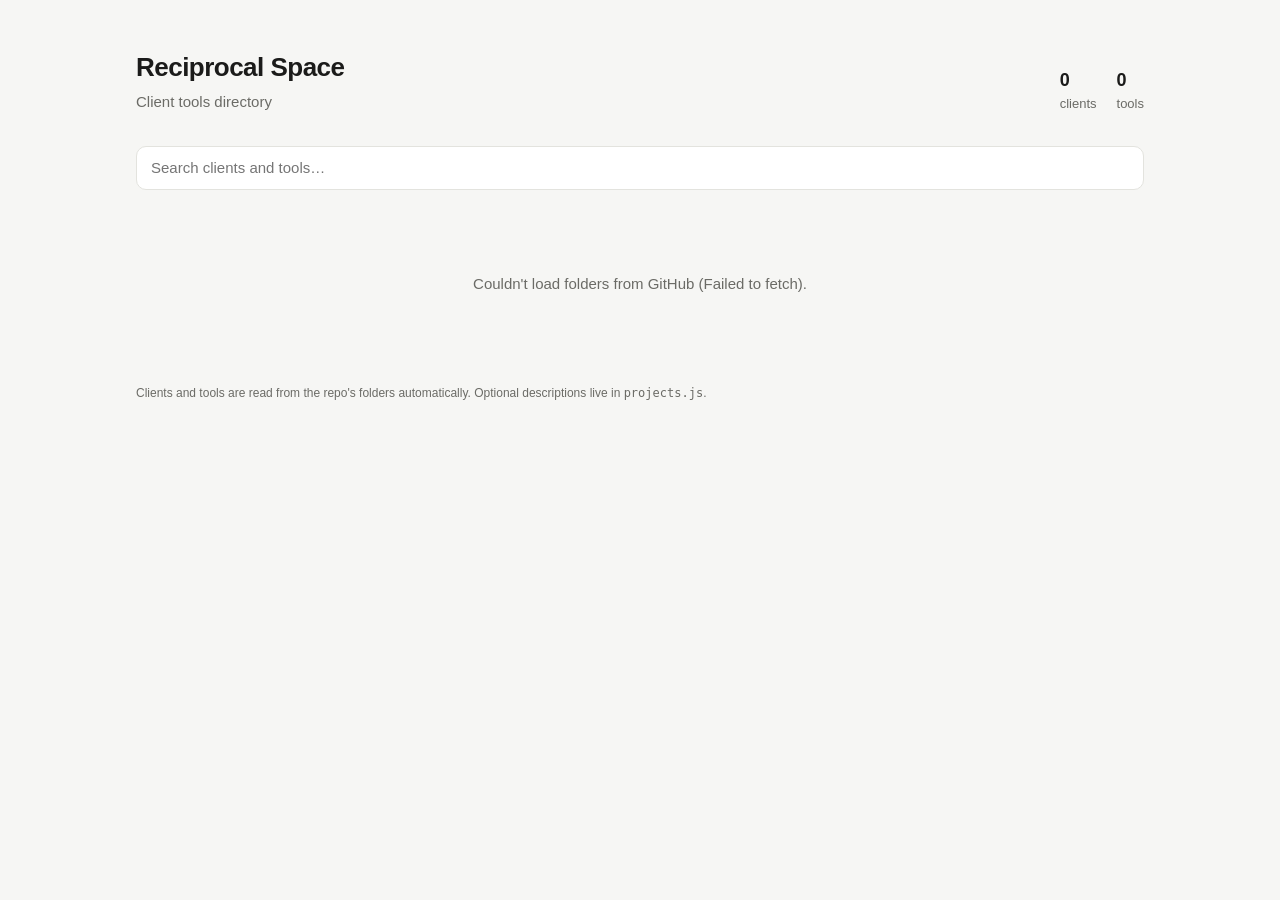
<file: index.html>
<!doctype html>
<html lang="en">
<head>
  <meta charset="utf-8">
  <meta name="viewport" content="width=device-width, initial-scale=1">
  <title>Reciprocal Space Tools</title>
  <style>
    :root {
      --bg: #f6f6f4;
      --surface: #ffffff;
      --text: #1b1b1a;
      --muted: #6b6b66;
      --border: #e3e3de;
      --accent: #2f5bd3;
      --accent-soft: #e8eefc;
      --live: #1f8a4c;
      --wip: #b7791f;
    }
    @media (prefers-color-scheme: dark) {
      :root:not([data-theme="light"]) {
        --bg: #121212;
        --surface: #1c1c1b;
        --text: #ececea;
        --muted: #9a9a94;
        --border: #2e2e2c;
        --accent: #7fa1ff;
        --accent-soft: #1f2940;
        --live: #4cc47f;
        --wip: #e0a84a;
      }
    }
    :root[data-theme="dark"] {
      --bg: #121212;
      --surface: #1c1c1b;
      --text: #ececea;
      --muted: #9a9a94;
      --border: #2e2e2c;
      --accent: #7fa1ff;
      --accent-soft: #1f2940;
      --live: #4cc47f;
      --wip: #e0a84a;
    }
    * { box-sizing: border-box; }
    body {
      margin: 0;
      background: var(--bg);
      color: var(--text);
      font: 15px/1.5 -apple-system, BlinkMacSystemFont, "Segoe UI", Inter, sans-serif;
    }
    .wrap { max-width: 1040px; margin: 0 auto; padding: 48px 16px 64px; }
    header { display: flex; flex-wrap: wrap; gap: 16px; align-items: end; justify-content: space-between; margin-bottom: 32px; }
    h1 { margin: 0; font-size: 26px; letter-spacing: -0.02em; }
    .sub { margin: 4px 0 0; color: var(--muted); }
    .stats { display: flex; gap: 20px; color: var(--muted); font-size: 13px; }
    .stats b { color: var(--text); font-size: 18px; display: block; }
    input[type="search"] {
      width: 100%; padding: 10px 14px; margin-bottom: 28px;
      border: 1px solid var(--border); border-radius: 10px;
      background: var(--surface); color: var(--text); font: inherit;
    }
    input[type="search"]:focus { outline: 2px solid var(--accent); outline-offset: 1px; }
    .grid { display: grid; grid-template-columns: repeat(auto-fill, minmax(300px, 1fr)); gap: 16px; }
    .client {
      background: var(--surface); border: 1px solid var(--border);
      border-radius: 14px; padding: 20px; display: flex; flex-direction: column;
    }
    .client-head { display: flex; justify-content: space-between; align-items: baseline; gap: 8px; }
    .client h2 { margin: 0; font-size: 18px; }
    .client h2 a { color: inherit; text-decoration: none; }
    .client h2 a:hover { color: var(--accent); }
    .count { font-size: 12px; color: var(--muted); white-space: nowrap; }
    .client p.desc { margin: 4px 0 0; color: var(--muted); font-size: 14px; }
    ul.tools { list-style: none; margin: 16px 0 0; padding: 0; display: grid; gap: 6px; }
    ul.tools a {
      display: block; padding: 10px 12px; border-radius: 8px;
      text-decoration: none; color: var(--text); border: 1px solid var(--border);
    }
    ul.tools a:hover { border-color: var(--accent); background: var(--accent-soft); }
    .tool-name { font-weight: 600; display: flex; align-items: center; gap: 8px; }
    .tool-desc { display: block; color: var(--muted); font-size: 13px; margin-top: 2px; }
    .badge { font-size: 11px; font-weight: 600; padding: 1px 7px; border-radius: 999px; border: 1px solid currentColor; }
    .badge.live { color: var(--live); }
    .badge.wip { color: var(--wip); }
    .empty { margin-top: 16px; color: var(--muted); font-size: 13px; font-style: italic; }
    .none { color: var(--muted); text-align: center; padding: 40px 0; }
    footer { margin-top: 48px; color: var(--muted); font-size: 12px; }
    code { font-size: 12px; }
  </style>
</head>
<body>
  <div class="wrap">
    <header>
      <div>
        <h1>Reciprocal Space</h1>
        <p class="sub">Client tools directory</p>
      </div>
      <div class="stats">
        <div><b id="stat-clients">0</b>clients</div>
        <div><b id="stat-tools">0</b>tools</div>
      </div>
    </header>

    <input type="search" id="q" placeholder="Search clients and tools…" aria-label="Search clients and tools">
    <div class="grid" id="grid"></div>
    <p class="none" id="none" hidden>No matches.</p>

    <footer>Clients and tools are read from the repo's folders automatically. Optional descriptions live in <code>projects.js</code>.</footer>
  </div>

  <script src="projects.js"></script>
  <script>
    // Top-level folders are clients; folders inside them are tools.
    // On GitHub Pages (owner.github.io/repo/) the repo is detected from the URL;
    // anywhere else (local preview) it falls back to FALLBACK_REPO.
    const FALLBACK_REPO = "ross-hall/RS-Repo-2";
    const meta = window.RS_META || {};
    const grid = document.getElementById("grid");
    const none = document.getElementById("none");
    let projects = [];

    const el = (tag, props = {}, ...children) => {
      const n = Object.assign(document.createElement(tag), props);
      children.flat().forEach(c => c != null && n.append(c));
      return n;
    };

    function detectRepo() {
      const m = location.hostname.match(/^([^.]+)\.github\.io$/);
      const first = location.pathname.split("/").filter(Boolean)[0];
      if (m && first) return `${m[1]}/${first}`;
      return FALLBACK_REPO;
    }

    const skip = name => name.startsWith(".") || name.startsWith("_") || name === "node_modules";
    const encodePath = path => path.split("/").map(encodeURIComponent).join("/");

    async function loadProjects() {
      const repo = detectRepo();
      const res = await fetch(`https://api.github.com/repos/${repo}/git/trees/HEAD?recursive=1`);
      if (!res.ok) throw new Error(`GitHub API returned ${res.status}`);
      const { tree } = await res.json();

      const dirs = new Set(tree.filter(e => e.type === "tree").map(e => e.path));
      const files = new Set(tree.filter(e => e.type === "blob").map(e => e.path));
      // Folders with an index.html open as pages; others open on GitHub.
      const link = path => files.has(`${path}/index.html`)
        ? `${encodePath(path)}/`
        : `https://github.com/${repo}/tree/HEAD/${encodePath(path)}`;

      const clients = [...dirs].filter(p => !p.includes("/") && !skip(p));
      return clients.map(c => ({
        name: c,
        path: link(c),
        ...meta[c],
        tools: [...dirs]
          .filter(p => p.startsWith(c + "/") && p.split("/").length === 2)
          .filter(p => !skip(p.split("/")[1]) && !meta[p]?.hidden)
          .map(p => ({ name: p.split("/")[1], path: link(p), ...meta[p] })),
      })).filter(c => !c.hidden);
    }

    function render(query) {
      const q = query.trim().toLowerCase();
      const hit = s => (s || "").toLowerCase().includes(q);
      grid.replaceChildren();

      const sorted = [...projects].sort((a, b) => a.name.localeCompare(b.name));
      for (const client of sorted) {
        const tools = [...client.tools].sort((a, b) => a.name.localeCompare(b.name));
        const clientMatch = !q || hit(client.name) || hit(client.description);
        const shown = clientMatch ? tools : tools.filter(t => hit(t.name) || hit(t.description));
        if (!clientMatch && !shown.length) continue;

        const card = el("section", { className: "client" },
          el("div", { className: "client-head" },
            el("h2", {}, el("a", { href: client.path, textContent: client.name })),
            el("span", { className: "count", textContent: `${tools.length} tool${tools.length === 1 ? "" : "s"}` })
          ),
          client.description ? el("p", { className: "desc", textContent: client.description }) : null,
          shown.length
            ? el("ul", { className: "tools" }, shown.map(t =>
                el("li", {}, el("a", { href: t.path },
                  el("span", { className: "tool-name" }, t.name,
                    t.status ? el("span", { className: `badge ${t.status}`, textContent: t.status }) : null),
                  t.description ? el("span", { className: "tool-desc", textContent: t.description }) : null
                ))))
            : el("p", { className: "empty", textContent: "No tools yet." })
        );
        grid.append(card);
      }
      none.hidden = grid.children.length > 0;
    }

    document.getElementById("q").addEventListener("input", e => render(e.target.value));

    loadProjects()
      .then(p => {
        projects = p;
        document.getElementById("stat-clients").textContent = projects.length;
        document.getElementById("stat-tools").textContent =
          projects.reduce((sum, c) => sum + c.tools.length, 0);
        render(document.getElementById("q").value);
      })
      .catch(err => {
        none.textContent = `Couldn't load folders from GitHub (${err.message}).`;
        none.hidden = false;
      });
  </script>
</body>
</html>
</file>
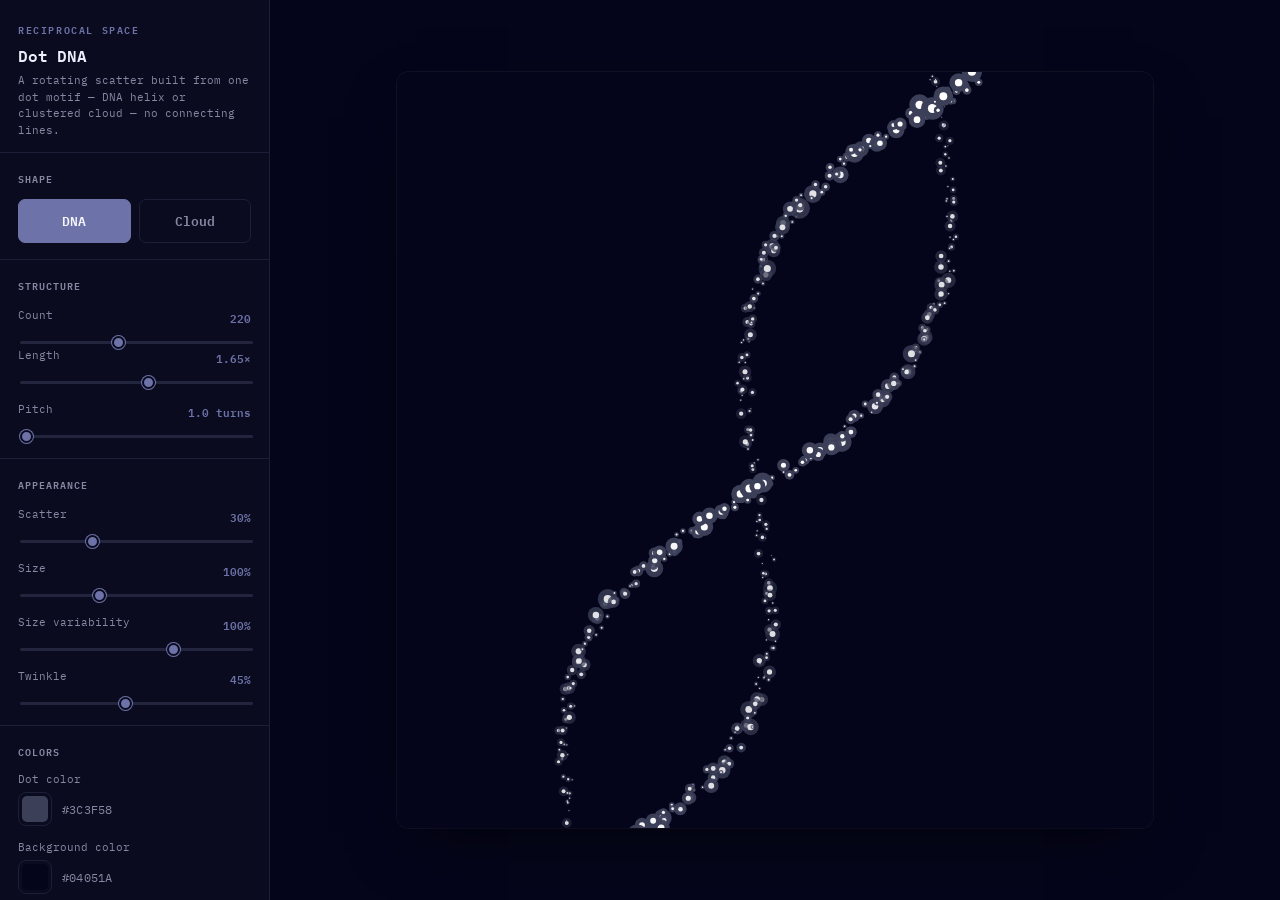
<file: DeepLife/Dot DNA/index.html>
<!DOCTYPE html>
<html lang="en">
<head>
<meta charset="UTF-8">
<title>Dot DNA</title>
<link rel="stylesheet" href="https://fonts.googleapis.com/css2?family=IBM+Plex+Mono:wght@400;500;600&display=swap">
<style>
  :root{
    --app-bg: #04051a;
    --panel-bg: #0a0b1e;
    --panel-border: #1d1f38;
    --ink: #eceefb;
    --ink-dim: #8688a3;
    --accent: #6d72a8;
    --accent-ink: #f4f5fb;
    --track: #23253e;
  }
  *{ box-sizing:border-box; }
  html,body{ margin:0; height:100%; background:var(--app-bg); color:var(--ink);
    font-family:'IBM Plex Mono', ui-monospace, 'SF Mono', Menlo, monospace; }
  .app{ display:flex; height:100vh; width:100vw; overflow:hidden; }

  .sidebar{
    width:270px; min-width:270px; background:var(--panel-bg);
    border-right:1px solid var(--panel-border);
    display:flex; flex-direction:column; overflow-y:auto;
  }
  .sidebar-head{ padding:20px 18px 14px; border-bottom:1px solid var(--panel-border); }
  .eyebrow{ font-size:10px; letter-spacing:.16em; text-transform:uppercase; color:var(--accent); font-weight:600; margin-bottom:4px; }
  .sidebar-head h1{ font-size:16px; margin:0 0 3px; font-weight:600; letter-spacing:-.01em; color:var(--ink); }
  .sidebar-head p{ font-size:11px; color:var(--ink-dim); margin:0; line-height:1.5; }

  .section{ padding:16px 18px; border-bottom:1px solid var(--panel-border); }
  .section h2{ font-size:10px; text-transform:uppercase; letter-spacing:.1em; color:var(--ink-dim); margin:0 0 12px; font-weight:600; }

  label.field{ display:block; font-size:11px; color:var(--ink-dim); margin:14px 0 6px; }
  label.field:first-child{ margin-top:0; }
  .range-val{ float:right; color:var(--accent); font-weight:600; }
  input[type=range]{
    width:100%; -webkit-appearance:none; appearance:none; height:3px; border-radius:2px;
    background:var(--track); outline:none;
  }
  input[type=range]::-webkit-slider-thumb{
    -webkit-appearance:none; width:13px; height:13px; border-radius:50%;
    background:var(--accent); cursor:pointer; border:2px solid var(--panel-bg); box-shadow:0 0 0 1px var(--accent);
  }
  input[type=range]::-moz-range-thumb{
    width:13px; height:13px; border-radius:50%; background:var(--accent); cursor:pointer; border:2px solid var(--panel-bg); box-shadow:0 0 0 1px var(--accent);
  }
  input[type=number]{
    width:100%; background:#12142a; border:1px solid var(--panel-border); color:var(--ink);
    border-radius:6px; padding:7px 9px; font-family:inherit; font-size:12.5px;
  }

  .toggle-row{ display:flex; gap:8px; }
  .toggle-row button{
    flex:1; background:transparent; color:var(--ink-dim); border:1px solid var(--panel-border);
  }
  .toggle-row button.active{ background:var(--accent); color:var(--accent-ink); border-color:var(--accent); }
  .toggle-row button:hover:not(.active){ border-color:var(--accent); color:var(--ink); }

  .color-row{ display:flex; align-items:center; gap:10px; }
  input[type=color]{
    -webkit-appearance:none; appearance:none; width:34px; height:34px; padding:0;
    border:1px solid var(--panel-border); border-radius:8px; background:none; cursor:pointer; flex-shrink:0;
  }
  input[type=color]::-webkit-color-swatch-wrapper{ padding:3px; }
  input[type=color]::-webkit-color-swatch{ border:none; border-radius:5px; }
  input[type=color]::-moz-color-swatch{ border:none; border-radius:5px; }
  .color-hex{ font-size:11.5px; color:var(--ink-dim); letter-spacing:.02em; }

  button{
    font-family:inherit; font-size:12.5px; font-weight:600; cursor:pointer;
    border-radius:7px; border:1px solid transparent; padding:10px 14px; width:100%;
    transition: transform .08s ease, background .15s, border-color .15s, opacity .15s;
  }
  button:active{ transform:scale(0.98); }
  button:disabled{ opacity:.5; cursor:default; transform:none; }
  .btn-primary{ background:var(--accent); color:var(--accent-ink); }
  .btn-primary:hover:not(:disabled){ background:#8388c4; }
  .btn-secondary{ background:transparent; color:var(--ink); border-color:var(--panel-border); }
  .btn-secondary:hover:not(:disabled){ border-color:var(--accent); color:var(--accent); }

  .checkbox-row{ display:flex; align-items:center; gap:8px; font-size:12px; color:var(--ink-dim); cursor:pointer; margin-top:12px; }
  .checkbox-row:first-child{ margin-top:0; }
  .checkbox-row input{ accent-color:var(--accent); width:14px; height:14px; }

  .status-line{ font-size:10.5px; color:var(--accent); margin-top:10px; min-height:13px; line-height:1.5; }
  .footer-space{ flex:1; }
  .hint{ font-size:10.5px; color:var(--ink-dim); line-height:1.6; }

  .stage-wrap{ flex:1; position:relative; display:flex; align-items:center; justify-content:center; background:var(--app-bg); }
  .stage-card{
    border-radius:12px; overflow:hidden; box-shadow:0 24px 60px -20px rgba(0,0,0,.6), 0 0 0 1px rgba(255,255,255,.05);
    width:min(84vw,84vh); height:min(84vw,84vh);
  }
  canvas{ display:block; width:100%; height:100%; }
</style>
</head>
<body>
<div class="app">
  <div class="sidebar">
    <div class="sidebar-head">
      <div class="eyebrow">Reciprocal Space</div>
      <h1>Dot DNA</h1>
      <p>A rotating scatter built from one dot motif — DNA helix or clustered cloud — no connecting lines.</p>
    </div>

    <div class="section">
      <h2>Shape</h2>
      <div class="toggle-row">
        <button class="active" id="btn-shape-dna">DNA</button>
        <button id="btn-shape-cloud">Cloud</button>
      </div>
    </div>

    <div class="section">
      <h2>Structure</h2>
      <label class="field">Count <span class="range-val" id="val-count">220</span></label>
      <input type="range" id="rng-count" min="20" max="500" step="5" value="220">

      <div id="dna-fields">
        <label class="field">Length <span class="range-val" id="val-length">1.65×</span></label>
        <input type="range" id="rng-length" min="0.6" max="2.5" step="0.05" value="1.65">

        <label class="field">Pitch <span class="range-val" id="val-pitch">1.0 turns</span></label>
        <input type="range" id="rng-pitch" min="1" max="6" step="0.5" value="1">
      </div>

      <div id="cloud-fields" hidden>
        <label class="field">Zones <span class="range-val" id="val-zones">8</span></label>
        <input type="range" id="rng-zones" min="4" max="12" step="1" value="8">

        <label class="field">Spread <span class="range-val" id="val-spread">1.00×</span></label>
        <input type="range" id="rng-spread" min="0.6" max="1.8" step="0.05" value="1">

        <button class="btn-secondary" id="btn-shuffle" style="margin-top:14px;">Shuffle pattern ⟲</button>
      </div>
    </div>

    <div class="section">
      <h2>Appearance</h2>
      <label class="field">Scatter <span class="range-val" id="val-scatter">30%</span></label>
      <input type="range" id="rng-scatter" min="0" max="100" step="1" value="30">

      <label class="field">Size <span class="range-val" id="val-size">100%</span></label>
      <input type="range" id="rng-size" min="40" max="220" step="5" value="100">

      <label class="field">Size variability <span class="range-val" id="val-sizevar">100%</span></label>
      <input type="range" id="rng-sizevar" min="0" max="150" step="5" value="100">

      <label class="field">Twinkle <span class="range-val" id="val-twinkle">45%</span></label>
      <input type="range" id="rng-twinkle" min="0" max="100" step="1" value="45">
    </div>

    <div class="section">
      <h2>Colors</h2>
      <div id="dot-color-field">
        <label class="field">Dot color</label>
        <div class="color-row">
          <input type="color" id="clr-dot" value="#3c3f58">
          <span class="color-hex" id="val-dot-color">#3C3F58</span>
        </div>
      </div>
      <div class="hint" id="cloud-color-note" hidden style="margin:0 0 14px; padding:0; border-top:none;">
        Cloud zones use a fixed 10-color categorical palette, cycling if there are more than 10 zones.
      </div>

      <label class="field">Background color</label>
      <div class="color-row">
        <input type="color" id="clr-bg" value="#04051a">
        <span class="color-hex" id="val-bg-color">#04051A</span>
      </div>
    </div>

    <div class="section">
      <h2>Motion</h2>
      <div id="cloud-motion-fields" hidden>
        <label class="checkbox-row"><input type="checkbox" id="chk-rotate" checked> Rotate</label>
        <label class="checkbox-row"><input type="checkbox" id="chk-morph"> Morph through patterns</label>
      </div>

      <label class="field">Speed <span class="range-val" id="val-speed">1.0×</span></label>
      <input type="range" id="rng-speed" min="0.25" max="3" step="0.05" value="1">

      <label class="field">Angle <span class="range-val" id="val-angle">25°</span></label>
      <input type="range" id="rng-angle" min="-90" max="90" step="1" value="25">
    </div>

    <div class="section">
      <h2>Export</h2>
      <label class="field">Loops</label>
      <input type="number" id="num-loops" min="1" max="6" value="1">
      <button class="btn-primary" id="btn-export" style="margin-top:10px;">Export video (.mp4)</button>
      <div class="status-line" id="status"></div>
    </div>

    <div class="footer-space"></div>
    <div class="section" style="border-bottom:none;">
      <div class="hint">
        Rotation is continuous, so any speed loops seamlessly — Loops just
        records more turns in one file. MP4 export uses Chrome/Edge's own
        built-in recorder; other browsers can still view the live animation.
      </div>
    </div>
  </div>

  <div class="stage-wrap">
    <div class="stage-card"><canvas id="stage"></canvas></div>
  </div>
</div>

<script>
(function(){

  // ====================== TUNABLES ======================
  const VB = 760;              // world-space stage size (square) — the strand can run longer than this and simply crops at the edges
  const RADIUS = 90;           // helix radius (strand-to-axis distance), world units
  const LENGTH_BASE = 520;     // vertical extent of the helix at Length = 1×, world units
  const BASE_PERIOD_SEC = 8;   // seconds per revolution at speed 1.0×
  const DOT_OUTER_R = 5;       // base outer-ring radius, world units — the reference dot's muted disc
  const DOT_INNER_R = 2;       // base white-core radius, world units
  // Scatter (0–100%) maps onto both jitter axes together — how far a dot can
  // stray perpendicular to the strand's true centerline (world units), and
  // how far it can stray from its even along-strand slot (as a fraction of
  // slot spacing). 0% is a clean, evenly-spaced double helix; 100% pushes
  // both most of the way toward losing the shape entirely.
  const SCATTER_JITTER_MAX = 26;
  const SLOT_JITTER_MAX = 0.95;
  // Twinkle (0–100%) scales a per-dot size pulse. Each dot pulses at its own
  // random INTEGER multiple of the rotation angle and its own random phase —
  // integer frequencies are what keep this exactly loop-safe: sin(freq*rot)
  // is unchanged whenever rot advances by a full 2π (one full revolution,
  // the animation's own loop point), for any integer freq, regardless of
  // rotation speed. Different per-dot frequencies/phases desync the dots
  // from each other so they don't pulse in unison.
  const TWINKLE_AMPLITUDE_MAX = 0.55;
  const TWINKLE_FREQ_MIN = 2, TWINKLE_FREQ_MAX = 7; // integer cycles per revolution

  // Cloud shape: a t-SNE-style scatter of colored clusters ("zones"), built
  // from the exact same dot motif as DNA. Each zone gets a blob center, its
  // own radius and point-count weight, and (sometimes) a trailing "tendril"
  // direction so zones read as irregular, organic blobs rather than perfect
  // circles — closer to how a real embedding plot looks.
  const CLOUD_PALETTE = ['#4C78C8','#F28E2B','#54A24B','#E15759','#9D6FC4','#8C6D5C','#E377C2','#9AA0A6','#B5BD2E','#54C4C4'];
  const CLOUD_AREA = 620;          // side length of the square zone-center placement area, world units
  const CLOUD_BLOB_MIN = 45, CLOUD_BLOB_MAX = 105; // per-zone blob radius range, world units, before Spread/Scatter scaling
  const CLOUD_TENDRIL_CHANCE = 0.4;
  const CLOUD_TENDRIL_LEN_MIN = 1.6, CLOUD_TENDRIL_LEN_MAX = 3.2; // multiple of the zone's own blob radius
  const CLOUD_TENDRIL_POINT_FRAC = 0.28; // fraction of a tendril zone's points placed along the tendril
  const CLOUD_DEPTH_NORM = 380; // reference radius for depth normalization — Cloud's r values run much larger than DNA's fixed RADIUS
  // Morph: Cloud keeps 4 fixed, independently-shuffled keyframe patterns
  // (built once per Shuffle/regenerate — never re-randomized mid-loop, or
  // every cycle would look different and the loop would break). One full
  // rotation period (rot advancing by 2π — the scene's own established loop
  // point) maps to exactly one full lap through all 4 keyframes and back to
  // the first, so the morph and the rotation always complete together: the
  // cloud moves to a new pattern 3 times (keyframes 1, 2, 3), then the 4th
  // transition returns it to the exact pattern it started with.
  const CLOUD_MORPH_KEYFRAMES = 4;

  const VIDEO_FPS = 30;
  const VIDEO_DIM = 1080;
  const VIDEO_BITRATE = 12_000_000;

  // The dot's core always stays white — it's the fixed highlight that reads
  // against any dot/background color combination. Dot (disc) color and
  // background color are both user-adjustable — see STATE below. Cloud zone
  // colors come from CLOUD_PALETTE instead, baked into each point.
  const CORE = '#ffffff';

  // ====================== STATE ======================
  let shapeMode = 'dna'; // 'dna' | 'cloud'
  let count = 220, pitch = 1, speedMult = 1, angleDeg = 25, scatterPct = 30;
  let lengthMult = 1.65, sizePct = 100, sizeVarPct = 100, twinklePct = 45;
  let dotColor = '#3c3f58', bgColor = '#04051a';
  let cloudZones = 8, cloudSpread = 1;
  let cloudRotate = true, cloudMorph = false;
  let cloudKeyframes = null; // 4 fixed patterns for Morph, built alongside `points` whenever shape/structure changes
  let points = []; // flat array, built by regenerateLayout() — every point has {r, theta0, y, dx, dy, ...}
  let rotation = 0;
  let lastTs = null;
  let rafId = null;

  const canvas = document.getElementById('stage');
  let ctx = canvas.getContext('2d'); // drawScene always draws through this — export retargets it temporarily

  // ---- layout: every point (DNA or Cloud) is projected the same way at draw
  // time: theta = theta0 + rotation; x = cx + r*cos(theta); z = r*sin(theta);
  // y is fixed (the rotation axis is vertical). DNA gives every dot the SAME
  // r (=RADIUS) and varies theta0 (a true helix, constant radius); Cloud
  // gives every point theta0=0 and a per-point signed r (its horizontal
  // offset from center) — a flat 2D scatter that spins edge-on through its
  // own plane, like a rotating coin. One shared draw path, two layouts.
  function regenerateLayout(){
    if(shapeMode === 'dna'){
      points = buildDnaPoints();
      cloudKeyframes = null;
    } else {
      // 4 independently-shuffled patterns, fixed until the next Shuffle/regen
      cloudKeyframes = [];
      for(let k=0;k<CLOUD_MORPH_KEYFRAMES;k++) cloudKeyframes.push(buildCloudPoints());
      points = cloudKeyframes[0]; // the non-Morph static view
    }
  }

  // Blends between two of the fixed Cloud keyframes for the current instant
  // of a continuously-advancing `rot` — see CLOUD_MORPH_KEYFRAMES above for
  // why this is loop-safe. Position (r, y) is interpolated; color/size/
  // twinkle identity always comes from keyframe 0, so a dot's "personality"
  // stays stable across the morph and only its position moves.
  function computeMorphedPoints(rot){
    const cyclePos = ((rot % (Math.PI*2)) / (Math.PI*2)) * CLOUD_MORPH_KEYFRAMES;
    const segIndex = Math.floor(cyclePos) % CLOUD_MORPH_KEYFRAMES;
    const nextIndex = (segIndex+1) % CLOUD_MORPH_KEYFRAMES;
    const localT = cyclePos - Math.floor(cyclePos);
    const eased = localT*localT*(3-2*localT); // smoothstep — avoids a velocity snap at each keyframe boundary
    const a = cloudKeyframes[segIndex], b = cloudKeyframes[nextIndex], meta = cloudKeyframes[0];
    const out = new Array(a.length);
    for(let i=0;i<a.length;i++){
      const pa = a[i], pb = b[i], pm = meta[i];
      out[i] = {
        r: pa.r + (pb.r-pa.r)*eased,
        theta0: 0,
        y: pa.y + (pb.y-pa.y)*eased,
        dx: 0, dy: 0,
        zoneColor: pm.zoneColor,
        rawSizeFactor: pm.rawSizeFactor,
        twinkleFreq: pm.twinkleFreq, twinklePhase: pm.twinklePhase, twinkleAmpMul: pm.twinkleAmpMul
      };
    }
    return out;
  }

  // shared per-point randomization: raw size factor (blended toward uniform
  // by Size variability at draw time) and this dot's own twinkle pulse
  function makePointMeta(){
    return {
      rawSizeFactor: 0.4 + Math.pow(Math.random(), 1.8)*1.4,
      twinkleFreq: TWINKLE_FREQ_MIN + Math.floor(Math.random()*(TWINKLE_FREQ_MAX-TWINKLE_FREQ_MIN+1)),
      twinklePhase: Math.random()*Math.PI*2,
      twinkleAmpMul: 0.5 + Math.random()*0.7
    };
  }

  // Each dot sits near an even slot along its strand, but both its along-
  // strand position and its perpendicular offset get randomized within a
  // bounded range — a real scatter, not a rigid grid, while staying close
  // enough to the ideal helix curve to still read as two coherent strands.
  function buildDnaPoints(){
    const strandSpan = LENGTH_BASE*lengthMult;
    const cy = VB/2;
    const yTop = cy - strandSpan/2;
    const slotSpacing = count > 1 ? 1/(count-1) : 0;
    const scatterFrac = scatterPct/100;
    const scatterJitter = SCATTER_JITTER_MAX*scatterFrac;
    const slotJitter = SLOT_JITTER_MAX*scatterFrac;

    const pts = [];
    ['A','B'].forEach(strand => {
      const phase = strand === 'B' ? Math.PI : 0;
      for(let i=0;i<count;i++){
        const slot = count > 1 ? i/(count-1) : 0.5;
        const u = Math.max(0, Math.min(1, slot + (Math.random()-0.5)*slotSpacing*slotJitter*2));
        const a = Math.random()*Math.PI*2, rr = Math.sqrt(Math.random())*scatterJitter;
        pts.push({
          r: RADIUS,
          theta0: u*Math.PI*2*pitch + phase,
          y: yTop + u*strandSpan,
          dx: Math.cos(a)*rr, dy: Math.sin(a)*rr,
          ...makePointMeta()
        });
      }
    });
    return pts;
  }

  // A t-SNE-style scatter of colored clusters, built from the same dot
  // motif. Zone centers are placed with simple rejection sampling so they
  // don't pile on each other; each zone is an off-circle blob (a random
  // stretch axis keeps them from all being perfect circles) and sometimes
  // grows a thinning "tendril" — a small fraction of its points laid out
  // along a random direction instead of scattered radially — so the cloud
  // reads as organic cluster shapes rather than uniform dots.
  function buildCloudPoints(){
    const cy = VB/2;
    const scatterFrac = scatterPct/100;
    const tightness = 0.35 + scatterFrac*1.3; // Scatter reused here as blob looseness
    const areaHalf = CLOUD_AREA*cloudSpread/2;
    const minCenterDist = (CLOUD_BLOB_MIN+CLOUD_BLOB_MAX)/2 * 0.9;

    const centers = [];
    for(let i=0;i<cloudZones;i++){
      let zx, zy, tries = 0;
      do{
        zx = (Math.random()*2-1)*areaHalf;
        zy = (Math.random()*2-1)*areaHalf;
        tries++;
      } while(tries < 40 && centers.some(c => Math.hypot(c.x-zx, c.y-zy) < minCenterDist));
      centers.push({ x: zx, y: zy });
    }

    const pts = [];
    centers.forEach((center, zi) => {
      const color = CLOUD_PALETTE[zi % CLOUD_PALETTE.length];
      const blobR = (CLOUD_BLOB_MIN + Math.random()*(CLOUD_BLOB_MAX-CLOUD_BLOB_MIN)) * tightness;
      const stretchAngle = Math.random()*Math.PI*2;
      const stretchX = 0.7 + Math.random()*0.7, stretchY = 0.7 + Math.random()*0.7;
      const hasTendril = Math.random() < CLOUD_TENDRIL_CHANCE;
      const tendrilAngle = Math.random()*Math.PI*2;
      const tendrilLen = blobR * (CLOUD_TENDRIL_LEN_MIN + Math.random()*(CLOUD_TENDRIL_LEN_MAX-CLOUD_TENDRIL_LEN_MIN));

      for(let i=0;i<count;i++){
        let px, py;
        if(hasTendril && Math.random() < CLOUD_TENDRIL_POINT_FRAC){
          const t = Math.pow(Math.random(), 0.6); // biased toward the tip, so it thins out
          const along = t*tendrilLen;
          const perp = (Math.random()-0.5)*2 * blobR*0.3*(1-t*0.8); // taper the tendril's own thickness
          const ax = Math.cos(tendrilAngle), ay = Math.sin(tendrilAngle);
          px = ax*along - ay*perp;
          py = ay*along + ax*perp;
        } else {
          const angle = Math.random()*Math.PI*2;
          const radius = Math.sqrt(Math.random())*blobR;
          const lx = Math.cos(angle)*radius*stretchX, ly = Math.sin(angle)*radius*stretchY;
          px = lx*Math.cos(stretchAngle) - ly*Math.sin(stretchAngle);
          py = lx*Math.sin(stretchAngle) + ly*Math.cos(stretchAngle);
        }
        pts.push({
          r: center.x + px,
          theta0: 0,
          y: cy + center.y + py,
          dx: 0, dy: 0,
          zoneColor: color,
          ...makePointMeta()
        });
      }
    });
    return pts;
  }

  function rotate2D(x, y, cx, cy, rad){
    const dx = x-cx, dy = y-cy;
    const c = Math.cos(rad), s = Math.sin(rad);
    return { x: cx + dx*c - dy*s, y: cy + dx*s + dy*c };
  }

  // norm is the reference radius for this shape mode — DNA's fixed helix
  // RADIUS, or Cloud's much larger point-spread constant. Clamped: Cloud's
  // per-point r can exceed the norm out near a zone's outer edge, and an
  // unclamped t would blow depthScale/depthOpacity outside their real range.
  function depthT(z, norm){ return Math.max(0, Math.min(1, (z/norm + 1)/2)); } // 0 = far, 1 = near
  function depthScale(t){ return 0.6 + t*0.6; }    // 0.6 – 1.2
  function depthOpacity(t){ return 0.4 + t*0.6; }  // 0.4 – 1.0

  // ---- draws the full scene into ctx, in world coordinates (0..VB), at the given rotation/angle ----
  function drawScene(rot, angleRad){
    const cx = VB/2, cy = VB/2;

    ctx.fillStyle = bgColor;
    ctx.fillRect(0, 0, VB, VB);

    const sizeScale = sizePct/100;
    const sizeVarFrac = sizeVarPct/100;
    const twinkleFrac = twinklePct/100;
    const depthNorm = shapeMode === 'dna' ? RADIUS : CLOUD_DEPTH_NORM;

    // spinRot drives the 3D projection only; rot itself (the true,
    // always-advancing clock) still drives twinkle and the Morph cycle even
    // when Rotate is off — turning the visual spin off "freezes the camera",
    // it doesn't stop the animation's underlying clock.
    const spinRot = (shapeMode === 'cloud' && !cloudRotate) ? 0 : rot;
    const framePoints = (shapeMode === 'cloud' && cloudMorph && cloudKeyframes)
      ? computeMorphedPoints(rot)
      : points;

    const items = [];
    framePoints.forEach(d => {
      const theta = d.theta0 + spinRot;
      const x = cx + d.r*Math.cos(theta);
      const z = d.r*Math.sin(theta);
      const p = rotate2D(x+d.dx, d.y+d.dy, cx, cy, angleRad);
      const twinkle = 1 + TWINKLE_AMPLITUDE_MAX*twinkleFrac*d.twinkleAmpMul*Math.sin(d.twinkleFreq*rot + d.twinklePhase);
      const sizeMul = (1 + (d.rawSizeFactor-1)*sizeVarFrac) * sizeScale * Math.max(0.05, twinkle);
      items.push({ x:p.x, y:p.y, z, sizeMul, color: d.zoneColor });
    });

    items.sort((a,b) => a.z - b.z);
    items.forEach(it => {
      const t = depthT(it.z, depthNorm);
      const s = depthScale(t) * it.sizeMul;
      const op = depthOpacity(t);
      ctx.globalAlpha = op;
      ctx.fillStyle = it.color || dotColor;
      ctx.beginPath(); ctx.arc(it.x, it.y, DOT_OUTER_R*s, 0, Math.PI*2); ctx.fill();
      ctx.globalAlpha = Math.max(op, 0.85);
      ctx.fillStyle = CORE;
      ctx.beginPath(); ctx.arc(it.x, it.y, DOT_INNER_R*s, 0, Math.PI*2); ctx.fill();
    });
    ctx.globalAlpha = 1;
  }

  // ====================== LIVE PREVIEW ======================
  function fitCanvas(){
    const dpr = window.devicePixelRatio || 1;
    const size = canvas.clientWidth;
    canvas.width = Math.round(size*dpr);
    canvas.height = Math.round(size*dpr);
    canvas.__scale = (size*dpr)/VB;
  }
  window.addEventListener('resize', fitCanvas);

  function liveFrame(ts){
    if(lastTs == null) lastTs = ts;
    const dt = (ts - lastTs)/1000;
    lastTs = ts;
    const angularSpeed = (Math.PI*2/BASE_PERIOD_SEC) * speedMult;
    rotation += dt*angularSpeed;

    ctx.save();
    ctx.scale(canvas.__scale, canvas.__scale);
    drawScene(rotation, angleDeg*Math.PI/180);
    ctx.restore();

    rafId = requestAnimationFrame(liveFrame);
  }

  function startLive(){
    fitCanvas();
    if(rafId) cancelAnimationFrame(rafId);
    lastTs = null;
    rafId = requestAnimationFrame(liveFrame);
  }

  // ====================== CONTROLS ======================
  const el = id => document.getElementById(id);
  function syncVal(id, text){ el(id).textContent = text; }

  function setShapeMode(mode){
    shapeMode = mode;
    el('btn-shape-dna').classList.toggle('active', mode === 'dna');
    el('btn-shape-cloud').classList.toggle('active', mode === 'cloud');
    el('dna-fields').hidden = mode !== 'dna';
    el('cloud-fields').hidden = mode !== 'cloud';
    el('dot-color-field').hidden = mode !== 'dna';
    el('cloud-color-note').hidden = mode !== 'cloud';
    el('cloud-motion-fields').hidden = mode !== 'cloud';
    regenerateLayout();
  }
  el('btn-shape-dna').addEventListener('click', () => setShapeMode('dna'));
  el('btn-shape-cloud').addEventListener('click', () => setShapeMode('cloud'));

  el('rng-zones').addEventListener('input', e => {
    cloudZones = parseInt(e.target.value);
    syncVal('val-zones', cloudZones);
    regenerateLayout();
  });
  el('rng-spread').addEventListener('input', e => {
    cloudSpread = parseFloat(e.target.value);
    syncVal('val-spread', cloudSpread.toFixed(2) + '×');
    regenerateLayout();
  });
  el('btn-shuffle').addEventListener('click', () => regenerateLayout());
  el('chk-rotate').addEventListener('change', e => { cloudRotate = e.target.checked; });
  el('chk-morph').addEventListener('change', e => { cloudMorph = e.target.checked; });

  el('rng-count').addEventListener('input', e => {
    count = parseInt(e.target.value);
    syncVal('val-count', count);
    regenerateLayout();
  });
  el('rng-scatter').addEventListener('input', e => {
    scatterPct = parseFloat(e.target.value);
    syncVal('val-scatter', Math.round(scatterPct) + '%');
    regenerateLayout();
  });
  el('rng-length').addEventListener('input', e => {
    lengthMult = parseFloat(e.target.value);
    syncVal('val-length', lengthMult.toFixed(2) + '×');
    regenerateLayout();
  });
  el('rng-pitch').addEventListener('input', e => {
    pitch = parseFloat(e.target.value);
    syncVal('val-pitch', pitch.toFixed(1) + ' turns');
    regenerateLayout();
  });
  el('rng-size').addEventListener('input', e => {
    sizePct = parseFloat(e.target.value);
    syncVal('val-size', Math.round(sizePct) + '%');
  });
  el('rng-sizevar').addEventListener('input', e => {
    sizeVarPct = parseFloat(e.target.value);
    syncVal('val-sizevar', Math.round(sizeVarPct) + '%');
  });
  el('rng-twinkle').addEventListener('input', e => {
    twinklePct = parseFloat(e.target.value);
    syncVal('val-twinkle', Math.round(twinklePct) + '%');
  });
  el('clr-dot').addEventListener('input', e => {
    dotColor = e.target.value;
    syncVal('val-dot-color', dotColor.toUpperCase());
  });
  el('clr-bg').addEventListener('input', e => {
    bgColor = e.target.value;
    syncVal('val-bg-color', bgColor.toUpperCase());
  });
  el('rng-speed').addEventListener('input', e => {
    speedMult = parseFloat(e.target.value);
    syncVal('val-speed', speedMult.toFixed(2) + '×');
  });
  el('rng-angle').addEventListener('input', e => {
    angleDeg = parseFloat(e.target.value);
    syncVal('val-angle', Math.round(angleDeg) + '°');
  });

  // ====================== MP4 EXPORT ======================
  // Same proven approach as Flow Weave's video export: canvas.captureStream()
  // + MediaRecorder, real-time-paced so the recorder's own clock and the
  // drawn animation stay in lockstep, using Chrome/Edge's built-in MP4 muxer.
  let exportInProgress = false;

  function setControlsDisabled(disabled){
    ['btn-shape-dna','btn-shape-cloud','rng-count','rng-zones','rng-spread','btn-shuffle','chk-rotate','chk-morph','rng-scatter','rng-length','rng-pitch','rng-size','rng-sizevar','rng-twinkle','clr-dot','clr-bg','rng-speed','rng-angle','num-loops'].forEach(id => el(id).disabled = disabled);
  }

  el('btn-export').addEventListener('click', async () => {
    if(exportInProgress) return;
    const status = el('status');
    const btn = el('btn-export');

    if(typeof MediaRecorder === 'undefined' || !HTMLCanvasElement.prototype.captureStream){
      status.textContent = 'Video export needs a browser with MediaRecorder + canvas.captureStream support.';
      return;
    }
    const mimeCandidates = ['video/mp4;codecs=avc1,mp4a.40.2', 'video/mp4;codecs=avc1', 'video/mp4'];
    const mimeType = mimeCandidates.find(m => MediaRecorder.isTypeSupported(m));
    if(!mimeType){
      status.textContent = 'MP4 recording needs Chrome or Edge.';
      return;
    }

    exportInProgress = true;
    setControlsDisabled(true);
    btn.disabled = true;
    btn.textContent = 'Recording…';

    const exportCanvas = document.createElement('canvas');
    exportCanvas.width = VIDEO_DIM; exportCanvas.height = VIDEO_DIM;
    exportCanvas.style.cssText = 'position:fixed;left:-99999px;top:0;';
    document.body.appendChild(exportCanvas);
    const exportCtx = exportCanvas.getContext('2d');
    const scale = VIDEO_DIM / VB;

    try{
      const loopsN = Math.max(1, Math.min(6, parseInt(el('num-loops').value) || 1));
      const angularSpeed = (Math.PI*2/BASE_PERIOD_SEC) * speedMult;
      const cycleSec = (Math.PI*2)/angularSpeed;
      const totalSeconds = cycleSec*loopsN;
      const angleRad = angleDeg*Math.PI/180;
      const startRotation = rotation; // continue smoothly from whatever the live preview is showing

      const stream = exportCanvas.captureStream(VIDEO_FPS);
      const [videoTrack] = stream.getVideoTracks();
      const recorder = new MediaRecorder(stream, { mimeType, videoBitsPerSecond: VIDEO_BITRATE });
      const chunks = [];
      recorder.ondataavailable = e => { if(e.data && e.data.size) chunks.push(e.data); };
      const stopped = new Promise(resolve => { recorder.onstop = resolve; });

      recorder.start();
      const t0 = performance.now();
      const frameInterval = 1000/VIDEO_FPS;
      let nextDraw = t0;
      while(true){
        const now = performance.now();
        const elapsed = now - t0;
        if(elapsed >= totalSeconds*1000) break;
        if(now < nextDraw){ await new Promise(r => setTimeout(r, Math.min(nextDraw-now, 50))); continue; }
        const frameRotation = startRotation + (elapsed/1000)*angularSpeed;
        exportCtx.save();
        exportCtx.scale(scale, scale);
        drawSceneOn(exportCtx, frameRotation, angleRad);
        exportCtx.restore();
        videoTrack.requestFrame();
        nextDraw += frameInterval;
        status.textContent = `Recording video: ${(elapsed/1000).toFixed(1)}s / ${totalSeconds.toFixed(1)}s…`;
        await new Promise(r => setTimeout(r, 0));
      }
      recorder.stop();
      await stopped;

      const blob = new Blob(chunks, { type: mimeType });
      const url = URL.createObjectURL(blob);
      const a = document.createElement('a');
      a.href = url; a.download = `dot-dna-${shapeMode}.mp4`;
      document.body.appendChild(a); a.click(); document.body.removeChild(a);
      URL.revokeObjectURL(url);

      status.textContent = `Done — ${loopsN} loop${loopsN>1?'s':''} exported.`;
      setTimeout(() => { status.textContent = ''; }, 4000);
    } catch(err){
      status.textContent = 'Video export failed: ' + (err && err.message ? err.message : err);
    } finally {
      if(exportCanvas.parentNode) exportCanvas.parentNode.removeChild(exportCanvas);
      exportInProgress = false;
      setControlsDisabled(false);
      btn.disabled = false;
      btn.textContent = 'Export video (.mp4)';
    }
  });

  // drawScene always renders through the module-level `ctx` — this thin
  // wrapper lets export redirect the exact same draw logic onto the
  // off-screen export canvas without duplicating it.
  function drawSceneOn(targetCtx, rot, angleRad){
    const prev = ctx;
    ctx = targetCtx;
    drawScene(rot, angleRad);
    ctx = prev;
  }

  // ====================== INIT ======================
  regenerateLayout();
  startLive();
})();
</script>
</body>
</html>
</file>
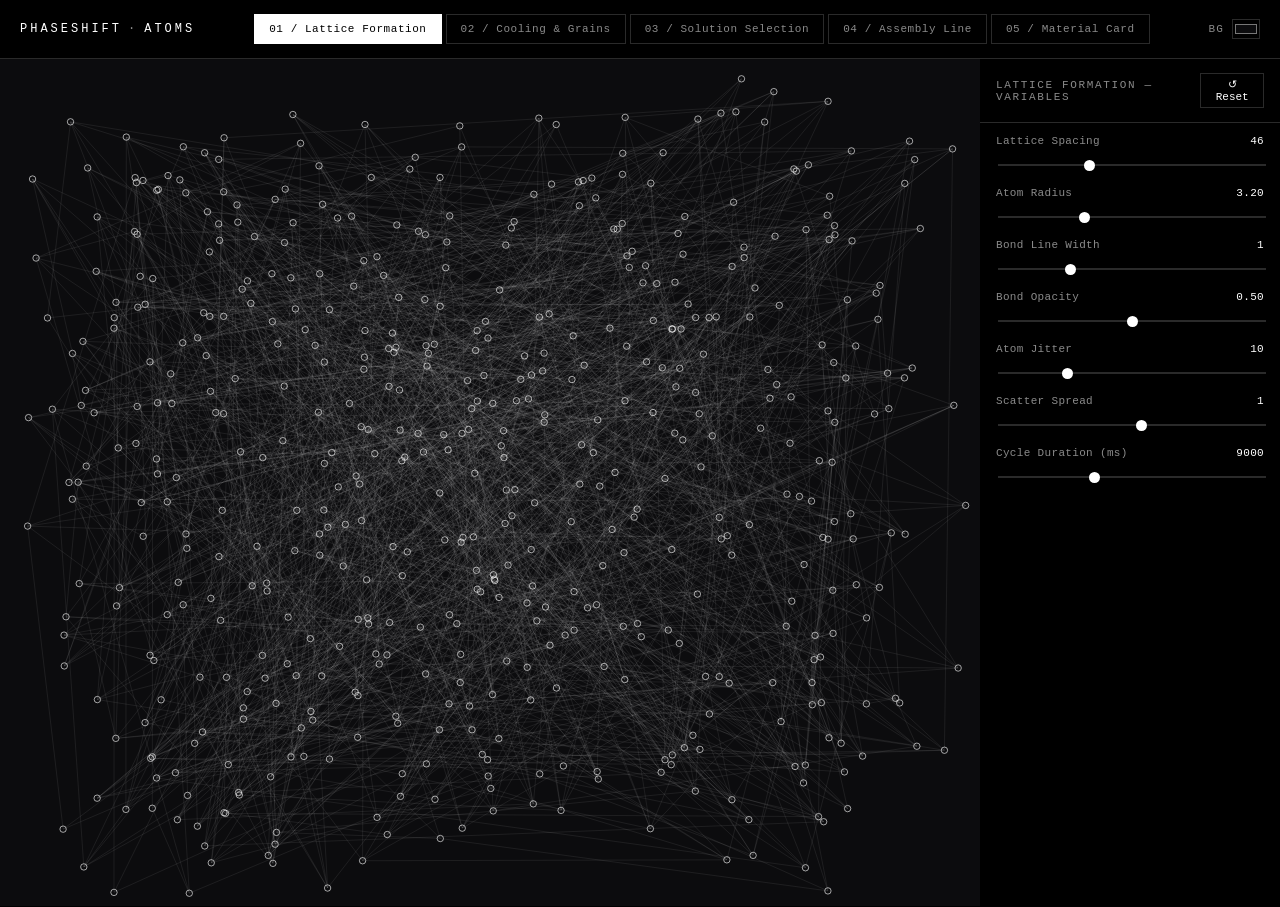
<file: Phaseshift/Atom Generator/index.html>
<!doctype html>
<html lang="en">
<head>
<meta charset="UTF-8" />
<meta name="viewport" content="width=device-width, initial-scale=1.0" />
<title>Phaseshift — Loopable Animations</title>
<link rel="stylesheet" href="style.css" />
</head>
<body>
  <header class="topbar">
    <div class="brand">PHASESHIFT<span>·</span>ATOMS</div>
    <nav class="tabs" id="tabs">
      <button class="tab active" data-anim="lattice">01 / Lattice Formation</button>
      <button class="tab" data-anim="cooling">02 / Cooling &amp; Grains</button>
      <button class="tab" data-anim="cloud">03 / Solution Selection</button>
      <button class="tab" data-anim="assembly">04 / Assembly Line</button>
      <button class="tab" data-anim="material">05 / Material Card</button>
    </nav>
    <label class="bg-picker" title="Canvas background color">
      BG
      <input type="color" id="bg-color-input" value="#0C0C0E" />
    </label>
  </header>

  <main class="layout">
    <div class="stage" id="stage">
      <canvas id="canvas"></canvas>
      <div class="material-overlay" id="material-overlay"></div>
    </div>
    <aside class="panel">
      <div class="panel-header">
        <span id="panel-title">Variables</span>
        <button id="reset-btn" title="Re-randomize this animation">↺ Reset</button>
      </div>
      <div class="panel-body" id="controls"></div>
    </aside>
  </main>

  <script src="js/utils.js"></script>
  <script src="js/lattice.js"></script>
  <script src="js/cooling.js"></script>
  <script src="js/cloud.js"></script>
  <script src="js/assembly.js"></script>
  <script src="js/material.js"></script>
  <script src="js/app.js"></script>
</body>
</html>
</file>
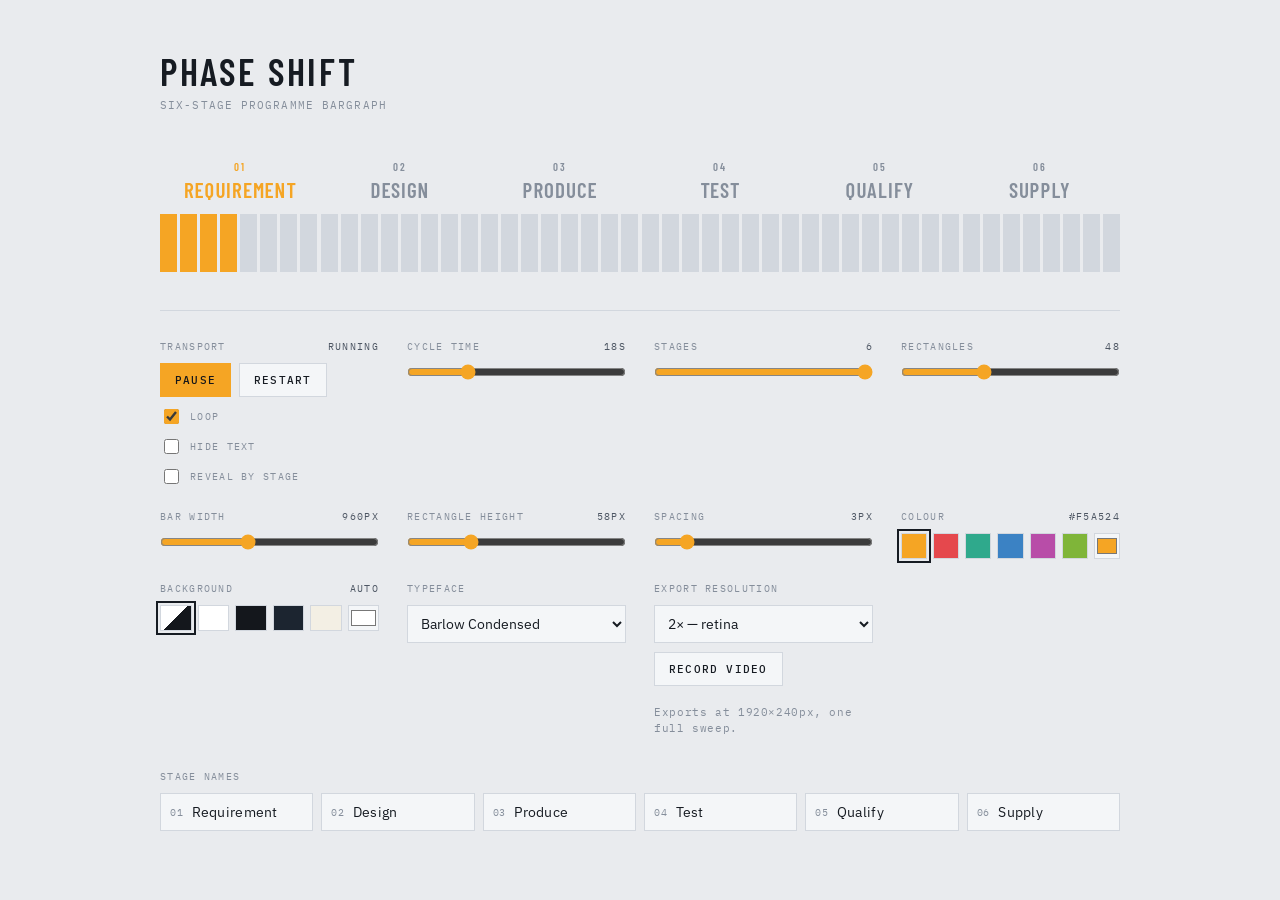
<file: Phaseshift/Progress Bar/index.html>
<!doctype html>
<html lang="en">
<head>
<meta charset="utf-8">
<meta name="viewport" content="width=device-width, initial-scale=1">
<meta name="description" content="An animated progress bar of rectangles with adjustable stage count, speed, reveal style, colour, background, typeface and video export.">
<style>html{color-scheme:light dark}body{margin:0}img{max-width:100%}[hidden]{display:none!important}</style>
<title>Phase Shift Bargraph</title>
<link rel="preconnect" href="https://fonts.googleapis.com">
<link rel="preconnect" href="https://fonts.gstatic.com" crossorigin>
<link rel="stylesheet" href="https://fonts.googleapis.com/css2?family=Barlow+Condensed:wght@500;600&family=Bebas+Neue&family=IBM+Plex+Mono:wght@400;500&family=IBM+Plex+Sans:wght@400;500;600&family=Oswald:wght@500;600&family=Playfair+Display:wght@600;700&display=swap">
</head>
<body>
<style>
  :root{
    --ground:#e9ebee;
    --ink:#161b22;
    --ink-2:#4d5663;
    --ink-3:#858e9b;
    --rail:#d2d7de;
    --hair:#d2d7de;
    --field:#f4f6f8;
    --bar:#f5a524;
    --font-display:"Barlow Condensed", "Arial Narrow", system-ui, sans-serif;
    --font-body:"IBM Plex Sans", system-ui, -apple-system, sans-serif;
    --font-mono:"IBM Plex Mono", ui-monospace, Menlo, monospace;
  }
  @media (prefers-color-scheme: dark){
    :root:not([data-theme="light"]){
      --ground:#11141a;
      --ink:#e9edf2;
      --ink-2:#9aa5b4;
      --ink-3:#707b8a;
      --rail:#272e38;
      --hair:#272e38;
      --field:#1a1f27;
    }
  }
  :root[data-theme="dark"]{
    --ground:#11141a;
    --ink:#e9edf2;
    --ink-2:#9aa5b4;
    --ink-3:#707b8a;
    --rail:#272e38;
    --hair:#272e38;
    --field:#1a1f27;
  }

  *{box-sizing:border-box}
  body{
    background:var(--ground);
    color:var(--ink);
    font-family:var(--font-body);
    font-size:15px;
    line-height:1.5;
    -webkit-font-smoothing:antialiased;
  }
  .wrap{
    max-width:1000px;
    margin:0 auto;
    padding-inline:20px;
    padding-block:clamp(24px,5vw,52px);
    display:flex;
    flex-direction:column;
    gap:clamp(22px,4vw,38px);
  }

  header h1{
    font-family:var(--font-display);
    font-weight:600;
    font-size:clamp(26px,4.4vw,38px);
    letter-spacing:.07em;
    text-transform:uppercase;
    margin:0;
    line-height:1;
  }
  header p{
    margin:7px 0 0;
    font-family:var(--font-mono);
    font-size:11px;
    letter-spacing:.1em;
    text-transform:uppercase;
    color:var(--ink-3);
  }

  .stage{display:block;width:100%}
  canvas{display:block;margin:0 auto;max-width:100%}

  .console{
    border-top:1px solid var(--hair);
    padding-top:clamp(20px,3vw,28px);
    display:grid;
    grid-template-columns:repeat(auto-fit,minmax(210px,1fr));
    gap:22px 28px;
  }
  .field{display:flex;flex-direction:column;gap:9px;min-width:0}
  .cap{
    font-family:var(--font-mono);
    font-size:10px;
    letter-spacing:.13em;
    text-transform:uppercase;
    color:var(--ink-3);
    display:flex;
    justify-content:space-between;
    gap:10px;
  }
  .cap .val{color:var(--ink-2);font-variant-numeric:tabular-nums}
  input[type="range"]{width:100%;accent-color:var(--bar);height:18px;margin:0}
  .row{display:flex;gap:8px;flex-wrap:wrap;align-items:center}
  button{
    font-family:var(--font-mono);
    font-weight:500;
    font-size:11px;
    letter-spacing:.11em;
    text-transform:uppercase;
    color:var(--ink);
    background:var(--field);
    border:1px solid var(--hair);
    border-radius:0;
    padding:9px 14px;
    cursor:pointer;
    transition:border-color .15s ease,color .15s ease;
  }
  button:hover:not(:disabled){border-color:var(--ink-3)}
  button:disabled{opacity:.45;cursor:default}
  button.primary{background:var(--bar);border-color:var(--bar);color:#14161a}
  .swatches{display:grid;grid-template-columns:repeat(7,1fr);gap:6px}
  .swatches.bg{grid-template-columns:repeat(6,1fr)}
  .sw{width:100%;height:26px;padding:0;border:1px solid var(--hair);cursor:pointer}
  .sw[aria-pressed="true"]{outline:2px solid var(--ink);outline-offset:2px}
  .sw.auto{background:linear-gradient(135deg, #fff 0 50%, #14171c 50% 100%)}
  input[type="color"]{
    width:100%;height:26px;padding:0;
    background:var(--field);border:1px solid var(--hair);
    cursor:pointer;
  }
  select{
    font-family:var(--font-body);
    font-size:14px;
    color:var(--ink);
    background:var(--field);
    border:1px solid var(--hair);
    border-radius:0;
    padding:8px 9px;
    width:100%;
    cursor:pointer;
  }
  .toggle{
    display:flex;align-items:center;gap:8px;
    font-family:var(--font-mono);font-size:10px;
    letter-spacing:.13em;text-transform:uppercase;color:var(--ink-3);
  }
  .toggle input{accent-color:var(--bar);width:15px;height:15px}
  .stages{grid-column:1/-1;border:0;margin:0;padding:0;display:flex;flex-direction:column;gap:9px}
  .stage-grid{display:grid;grid-template-columns:repeat(auto-fit,minmax(148px,1fr));gap:8px}
  .stage-grid label{
    display:flex;align-items:center;gap:8px;
    background:var(--field);
    border:1px solid var(--hair);
    padding-left:9px;
  }
  .stage-grid .n{
    font-family:var(--font-mono);
    font-size:10px;letter-spacing:.08em;color:var(--ink-3);
    font-variant-numeric:tabular-nums;
  }
  .stage-grid input{
    flex:1;min-width:0;
    font-family:var(--font-body);
    font-size:14px;
    letter-spacing:.02em;
    color:var(--ink);
    background:transparent;border:0;padding:9px 9px 9px 0;
  }
  .stage-grid input:focus{outline:none}
  .stage-grid label:focus-within{border-color:var(--bar)}
  .status{
    font-family:var(--font-mono);
    font-size:10.5px;
    letter-spacing:.06em;
    color:var(--ink-3);
    min-height:1.3em;
  }
  :focus-visible{outline:2px solid var(--bar);outline-offset:2px}
  @media (max-width:560px){
    .console{gap:20px}
  }
</style>

<div class="wrap">
  <header>
    <h1>Phase Shift</h1>
    <p id="subtitle">Six-stage programme bargraph</p>
  </header>

  <div class="stage">
    <canvas id="bar" role="img" aria-label="Programme bargraph, stage 1 of 6"></canvas>
  </div>

  <section class="console" aria-label="Controls">
    <div class="field">
      <div class="cap" id="capTransport">Transport <span class="val" id="stateVal">Running</span></div>
      <div class="row" role="group" aria-labelledby="capTransport">
        <button type="button" id="btnPlay" class="primary">Pause</button>
        <button type="button" id="btnReset">Restart</button>
      </div>
      <div class="toggle">
        <input type="checkbox" id="loopChk" checked>
        <label for="loopChk">Loop</label>
      </div>
      <div class="toggle">
        <input type="checkbox" id="hideTextChk">
        <label for="hideTextChk">Hide text</label>
      </div>
      <div class="toggle">
        <input type="checkbox" id="stepChk">
        <label for="stepChk">Reveal by stage</label>
      </div>
    </div>

    <div class="field">
      <label class="cap" for="speed">Cycle time <span class="val"><span id="speedVal">18</span>s</span></label>
      <input type="range" id="speed" min="3" max="60" step="1" value="18">
    </div>

    <div class="field">
      <label class="cap" for="stages">Stages <span class="val" id="stagesVal">6</span></label>
      <input type="range" id="stages" min="2" max="6" step="1" value="6">
    </div>

    <div class="field">
      <label class="cap" for="count">Rectangles <span class="val" id="countVal">48</span></label>
      <input type="range" id="count" min="6" max="120" step="6" value="48">
    </div>

    <div class="field">
      <label class="cap" for="width">Bar width <span class="val"><span id="widthVal">960</span>px</span></label>
      <input type="range" id="width" min="280" max="2000" step="20" value="960">
    </div>

    <div class="field">
      <label class="cap" for="height">Rectangle height <span class="val"><span id="heightVal">58</span>px</span></label>
      <input type="range" id="height" min="12" max="180" step="2" value="58">
    </div>

    <div class="field">
      <label class="cap" for="gap">Spacing <span class="val"><span id="gapVal">3</span>px</span></label>
      <input type="range" id="gap" min="0" max="24" step="1" value="3">
    </div>

    <div class="field">
      <label class="cap" for="colorPicker">Colour <span class="val" id="colorVal">#F5A524</span></label>
      <div class="swatches" id="swatches">
        <input type="color" id="colorPicker" value="#f5a524" aria-label="Custom bar colour">
      </div>
    </div>

    <div class="field">
      <label class="cap" for="bgPicker">Background <span class="val" id="bgVal">Auto</span></label>
      <div class="swatches bg" id="bgSwatches">
        <input type="color" id="bgPicker" value="#ffffff" aria-label="Custom background colour">
      </div>
    </div>

    <div class="field">
      <label class="cap" for="font">Typeface</label>
      <select id="font">
        <option value="Barlow Condensed">Barlow Condensed</option>
        <option value="Bebas Neue">Bebas Neue</option>
        <option value="Oswald">Oswald</option>
        <option value="IBM Plex Sans">IBM Plex Sans</option>
        <option value="IBM Plex Mono">IBM Plex Mono</option>
        <option value="Playfair Display">Playfair Display</option>
      </select>
    </div>

    <div class="field">
      <label class="cap" for="exportScale">Export resolution</label>
      <select id="exportScale">
        <option value="1">1&times; &mdash; standard</option>
        <option value="2" selected>2&times; &mdash; retina</option>
        <option value="3">3&times; &mdash; high&#8209;res</option>
        <option value="4">4&times; &mdash; ultra high&#8209;res</option>
      </select>
      <div class="row">
        <button type="button" id="btnExport">Record video</button>
      </div>
      <p class="status" id="exportStatus">One full sweep, recorded live.</p>
    </div>

    <fieldset class="stages">
      <div class="cap">Stage names</div>
      <div class="stage-grid" id="stageGrid"></div>
    </fieldset>
  </section>
</div>

<script>
(function(){
  "use strict";

  var MAX_STAGES = 6;   /* fixed number of name slots; state.stages picks how many are active */
  var DEFAULT_NAMES = ["Requirement","Design","Produce","Test","Qualify","Supply"];
  var PRESETS = ["#f5a524","#e5484d","#2fa98c","#3b82c4","#b84da8","#7fb539"];
  var BG_PRESETS = ["#ffffff","#14171c","#1c2530","#f3efe4"];
  var STORE = "phase-shift.v2";
  var WEIGHT = {
    "Barlow Condensed": 600,
    "Bebas Neue": 400,
    "Oswald": 600,
    "IBM Plex Sans": 600,
    "IBM Plex Mono": 500,
    "Playfair Display": 700
  };

  var state = {
    names: DEFAULT_NAMES.slice(),
    count: 48,
    cycle: 18,
    width: 960,
    height: 58,
    gap: 3,
    color: "#f5a524",
    bgColor: "#ffffff",
    bgCustom: false,
    hideText: false,
    stages: 6,
    stepReveal: false,
    exportScale: 2,
    font: "Barlow Condensed",
    loop: true,
    playing: true
  };

  try{
    var saved = JSON.parse(localStorage.getItem(STORE) || "null");
    if(saved && typeof saved === "object"){
      if(Array.isArray(saved.names) && saved.names.length === MAX_STAGES) state.names = saved.names.map(String);
      if(saved.count >= 6 && saved.count <= 120) state.count = saved.count;
      if(saved.cycle >= 3 && saved.cycle <= 60) state.cycle = saved.cycle;
      if(saved.width >= 280 && saved.width <= 1400) state.width = saved.width;
      if(saved.height >= 12 && saved.height <= 180) state.height = saved.height;
      if(saved.gap >= 0 && saved.gap <= 24) state.gap = saved.gap;
      if(typeof saved.color === "string" && /^#[0-9a-f]{6}$/i.test(saved.color)) state.color = saved.color;
      if(typeof saved.bgColor === "string" && /^#[0-9a-f]{6}$/i.test(saved.bgColor)) state.bgColor = saved.bgColor;
      if(typeof saved.bgCustom === "boolean") state.bgCustom = saved.bgCustom;
      if(typeof saved.hideText === "boolean") state.hideText = saved.hideText;
      if(saved.stages >= 2 && saved.stages <= MAX_STAGES) state.stages = saved.stages;
      if(typeof saved.stepReveal === "boolean") state.stepReveal = saved.stepReveal;
      if([1,2,3,4].indexOf(saved.exportScale) > -1) state.exportScale = saved.exportScale;
      if(WEIGHT[saved.font]) state.font = saved.font;
      if(typeof saved.loop === "boolean") state.loop = saved.loop;
    }
  }catch(e){ /* storage unavailable: defaults stand */ }

  function save(){
    try{ localStorage.setItem(STORE, JSON.stringify(state)); }catch(e){}
  }

  var reduced = window.matchMedia && window.matchMedia("(prefers-reduced-motion: reduce)").matches;

  var canvas = document.getElementById("bar");
  var ctx = canvas.getContext("2d");
  var stageBox = canvas.parentNode;
  var swatches = document.getElementById("swatches");
  var colorPicker = document.getElementById("colorPicker");
  var speed = document.getElementById("speed");
  var count = document.getElementById("count");
  var widthIn = document.getElementById("width");
  var heightIn = document.getElementById("height");
  var gapIn = document.getElementById("gap");
  var fontSel = document.getElementById("font");
  var loopChk = document.getElementById("loopChk");
  var btnPlay = document.getElementById("btnPlay");
  var btnReset = document.getElementById("btnReset");
  var btnExport = document.getElementById("btnExport");
  var exportStatus = document.getElementById("exportStatus");
  var stateVal = document.getElementById("stateVal");
  var speedVal = document.getElementById("speedVal");
  var countVal = document.getElementById("countVal");
  var widthVal = document.getElementById("widthVal");
  var heightVal = document.getElementById("heightVal");
  var gapVal = document.getElementById("gapVal");
  var colorVal = document.getElementById("colorVal");
  var bgSwatches = document.getElementById("bgSwatches");
  var bgPicker = document.getElementById("bgPicker");
  var bgVal = document.getElementById("bgVal");
  var hideTextChk = document.getElementById("hideTextChk");
  var stepChk = document.getElementById("stepChk");
  var stagesIn = document.getElementById("stages");
  var stagesVal = document.getElementById("stagesVal");
  var exportScaleSel = document.getElementById("exportScale");
  var stageGrid = document.getElementById("stageGrid");
  var subtitle = document.getElementById("subtitle");
  var STAGE_WORDS = ["", "One", "Two", "Three", "Four", "Five", "Six"];

  /* ---------- geometry ---------- */

  var geo = { vertical:false, numBase:19, nameBottom:46, nameArea:0, barTop:62, height:120 };

  var cssW = 960;
  var progress = 0;
  var activeIdx = -1;
  var hitAt = new Array(MAX_STAGES).fill(-1e9);   /* sized to the max; only the active stages' slots are ever touched */
  var holdUntil = 0;
  var theme = {};
  var recorder = null;   /* declared here so layout() can see it before video export loads below */

  function readTheme(){
    var cs = getComputedStyle(document.documentElement);
    theme = {
      bar: cs.getPropertyValue("--bar").trim(),
      ink: cs.getPropertyValue("--ink").trim(),
      muted: cs.getPropertyValue("--ink-3").trim(),
      rail: cs.getPropertyValue("--rail").trim(),
      ground: cs.getPropertyValue("--ground").trim()
    };
  }

  function layout(){
    if(recorder) return;   /* a recording owns the canvas's pixel size until it stops */
    var avail = stageBox.clientWidth || state.width;
    cssW = Math.max(240, Math.min(state.width, avail));

    if(state.hideText){
      geo = { vertical:false, numBase:0, nameArea:0, nameBottom:0, barTop:0 };
    }else if(cssW / state.stages < 84){
      /* too little room per stage for a horizontal name: stand the names up */
      geo = { vertical:true, numBase:14, nameArea:96, nameBottom:120, barTop:132 };
    }else{
      geo = { vertical:false, numBase:19, nameArea:0, nameBottom:46, barTop:62 };
    }
    geo.height = geo.barTop + state.height;

    var scale = Math.max(2, window.devicePixelRatio || 1);
    canvas.style.width = cssW + "px";
    canvas.style.height = geo.height + "px";
    canvas.width = Math.round(cssW * scale);
    canvas.height = Math.round(geo.height * scale);
    ctx.setTransform(scale, 0, 0, scale, 0, 0);
  }

  /* ---------- drawing ---------- */

  function fontStr(size){
    return WEIGHT[state.font] + " " + size + 'px "' + state.font + '", sans-serif';
  }

  function fitSize(text, base, maxW){
    var size = base;
    ctx.font = fontStr(size);
    while(size > 7 && ctx.measureText(text).width > maxW){
      size -= 0.5;
      ctx.font = fontStr(size);
    }
    return size;
  }

  function resolvedBg(){
    return state.bgCustom ? state.bgColor : theme.ground;
  }

  /* relative luminance, so custom backgrounds keep readable text
     regardless of which page theme picked them */
  function luminance(hex){
    var m = hex.replace("#", "");
    var r = parseInt(m.substr(0,2),16) / 255;
    var g = parseInt(m.substr(2,2),16) / 255;
    var b = parseInt(m.substr(4,2),16) / 255;
    return 0.2126*r + 0.7152*g + 0.0722*b;
  }

  function canvasPalette(){
    if(!state.bgCustom){
      return { ink: theme.ink, muted: theme.muted, rail: theme.rail };
    }
    var dark = luminance(state.bgColor) < 0.5;
    return dark
      ? { ink: "#eef1f5", muted: "#8b95a3", rail: "rgba(255,255,255,.18)" }
      : { ink: "#14171c", muted: "#767f8c", rail: "rgba(20,23,28,.14)" };
  }

  function draw(now){
    var pal = canvasPalette();
    var stagesN = state.stages;
    var band = cssW / stagesN;
    var spacing = ctx.letterSpacing !== undefined;

    ctx.fillStyle = resolvedBg();
    ctx.fillRect(0, 0, cssW, geo.height);

    if(state.hideText) return drawBar(now);

    for(var i = 0; i < stagesN; i++){
      var cx = band * i + band / 2;
      var name = (state.names[i] || "").toUpperCase();
      var num = ("0" + (i + 1)).slice(-2);

      var bump = 0;
      if(!reduced){
        var t = (now - hitAt[i]) / 620;
        if(t >= 0 && t <= 1) bump = Math.sin(t * Math.PI) * (1 - t * 0.35);
      }

      var passed = progress >= (i + 1) / stagesN;
      var isActive = i === activeIdx;
      var tint = isActive ? theme.bar : (passed ? pal.ink : pal.muted);
      var grow = 1 + 0.14 * bump;

      /* stage number */
      ctx.save();
      ctx.translate(cx, bump ? -4 * bump : 0);
      ctx.textAlign = "center";
      ctx.textBaseline = "alphabetic";
      if(spacing) ctx.letterSpacing = "0.16em";
      ctx.font = WEIGHT[state.font] + ' 11px "' + state.font + '", sans-serif';
      ctx.fillStyle = isActive ? theme.bar : pal.muted;
      ctx.fillText(num, 0, geo.numBase);
      ctx.restore();

      /* stage name */
      ctx.save();
      if(spacing) ctx.letterSpacing = "0.04em";
      ctx.fillStyle = tint;
      if(geo.vertical){
        ctx.translate(cx, geo.nameBottom - (bump ? 5 * bump : 0));
        ctx.rotate(-Math.PI / 2);
        ctx.textAlign = "left";
        ctx.textBaseline = "middle";
        ctx.font = fontStr(fitSize(name, 15, geo.nameArea - 6));
        if(bump) ctx.scale(grow, grow);
        ctx.fillText(name, 0, 0);
      }else{
        ctx.translate(cx, geo.nameBottom - (bump ? 5 * bump : 0));
        ctx.textAlign = "center";
        ctx.textBaseline = "alphabetic";
        ctx.font = fontStr(fitSize(name, Math.min(21, band * 0.26 + 8), band - 14));
        if(bump) ctx.scale(grow, grow);
        ctx.fillText(name, 0, 0);
      }
      ctx.restore();
    }

    drawBar(now);
  }

  /* stage-quantized reveal: each stage's whole block of rectangles pops in
     together the instant that stage becomes active, instead of the bar
     filling one rectangle at a time as progress creeps forward */
  function drawBar(now){
    var pal = canvasPalette();
    var n = state.count;
    var stagesN = state.stages;
    var gap = Math.min(state.gap, (cssW / n) * 0.7);   /* always leave a rectangle to see */
    var slot = (cssW + gap) / n;
    var w = slot - gap;
    var rectW = Math.max(1, Math.round(w));

    var frac = state.stepReveal
      ? (Math.min(stagesN - 1, Math.floor(progress * stagesN)) + 1) / stagesN
      : progress;
    var lit = Math.floor(frac * n + 1e-9);

    for(var k = 0; k < n; k++){
      var on = k < lit;
      var h = state.height;
      var y = geo.barTop;

      if(on && state.stepReveal && !reduced){
        var stageOfRect = Math.min(stagesN - 1, Math.floor((k + 0.5) / n * stagesN));
        var t = (now - hitAt[stageOfRect]) / 380;
        var e = t >= 1 ? 1 : (t <= 0 ? 0 : 1 - Math.pow(1 - t, 3));
        h = state.height * e;
        y = geo.barTop + (state.height - h);
      }

      ctx.fillStyle = on ? theme.bar : pal.rail;
      ctx.fillRect(Math.round(k * slot), y, rectW, Math.max(0, h));
    }
  }

  function tickState(now){
    var idx = Math.min(state.stages - 1, Math.floor(progress * state.stages));
    if(idx !== activeIdx){
      activeIdx = idx;
      hitAt[idx] = now;
      canvas.setAttribute("aria-label",
        "Programme bargraph, stage " + (idx + 1) + " of " + state.stages + ": " + (state.names[idx] || ""));
    }
  }

  function resetRun(){
    progress = 0;
    activeIdx = -1;
    hitAt = new Array(MAX_STAGES).fill(-1e9);
    holdUntil = 0;
  }

  /* ---------- controls ---------- */

  function setColor(hex){
    state.color = hex;
    document.documentElement.style.setProperty("--bar", hex);
    colorPicker.value = hex;
    colorVal.textContent = hex.toUpperCase();
    Array.prototype.forEach.call(swatches.querySelectorAll(".sw"), function(b){
      b.setAttribute("aria-pressed", String(b.dataset.hex === hex.toLowerCase()));
    });
    readTheme();
    save();
  }

  function setBg(hex){
    if(hex === null){
      state.bgCustom = false;
      bgVal.textContent = "Auto";
    }else{
      state.bgCustom = true;
      state.bgColor = hex;
      bgPicker.value = hex;
      bgVal.textContent = hex.toUpperCase();
    }
    Array.prototype.forEach.call(bgSwatches.querySelectorAll(".sw"), function(b){
      var isAuto = b.classList.contains("auto");
      b.setAttribute("aria-pressed", String(
        isAuto ? !state.bgCustom : (state.bgCustom && b.dataset.hex === state.bgColor.toLowerCase())
      ));
    });
    save();
  }

  function setFont(family){
    state.font = family;
    document.documentElement.style.setProperty("--font-display",
      '"' + family + '", system-ui, sans-serif');
    if(document.fonts && document.fonts.load){
      document.fonts.load(fontStr(21));
      document.fonts.load(WEIGHT[family] + ' 11px "' + family + '"');
    }
    save();
  }

  function setPlaying(on){
    state.playing = on;
    btnPlay.textContent = on ? "Pause" : "Play";
    stateVal.textContent = on ? "Running" : "Held";
  }

  PRESETS.forEach(function(hex){
    var b = document.createElement("button");
    b.type = "button";
    b.className = "sw";
    b.style.background = hex;
    b.dataset.hex = hex;
    b.setAttribute("aria-label", "Bar colour " + hex);
    b.addEventListener("click", function(){ setColor(hex); });
    swatches.insertBefore(b, colorPicker);
  });

  (function(){
    var auto = document.createElement("button");
    auto.type = "button";
    auto.className = "sw auto";
    auto.setAttribute("aria-label", "Automatic background, matches theme");
    auto.addEventListener("click", function(){ setBg(null); });
    bgSwatches.insertBefore(auto, bgPicker);
  })();
  BG_PRESETS.forEach(function(hex){
    var b = document.createElement("button");
    b.type = "button";
    b.className = "sw";
    b.style.background = hex;
    b.dataset.hex = hex;
    b.setAttribute("aria-label", "Background colour " + hex);
    b.addEventListener("click", function(){ setBg(hex); });
    bgSwatches.insertBefore(b, bgPicker);
  });

  var stageWraps = [];
  for(var s = 0; s < MAX_STAGES; s++){
    (function(idx){
      var wrap = document.createElement("label");
      wrap.setAttribute("for", "stage" + idx);
      var tag = document.createElement("span");
      tag.className = "n";
      tag.textContent = ("0" + (idx + 1)).slice(-2);
      var input = document.createElement("input");
      input.type = "text";
      input.id = "stage" + idx;
      input.value = state.names[idx];
      input.maxLength = 20;
      input.addEventListener("input", function(){
        state.names[idx] = input.value;
        save();
      });
      wrap.appendChild(tag);
      wrap.appendChild(input);
      stageGrid.appendChild(wrap);
      stageWraps.push(wrap);
    })(s);
  }

  /* only the first N name fields apply while fewer stages are active;
     the rest stay filled in but out of the way, ready if stages increase again */
  function updateStageVisibility(){
    for(var i = 0; i < MAX_STAGES; i++) stageWraps[i].hidden = i >= state.stages;
  }

  speed.addEventListener("input", function(){
    state.cycle = Number(speed.value);
    speedVal.textContent = speed.value;
    save();
  });
  function updateSubtitle(){
    subtitle.textContent = STAGE_WORDS[state.stages] + "-stage programme bargraph";
  }
  stagesIn.addEventListener("input", function(){
    state.stages = Number(stagesIn.value);
    stagesVal.textContent = stagesIn.value;
    updateStageVisibility();
    updateSubtitle();
    layout();
    updateExportPreview();
    save();
  });
  stepChk.addEventListener("change", function(){
    state.stepReveal = stepChk.checked;
    save();
  });
  count.addEventListener("input", function(){
    state.count = Number(count.value);
    countVal.textContent = count.value;
    save();
  });
  widthIn.addEventListener("input", function(){
    state.width = Number(widthIn.value);
    widthVal.textContent = widthIn.value;
    layout();
    updateExportPreview();
    save();
  });
  heightIn.addEventListener("input", function(){
    state.height = Number(heightIn.value);
    heightVal.textContent = heightIn.value;
    layout();
    updateExportPreview();
    save();
  });
  gapIn.addEventListener("input", function(){
    state.gap = Number(gapIn.value);
    gapVal.textContent = gapIn.value;
    save();
  });
  colorPicker.addEventListener("input", function(){ setColor(colorPicker.value); });
  bgPicker.addEventListener("input", function(){ setBg(bgPicker.value); });
  hideTextChk.addEventListener("change", function(){
    state.hideText = hideTextChk.checked;
    layout();
    updateExportPreview();
    save();
  });
  fontSel.addEventListener("change", function(){ setFont(fontSel.value); layout(); updateExportPreview(); });
  loopChk.addEventListener("change", function(){ state.loop = loopChk.checked; save(); });
  btnPlay.addEventListener("click", function(){
    if(!state.playing && progress >= 1) resetRun();
    setPlaying(!state.playing);
  });
  btnReset.addEventListener("click", function(){ resetRun(); setPlaying(true); });
  window.addEventListener("resize", layout);
  if(window.matchMedia){
    var dark = window.matchMedia("(prefers-color-scheme: dark)");
    if(dark.addEventListener) dark.addEventListener("change", readTheme);
  }

  /* ---------- video export ---------- */

  var MIMES = [
    "video/mp4;codecs=avc1.42E01E",
    "video/webm;codecs=vp9",
    "video/webm;codecs=vp8",
    "video/webm"
  ];
  var chunks = [], recEnd = 0, recMime = "", saver = null, recW = 0, recH = 0;

  if(window.claude && window.claude.use){
    window.claude.use("downloads").then(function(d){ saver = d; }, function(){});
  }

  var MAX_DIM = 3840;   /* a safe ceiling most encoders and GPUs accept */

  function exportSize(){
    var scale = Math.min(state.exportScale, MAX_DIM / cssW, MAX_DIM / geo.height);
    return {
      scale: scale,
      w: Math.max(1, Math.round(cssW * scale)),
      h: Math.max(1, Math.round(geo.height * scale))
    };
  }

  function updateExportPreview(){
    if(recorder) return;
    var sz = exportSize();
    exportStatus.textContent = "Exports at " + sz.w + "×" + sz.h + "px, one full sweep.";
  }

  function pickMime(w, h){
    if(!window.MediaRecorder || !canvas.captureStream) return [];
    /* the baseline H.264 profile chokes above roughly HD dimensions,
       so hand large recordings to VP9/WebM first */
    var order = Math.max(w, h) > 1280
      ? [MIMES[1], MIMES[2], MIMES[3], MIMES[0]]
      : MIMES;
    var supported = [];
    for(var i = 0; i < order.length; i++){
      if(MediaRecorder.isTypeSupported(order[i])) supported.push(order[i]);
    }
    return supported;
  }

  function setExportUI(recording){
    btnExport.disabled = recording;
    btnPlay.disabled = recording;
    btnReset.disabled = recording;
    widthIn.disabled = recording;
    heightIn.disabled = recording;
    gapIn.disabled = recording;
    count.disabled = recording;
    fontSel.disabled = recording;
    exportScaleSel.disabled = recording;
    btnExport.textContent = recording ? "Recording" : "Record video";
  }

  function startExport(){
    var sz = exportSize();
    var candidates = pickMime(sz.w, sz.h);
    if(!candidates.length){
      exportStatus.textContent = "This browser can't record canvas video.";
      return;
    }

    /* bump the canvas's actual pixel buffer for the recording; its on-page
       CSS size is untouched, so nothing about the layout visibly changes */
    canvas.width = sz.w;
    canvas.height = sz.h;
    ctx.setTransform(sz.scale, 0, 0, sz.scale, 0, 0);
    recW = sz.w;
    recH = sz.h;

    var stream = canvas.captureStream(60);
    var bitrate = Math.min(40000000, Math.max(3000000,
      Math.round(8000000 * (sz.w * sz.h) / (960 * 120))));

    recorder = null;
    for(var i = 0; i < candidates.length && !recorder; i++){
      try{
        recorder = new MediaRecorder(stream, { mimeType: candidates[i], videoBitsPerSecond: bitrate });
        recMime = candidates[i];
      }catch(e){ /* try the next candidate */ }
    }
    if(!recorder){
      layout();
      exportStatus.textContent = "Recorder wouldn't start in this browser.";
      return;
    }

    chunks = [];
    recorder.ondataavailable = function(e){ if(e.data && e.data.size) chunks.push(e.data); };
    recorder.onstop = finishExport;
    resetRun();
    setPlaying(true);
    setExportUI(true);
    recEnd = 0;
    recorder.start();
    exportStatus.textContent = "Recording " + sz.w + "×" + sz.h + "px, " + state.cycle + "s. Keep this tab in front.";
  }

  function finishExport(){
    var ext = recMime.indexOf("mp4") > -1 ? "mp4" : "webm";
    var blob = new Blob(chunks, { type: recMime.split(";")[0] });
    var filename = "phase-shift." + ext;
    var kb = Math.round(blob.size / 1024);
    var dims = recW + "×" + recH + "px";
    recorder = null;
    chunks = [];
    layout();          /* hand the canvas's pixel size back to the normal display scale */
    setExportUI(false);

    if(saver && saver.save){
      exportStatus.textContent = "Saving " + filename + " (" + dims + ", " + kb + " KB)";
      saver.save({ filename: filename, data: blob }).then(function(){
        exportStatus.textContent = "Saved " + filename + " (" + dims + ", " + kb + " KB)";
      }, function(err){
        exportStatus.textContent = (err && err.code === "declined")
          ? "Save cancelled."
          : "Couldn't save the file here.";
      });
      return;
    }

    var url = URL.createObjectURL(blob);
    var a = document.createElement("a");
    a.href = url;
    a.download = filename;
    document.body.appendChild(a);
    a.click();
    a.remove();
    setTimeout(function(){ URL.revokeObjectURL(url); }, 30000);
    exportStatus.textContent = "Downloaded " + filename + " (" + dims + ", " + kb + " KB)";
  }

  btnExport.addEventListener("click", startExport);
  exportScaleSel.addEventListener("change", function(){
    state.exportScale = Number(exportScaleSel.value);
    updateExportPreview();
    save();
  });
  if(!window.MediaRecorder || !canvas.captureStream){
    btnExport.disabled = true;
    exportStatus.textContent = "Video recording isn't available in this browser.";
  }

  /* ---------- loop ---------- */

  var last = 0;
  function frame(now){
    if(!last) last = now;
    var dt = Math.min(now - last, 120);
    last = now;

    if(state.playing){
      if(holdUntil){
        if(now >= holdUntil){
          holdUntil = 0;
          if(recorder){
            recorder.stop();
            resetRun();
          }else if(state.loop){
            resetRun();
          }else{
            setPlaying(false);
          }
        }
      }else{
        progress += dt / (state.cycle * 1000);
        if(progress >= 1){
          progress = 1;
          holdUntil = now + (recorder ? 700 : 1000);
        }
      }
    }

    tickState(now);
    draw(now);
    if(recorder && !holdUntil){
      var left = Math.max(0, Math.ceil((1 - progress) * state.cycle));
      exportStatus.textContent = "Recording, " + left + "s left.";
    }
    requestAnimationFrame(frame);
  }

  /* ---------- boot ---------- */

  function start(seed){
    if(seed && typeof seed.progress === "number") progress = seed.progress;
    speed.value = state.cycle;
    speedVal.textContent = String(state.cycle);
    count.value = state.count;
    countVal.textContent = String(state.count);
    widthIn.value = state.width;
    widthVal.textContent = String(state.width);
    heightIn.value = state.height;
    heightVal.textContent = String(state.height);
    gapIn.value = state.gap;
    gapVal.textContent = String(state.gap);
    fontSel.value = state.font;
    loopChk.checked = state.loop;
    hideTextChk.checked = state.hideText;
    stepChk.checked = state.stepReveal;
    stagesIn.value = state.stages;
    stagesVal.textContent = String(state.stages);
    updateStageVisibility();
    updateSubtitle();
    exportScaleSel.value = String(state.exportScale);
    setColor(state.color);
    setBg(state.bgCustom ? state.bgColor : null);
    setFont(state.font);
    setPlaying(true);
    readTheme();
    layout();
    updateExportPreview();
    if(document.fonts && document.fonts.ready) document.fonts.ready.then(function(){
      layout();
      updateExportPreview();
    });
    requestAnimationFrame(frame);
  }

  if(window.claude && window.claude.hot){
    window.claude.hot.snapshot(function(){ return { progress: progress }; });
    window.claude.hot.ready ? window.claude.hot.ready(start) : start(window.claude.hot.data || {});
  }else{
    start({});
  }
})();
</script>
</body>
</html>
</file>
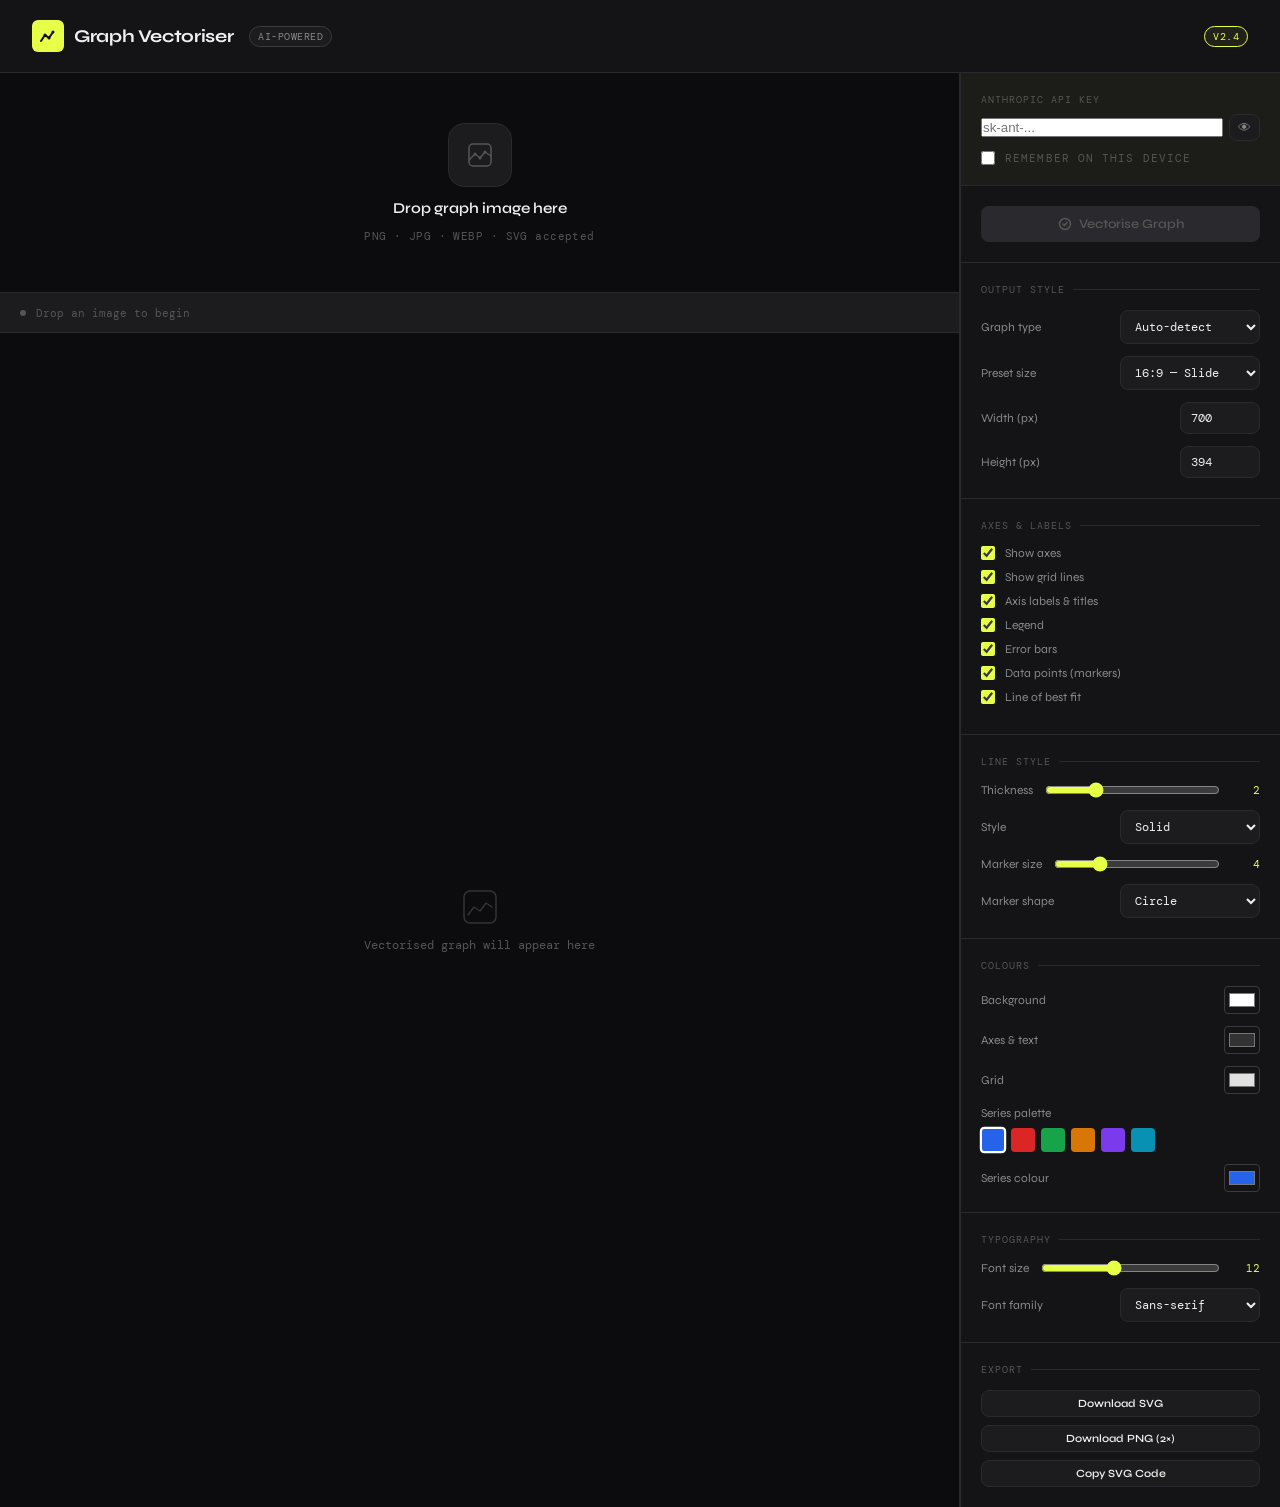
<file: RS/Graph Vectoriser/index.html>
<!DOCTYPE html>
<html lang="en">
<head>
<meta charset="UTF-8">
<meta name="viewport" content="width=device-width, initial-scale=1.0">
<title>Graph Vectoriser</title>
<link rel="preconnect" href="https://fonts.googleapis.com">
<link href="https://fonts.googleapis.com/css2?family=DM+Mono:ital,wght@0,300;0,400;0,500;1,300&family=Syne:wght@400;500;600;700;800&display=swap" rel="stylesheet">
<style>
  :root {
    --bg: #0c0c0e;
    --surface: #141416;
    --surface2: #1c1c1f;
    --border: #2a2a2e;
    --border2: #3a3a3f;
    --accent: #e8ff47;
    --accent2: #47ffe8;
    --text: #f0f0f0;
    --text2: #888;
    --text3: #555;
    --error: #ff4747;
    --success: #47ff8a;
    --radius: 8px;
  }

  * { box-sizing: border-box; margin: 0; padding: 0; }

  body {
    background: var(--bg);
    color: var(--text);
    font-family: 'Syne', sans-serif;
    min-height: 100vh;
    display: flex;
    flex-direction: column;
  }

  header {
    padding: 20px 32px;
    border-bottom: 1px solid var(--border);
    display: flex;
    align-items: center;
    gap: 16px;
    background: var(--surface);
  }

  .logo {
    display: flex;
    align-items: center;
    gap: 10px;
  }

  .logo-mark {
    width: 32px;
    height: 32px;
    background: var(--accent);
    border-radius: 6px;
    display: flex;
    align-items: center;
    justify-content: center;
  }

  .logo-mark svg { width: 18px; height: 18px; }

  h1 {
    font-size: 18px;
    font-weight: 700;
    letter-spacing: -0.02em;
    color: var(--text);
  }

  .badge {
    font-family: 'DM Mono', monospace;
    font-size: 10px;
    background: var(--surface2);
    border: 1px solid var(--border2);
    color: var(--text2);
    padding: 3px 8px;
    border-radius: 100px;
    letter-spacing: 0.05em;
    text-transform: uppercase;
  }

  .main {
    flex: 1;
    display: grid;
    grid-template-columns: 1fr 320px;
    gap: 0;
    height: calc(100vh - 65px);
    overflow: hidden;
  }

  /* Drop Zone */
  .drop-area {
    grid-column: 1;
    display: flex;
    flex-direction: column;
    border-right: 1px solid var(--border);
    overflow: hidden;
    min-height: 0;
  }

  .drop-zone {
    /* Fixed height when empty; shrinks to fit-content when image loaded */
    height: 220px;
    flex-shrink: 0;
    display: flex;
    flex-direction: column;
    align-items: center;
    justify-content: center;
    cursor: pointer;
    transition: all 0.2s;
    position: relative;
    background: var(--bg);
    gap: 12px;
    border-bottom: 1px solid var(--border);
  }

  .drop-zone.has-image {
    cursor: default;
    padding: 0;
    height: 220px;
  }

  .drop-zone.dragging {
    background: rgba(232, 255, 71, 0.04);
  }

  .drop-zone.dragging::after {
    content: '';
    position: absolute;
    inset: 12px;
    border: 2px dashed var(--accent);
    border-radius: var(--radius);
    pointer-events: none;
    animation: dash 0.5s linear infinite;
  }

  @keyframes dash {
    to { stroke-dashoffset: -20px; }
  }

  .drop-icon {
    width: 64px;
    height: 64px;
    background: var(--surface2);
    border: 1px solid var(--border);
    border-radius: 16px;
    display: flex;
    align-items: center;
    justify-content: center;
    transition: all 0.2s;
  }

  .drop-zone:not(.has-image):hover .drop-icon {
    border-color: var(--accent);
    background: rgba(232, 255, 71, 0.06);
  }

  .drop-title {
    font-size: 15px;
    font-weight: 600;
    color: var(--text);
  }

  .drop-sub {
    font-family: 'DM Mono', monospace;
    font-size: 11px;
    color: var(--text3);
    letter-spacing: 0.04em;
  }

  .image-container {
    position: relative;
    width: 100%;
    height: 220px;
    overflow: hidden;
    background: var(--bg);
  }

  .image-container img {
    width: 100%;
    height: 100%;
    object-fit: contain;
    display: block;
  }

  .image-overlay {
    position: absolute;
    top: 12px;
    right: 12px;
    display: flex;
    gap: 8px;
  }

  /* Tabs */
  .view-tabs {
    display: flex;
    border-bottom: 1px solid var(--border);
    background: var(--surface);
    padding: 0 24px;
    flex-shrink: 0;
  }

  .tab-btn {
    font-family: 'DM Mono', monospace;
    font-size: 11px;
    letter-spacing: 0.06em;
    text-transform: uppercase;
    padding: 14px 16px;
    background: none;
    border: none;
    color: var(--text3);
    cursor: pointer;
    border-bottom: 2px solid transparent;
    margin-bottom: -1px;
    transition: all 0.15s;
  }

  .tab-btn.active {
    color: var(--accent);
    border-bottom-color: var(--accent);
  }

  .tab-btn:hover:not(.active) { color: var(--text2); }

  /* Output panel */
  .output-panel {
    background: var(--bg);
    display: none;
    flex-direction: column;
    flex: 1;
    overflow: hidden;
  }

  .output-panel.active { display: flex; }

  .svg-view {
    flex: 1;
    overflow: auto;
    display: flex;
    align-items: center;
    justify-content: center;
    background: #fff;
    background-image: radial-gradient(circle, #ddd 1px, transparent 1px);
    background-size: 20px 20px;
    min-height: 0;
  }

  .svg-view svg { max-width: 100%; max-height: 100%; }

  .code-view {
    flex: 1;
    overflow: auto;
    padding: 20px;
    font-family: 'DM Mono', monospace;
    font-size: 11.5px;
    line-height: 1.7;
    color: #a8d8a8;
    background: var(--bg);
    white-space: pre;
    min-height: 0;
  }

  /* Sidebar */
  .sidebar {
    display: flex;
    flex-direction: column;
    background: var(--surface);
    overflow-y: auto;
    grid-column: 2;
    border-left: 1px solid var(--border);
  }

  .sidebar-section {
    padding: 20px;
    border-bottom: 1px solid var(--border);
  }

  .sidebar-section:last-child { border-bottom: none; }

  .section-label {
    font-family: 'DM Mono', monospace;
    font-size: 10px;
    letter-spacing: 0.1em;
    text-transform: uppercase;
    color: var(--text3);
    margin-bottom: 14px;
    display: flex;
    align-items: center;
    gap: 8px;
  }

  .section-label::after {
    content: '';
    flex: 1;
    height: 1px;
    background: var(--border);
  }

  .control-row {
    display: flex;
    align-items: center;
    justify-content: space-between;
    margin-bottom: 12px;
    gap: 12px;
  }

  .control-row:last-child { margin-bottom: 0; }

  .control-label {
    font-size: 12px;
    color: var(--text2);
    flex-shrink: 0;
  }

  /* Inputs */
  input[type="color"] {
    width: 36px;
    height: 28px;
    border: 1px solid var(--border2);
    border-radius: 4px;
    background: none;
    cursor: pointer;
    padding: 2px;
  }

  input[type="range"] {
    flex: 1;
    accent-color: var(--accent);
    cursor: pointer;
  }

  input[type="number"],
  input[type="text"],
  select {
    background: var(--surface2);
    border: 1px solid var(--border);
    border-radius: var(--radius);
    color: var(--text);
    font-family: 'DM Mono', monospace;
    font-size: 12px;
    padding: 7px 10px;
    width: 100%;
    outline: none;
    transition: border-color 0.15s;
  }

  input[type="number"]:focus,
  input[type="text"]:focus,
  select:focus { border-color: var(--border2); }

  select option { background: var(--surface2); }

  .range-val {
    font-family: 'DM Mono', monospace;
    font-size: 11px;
    color: var(--accent);
    min-width: 28px;
    text-align: right;
  }

  .checkbox-row {
    display: flex;
    align-items: center;
    gap: 10px;
    margin-bottom: 10px;
    cursor: pointer;
  }

  .checkbox-row input[type="checkbox"] {
    accent-color: var(--accent);
    width: 14px;
    height: 14px;
    cursor: pointer;
  }

  .checkbox-row label {
    font-size: 12px;
    color: var(--text2);
    cursor: pointer;
  }

  /* Colour swatches for series */
  .swatch-row {
    display: flex;
    gap: 6px;
    flex-wrap: wrap;
    margin-top: 8px;
  }

  .swatch {
    width: 24px;
    height: 24px;
    border-radius: 4px;
    cursor: pointer;
    border: 2px solid transparent;
    transition: all 0.15s;
    position: relative;
  }

  .swatch.active { border-color: #fff; transform: scale(1.1); }

  /* Buttons */
  .btn {
    font-family: 'Syne', sans-serif;
    font-size: 13px;
    font-weight: 600;
    padding: 10px 16px;
    border-radius: var(--radius);
    border: none;
    cursor: pointer;
    transition: all 0.15s;
    display: flex;
    align-items: center;
    justify-content: center;
    gap: 7px;
    width: 100%;
  }

  .btn-primary {
    background: var(--accent);
    color: #0c0c0e;
  }

  .btn-primary:hover { background: #d4eb3a; transform: translateY(-1px); }
  .btn-primary:active { transform: translateY(0); }
  .btn-primary:disabled { background: var(--border); color: var(--text3); cursor: not-allowed; transform: none; }

  .btn-secondary {
    background: var(--surface2);
    color: var(--text);
    border: 1px solid var(--border);
  }

  .btn-secondary:hover { border-color: var(--border2); }

  .btn-sm {
    font-size: 11px;
    padding: 6px 12px;
    width: auto;
  }

  /* Status */
  .status-bar {
    padding: 10px 20px;
    background: var(--surface2);
    border-bottom: 1px solid var(--border);
    font-family: 'DM Mono', monospace;
    font-size: 11px;
    color: var(--text3);
    display: flex;
    align-items: center;
    gap: 10px;
    min-height: 40px;
    flex-shrink: 0;
  }

  .status-dot {
    width: 6px;
    height: 6px;
    border-radius: 50%;
    background: var(--text3);
    flex-shrink: 0;
  }

  .status-dot.active {
    background: var(--accent);
    box-shadow: 0 0 6px var(--accent);
    animation: pulse 1.2s ease-in-out infinite;
  }

  .status-dot.success { background: var(--success); box-shadow: 0 0 6px var(--success); animation: none; }
  .status-dot.error { background: var(--error); box-shadow: 0 0 6px var(--error); animation: none; }

  @keyframes pulse {
    0%, 100% { opacity: 1; }
    50% { opacity: 0.4; }
  }

  /* Data table */
  .data-table {
    width: 100%;
    border-collapse: collapse;
    font-family: 'DM Mono', monospace;
    font-size: 11px;
  }

  .data-table th {
    text-align: left;
    padding: 6px 8px;
    color: var(--text3);
    border-bottom: 1px solid var(--border);
    font-weight: 400;
    letter-spacing: 0.05em;
  }

  .data-table td {
    padding: 5px 8px;
    color: var(--text2);
    border-bottom: 1px solid var(--border);
  }

  .data-table tr:last-child td { border-bottom: none; }
  .data-table tr:hover td { background: var(--surface2); }

  /* Output area tabs container */
  .output-area {
    display: flex;
    flex-direction: column;
    flex: 1;
    overflow: hidden;
    min-height: 0;
  }

  .empty-output {
    flex: 1;
    display: flex;
    align-items: center;
    justify-content: center;
    flex-direction: column;
    gap: 10px;
    color: var(--text3);
    font-family: 'DM Mono', monospace;
    font-size: 12px;
    min-height: 0;
  }

  input[type="file"] { display: none; }

  /* Editable data table */
  .data-table td input {
    background: transparent;
    border: none;
    border-bottom: 1px solid transparent;
    color: var(--text2);
    font-family: 'DM Mono', monospace;
    font-size: 11px;
    width: 68px;
    padding: 2px 2px;
    outline: none;
    transition: border-color 0.15s;
  }
  .data-table td input:focus {
    border-bottom-color: var(--accent);
    color: var(--text);
  }
  .data-table td input.changed {
    color: var(--accent);
  }
  .data-table td.row-actions {
    width: 24px;
    padding: 2px 4px;
  }
  .btn-row-del {
    background: none;
    border: none;
    color: var(--text3);
    cursor: pointer;
    font-size: 13px;
    line-height: 1;
    padding: 0 2px;
    transition: color 0.15s;
  }
  .btn-row-del:hover { color: var(--error); }
  .btn-add-row {
    background: var(--surface2);
    border: 1px dashed var(--border2);
    border-radius: var(--radius);
    color: var(--text3);
    cursor: pointer;
    font-family: 'DM Mono', monospace;
    font-size: 11px;
    padding: 5px 10px;
    margin-top: 6px;
    transition: all 0.15s;
    width: 100%;
    text-align: left;
  }
  .btn-add-row:hover { color: var(--text); border-color: var(--accent); }
  .series-name-input {
    background: transparent;
    border: none;
    border-bottom: 1px solid transparent;
    color: #ccc;
    font-family: 'Syne', sans-serif;
    font-size: 12px;
    font-weight: 600;
    outline: none;
    transition: border-color 0.15s;
    width: 160px;
  }
  .series-name-input:focus { border-bottom-color: var(--accent); color: var(--text); }

  .spinner {
    width: 20px;
    height: 20px;
    border: 2px solid var(--border);
    border-top-color: var(--accent);
    border-radius: 50%;
    animation: spin 0.8s linear infinite;
    display: inline-block;
  }

  @keyframes spin { to { transform: rotate(360deg); } }

  .api-key-wrap {
    padding: 20px;
    background: rgba(232, 255, 71, 0.04);
    border-bottom: 1px solid var(--border);
    display: flex;
    flex-direction: column;
    gap: 8px;
  }

  .api-key-wrap label {
    font-family: 'DM Mono', monospace;
    font-size: 10px;
    letter-spacing: 0.1em;
    text-transform: uppercase;
    color: var(--text3);
  }

  .api-key-wrap .note {
    font-family: 'DM Mono', monospace;
    font-size: 10px;
    color: var(--text3);
    line-height: 1.5;
  }

  .divider { height: 1px; background: var(--border); }

  /* Horizontal scroll for data panel */
  .data-scroll { overflow-x: auto; }

  .series-item {
    display: flex;
    align-items: center;
    gap: 10px;
    padding: 8px 0;
    border-bottom: 1px solid var(--border);
    font-size: 12px;
    color: var(--text2);
  }

  .series-item:last-child { border-bottom: none; }

  .series-dot {
    width: 10px;
    height: 10px;
    border-radius: 50%;
    flex-shrink: 0;
  }
</style>
</head>
<body>

<header>
  <div class="logo">
    <div class="logo-mark">
      <svg viewBox="0 0 18 18" fill="none">
        <path d="M2 14 L6 8 L10 11 L14 5" stroke="#0c0c0e" stroke-width="2" stroke-linecap="round" stroke-linejoin="round"/>
        <circle cx="6" cy="8" r="1.5" fill="#0c0c0e"/>
        <circle cx="10" cy="11" r="1.5" fill="#0c0c0e"/>
        <circle cx="14" cy="5" r="1.5" fill="#0c0c0e"/>
      </svg>
    </div>
    <h1>Graph Vectoriser</h1>
  </div>
  <span class="badge">AI-Powered</span>
  <span class="badge" style="margin-left:auto;color:var(--accent);border-color:var(--accent);background:rgba(232,255,71,0.06)">v2.4</span>
</header>

<div class="main">

  <!-- Left: drop + output -->
  <div class="drop-area">
    <!-- Drop zone / image preview -->
    <div class="drop-zone" id="dropZone">
      <div class="drop-icon">
        <svg width="28" height="28" fill="none" viewBox="0 0 28 28">
          <rect x="3" y="3" width="22" height="22" rx="4" stroke="#555" stroke-width="1.5"/>
          <path d="M3 19 L9 13 L14 17 L19 11 L25 15" stroke="#555" stroke-width="1.5" stroke-linecap="round" stroke-linejoin="round"/>
          <circle cx="9" cy="13" r="1.5" fill="#555"/>
          <circle cx="14" cy="17" r="1.5" fill="#555"/>
          <circle cx="19" cy="11" r="1.5" fill="#555"/>
        </svg>
      </div>
      <div class="drop-title">Drop graph image here</div>
      <div class="drop-sub">PNG · JPG · WEBP · SVG accepted</div>
      <input type="file" id="fileInput" accept="image/*">
    </div>

    <!-- Status -->
    <div class="status-bar" id="statusBar">
      <div class="status-dot" id="statusDot"></div>
      <span id="statusText">Drop an image to begin</span>
    </div>

    <!-- Output tabs + panels -->
    <div class="output-area" id="outputArea" style="display:none">
      <div class="view-tabs">
        <button class="tab-btn active" data-tab="preview">SVG Preview</button>
        <button class="tab-btn" data-tab="code">SVG Code</button>
        <button class="tab-btn" data-tab="data">Data Points</button>
      </div>

      <div class="output-panel active" id="tab-preview">
        <div class="svg-view" id="svgView"></div>
      </div>

      <div class="output-panel" id="tab-code">
        <div class="code-view" id="codeView"></div>
      </div>

      <div class="output-panel" id="tab-data">
        <div style="padding:20px; overflow:auto; flex:1;">
          <div id="dataTable"></div>
        </div>
      </div>
    </div>

    <div class="empty-output" id="emptyOutput">
      <svg width="40" height="40" fill="none" viewBox="0 0 40 40">
        <rect x="4" y="4" width="32" height="32" rx="6" stroke="#333" stroke-width="1.5"/>
        <path d="M8 28 L14 20 L20 24 L26 16 L32 20" stroke="#333" stroke-width="1.5" stroke-linecap="round" stroke-linejoin="round"/>
      </svg>
      <span>Vectorised graph will appear here</span>
    </div>
  </div>

  <!-- Right: sidebar -->
  <div class="sidebar">

    <!-- API Key -->
    <div class="api-key-wrap">
      <label>Anthropic API Key</label>
      <div style="display:flex;gap:6px;align-items:center;">
        <input type="password" id="apiKey" placeholder="sk-ant-..." autocomplete="off" spellcheck="false" style="flex:1">
        <button id="toggleKeyVis" title="Show/hide key" style="background:var(--surface2);border:1px solid var(--border);border-radius:var(--radius);color:var(--text2);cursor:pointer;padding:6px 8px;font-size:13px;flex-shrink:0;line-height:1">👁</button>
      </div>
      <div class="checkbox-row" style="margin-bottom:0;margin-top:2px">
        <input type="checkbox" id="rememberKey">
        <label for="rememberKey" style="font-size:11px;color:var(--text3)">Remember on this device</label>
        <button id="clearKeyBtn" style="margin-left:auto;background:none;border:none;color:var(--text3);cursor:pointer;font-size:10px;font-family:'DM Mono',monospace;padding:0;display:none;text-decoration:underline">forget</button>
      </div>
    </div>

    <!-- Analyse button -->
    <div class="sidebar-section">
      <button class="btn btn-primary" id="analyseBtn" disabled>
        <svg width="14" height="14" fill="none" viewBox="0 0 14 14">
          <circle cx="7" cy="7" r="5.5" stroke="currentColor" stroke-width="1.5"/>
          <path d="M5 7 L6.5 8.5 L9 5.5" stroke="currentColor" stroke-width="1.5" stroke-linecap="round" stroke-linejoin="round"/>
        </svg>
        Vectorise Graph
      </button>
    </div>

    <!-- Graph type -->
    <div class="sidebar-section">
      <div class="section-label">Output Style</div>
      <div class="control-row">
        <label class="control-label">Graph type</label>
        <select id="graphType" style="max-width:140px">
          <option value="auto">Auto-detect</option>
          <option value="line">Line chart</option>
          <option value="scatter">Scatter plot</option>
          <option value="bar">Bar chart (grouped)</option>
          <option value="stacked-bar">Bar chart (stacked)</option>
          <option value="box">Box &amp; whisker</option>
          <option value="area">Area chart</option>
        </select>
      </div>
      <div class="control-row" style="margin-top:4px">
        <label class="control-label">Preset size</label>
        <select id="sizePreset" style="max-width:140px">
          <option value="custom">Custom</option>
          <option value="16:9" selected>16:9 — Slide</option>
          <option value="4:3">4:3 — Classic</option>
          <option value="1:1">1:1 — Square</option>
          <option value="3:2">3:2 — Photo</option>
          <option value="2:1">2:1 — Wide</option>
          <option value="golden">Golden ratio</option>
        </select>
      </div>
      <div class="control-row">
        <label class="control-label">Width (px)</label>
        <input type="number" id="svgWidth" value="700" min="200" max="2000" step="10" style="max-width:80px">
      </div>
      <div class="control-row">
        <label class="control-label">Height (px)</label>
        <input type="number" id="svgHeight" value="394" min="150" max="2000" step="10" style="max-width:80px">
      </div>
    </div>

    <!-- Axes -->
    <div class="sidebar-section">
      <div class="section-label">Axes &amp; Labels</div>
      <div class="checkbox-row">
        <input type="checkbox" id="showAxes" checked>
        <label for="showAxes">Show axes</label>
      </div>
      <div class="checkbox-row">
        <input type="checkbox" id="showGrid" checked>
        <label for="showGrid">Show grid lines</label>
      </div>
      <div class="checkbox-row">
        <input type="checkbox" id="showLabels" checked>
        <label for="showLabels">Axis labels &amp; titles</label>
      </div>
      <div class="checkbox-row">
        <input type="checkbox" id="showLegend" checked>
        <label for="showLegend">Legend</label>
      </div>
      <div class="checkbox-row">
        <input type="checkbox" id="showErrorBars" checked>
        <label for="showErrorBars">Error bars</label>
      </div>
      <div class="checkbox-row">
        <input type="checkbox" id="showDataPoints" checked>
        <label for="showDataPoints">Data points (markers)</label>
      </div>
      <div class="checkbox-row">
        <input type="checkbox" id="showBestFit" checked>
        <label for="showBestFit">Line of best fit</label>
      </div>
    </div>

    <!-- Line style -->
    <div class="sidebar-section">
      <div class="section-label">Line Style</div>
      <div class="control-row">
        <span class="control-label">Thickness</span>
        <input type="range" id="lineThickness" min="0.5" max="6" step="0.5" value="2">
        <span class="range-val" id="lineThicknessVal">2</span>
      </div>
      <div class="control-row">
        <span class="control-label">Style</span>
        <select id="lineStyle" style="max-width:140px">
          <option value="solid">Solid</option>
          <option value="dashed">Dashed</option>
          <option value="dotted">Dotted</option>
        </select>
      </div>
      <div class="control-row">
        <span class="control-label">Marker size</span>
        <input type="range" id="markerSize" min="2" max="10" step="1" value="4">
        <span class="range-val" id="markerSizeVal">4</span>
      </div>
      <div class="control-row">
        <span class="control-label">Marker shape</span>
        <select id="markerShape" style="max-width:140px">
          <option value="circle">Circle</option>
          <option value="square">Square</option>
          <option value="triangle">Triangle</option>
          <option value="diamond">Diamond</option>
          <option value="cross">Cross</option>
        </select>
      </div>
    </div>

    <!-- Colours -->
    <div class="sidebar-section">
      <div class="section-label">Colours</div>
      <div class="control-row">
        <span class="control-label">Background</span>
        <input type="color" id="bgColor" value="#ffffff">
      </div>
      <div class="control-row">
        <span class="control-label">Axes &amp; text</span>
        <input type="color" id="axisColor" value="#333333">
      </div>
      <div class="control-row">
        <span class="control-label">Grid</span>
        <input type="color" id="gridColor" value="#e0e0e0">
      </div>
      <div style="margin-top:4px">
        <div class="control-label" style="margin-bottom:8px">Series palette</div>
        <div class="swatch-row" id="swatchRow">
          <!-- built by JS -->
        </div>
        <div class="control-row" style="margin-top:12px">
          <span class="control-label">Series colour</span>
          <input type="color" id="seriesColor" value="#2563eb">
        </div>
      </div>
    </div>

    <!-- Font -->
    <div class="sidebar-section">
      <div class="section-label">Typography</div>
      <div class="control-row">
        <span class="control-label">Font size</span>
        <input type="range" id="fontSize" min="8" max="18" step="1" value="12">
        <span class="range-val" id="fontSizeVal">12</span>
      </div>
      <div class="control-row">
        <span class="control-label">Font family</span>
        <select id="fontFamily" style="max-width:140px">
          <option value="sans-serif">Sans-serif</option>
          <option value="serif">Serif</option>
          <option value="monospace">Monospace</option>
          <option value="'Inter', sans-serif">Inter</option>
          <option value="'Georgia', serif">Georgia</option>
        </select>
      </div>
    </div>

    <!-- Export -->
    <div class="sidebar-section">
      <div class="section-label">Export</div>
      <div style="display:flex; flex-direction:column; gap:8px;">
        <button class="btn btn-secondary btn-sm" id="downloadSvgBtn" disabled>Download SVG</button>
        <button class="btn btn-secondary btn-sm" id="downloadPngBtn" disabled>Download PNG (2×)</button>
        <button class="btn btn-secondary btn-sm" id="copyCodeBtn" disabled>Copy SVG Code</button>
      </div>
    </div>

  </div>
</div>

<script>
// ── State ──────────────────────────────────────────────────────────────────
let uploadedImage = null;
let uploadedDataUrl = null;
let parsedGraph = null;
let generatedSvg = '';
let activeSwatch = 0;

const PALETTES = [
  ['#2563eb','#dc2626','#16a34a','#d97706','#7c3aed','#0891b2'],
  ['#0f172a','#374151','#6b7280','#9ca3af','#d1d5db','#f3f4f6'],
  ['#be185d','#9333ea','#2563eb','#059669','#d97706','#dc2626'],
];

let seriesPalette = [...PALETTES[0]];

// ── Elements ───────────────────────────────────────────────────────────────
const dropZone = document.getElementById('dropZone');
const fileInput = document.getElementById('fileInput');
const analyseBtn = document.getElementById('analyseBtn');
const statusDot = document.getElementById('statusDot');
const statusText = document.getElementById('statusText');
const outputArea = document.getElementById('outputArea');
const emptyOutput = document.getElementById('emptyOutput');
const svgView = document.getElementById('svgView');
const codeView = document.getElementById('codeView');
const dataTable = document.getElementById('dataTable');
const downloadSvgBtn = document.getElementById('downloadSvgBtn');
const downloadPngBtn = document.getElementById('downloadPngBtn');
const copyCodeBtn = document.getElementById('copyCodeBtn');
const apiKeyInput = document.getElementById('apiKey');
const swatchRow = document.getElementById('swatchRow');

// ── Range inputs live update ───────────────────────────────────────────────
['lineThickness','markerSize','fontSize'].forEach(id => {
  const el = document.getElementById(id);
  const val = document.getElementById(id + 'Val');
  el.addEventListener('input', () => { val.textContent = el.value; if(parsedGraph) regenerateSvg(); });
});

// ── Checkboxes & selects trigger regen ────────────────────────────────────
['showAxes','showGrid','showLabels','showLegend','showErrorBars','showDataPoints','showBestFit',
 'graphType','lineStyle','markerShape','bgColor','axisColor','gridColor','fontFamily'].forEach(id => {
  document.getElementById(id).addEventListener('change', () => { if(parsedGraph) regenerateSvg(); });
});

// ── Size preset + custom W/H ───────────────────────────────────────────────
const PRESETS = {
  '16:9':   [700, 394],
  '4:3':    [700, 525],
  '1:1':    [600, 600],
  '3:2':    [700, 467],
  '2:1':    [700, 350],
  'golden': [700, 433],
};

const sizePreset = document.getElementById('sizePreset');
const svgWidthEl = document.getElementById('svgWidth');
const svgHeightEl = document.getElementById('svgHeight');

sizePreset.addEventListener('change', () => {
  const p = PRESETS[sizePreset.value];
  if(p) {
    svgWidthEl.value = p[0];
    svgHeightEl.value = p[1];
    if(parsedGraph) regenerateSvg();
  }
});

[svgWidthEl, svgHeightEl].forEach(el => {
  el.addEventListener('change', () => {
    sizePreset.value = 'custom';
    if(parsedGraph) regenerateSvg();
  });
});

document.getElementById('seriesColor').addEventListener('input', e => {
  seriesPalette[activeSwatch] = e.target.value;
  swatchRow.querySelectorAll('.swatch')[activeSwatch].style.background = e.target.value;
  if(parsedGraph) regenerateSvg();
});

// ── Palette swatches ──────────────────────────────────────────────────────
function buildSwatches() {
  swatchRow.innerHTML = '';
  seriesPalette.forEach((c, i) => {
    const s = document.createElement('div');
    s.className = 'swatch' + (i === activeSwatch ? ' active' : '');
    s.style.background = c;
    s.title = `Series ${i + 1}`;
    s.addEventListener('click', () => {
      activeSwatch = i;
      swatchRow.querySelectorAll('.swatch').forEach((el,j) => el.classList.toggle('active', j===i));
      document.getElementById('seriesColor').value = seriesPalette[i];
    });
    swatchRow.appendChild(s);
  });
}
buildSwatches();

// ── Drop Zone ──────────────────────────────────────────────────────────────
dropZone.addEventListener('click', () => { if(!dropZone.classList.contains('has-image')) fileInput.click(); });
fileInput.addEventListener('change', e => { if(e.target.files[0]) handleFile(e.target.files[0]); });

dropZone.addEventListener('dragover', e => { e.preventDefault(); dropZone.classList.add('dragging'); });
dropZone.addEventListener('dragleave', () => dropZone.classList.remove('dragging'));
dropZone.addEventListener('drop', e => {
  e.preventDefault();
  dropZone.classList.remove('dragging');
  const f = e.dataTransfer.files[0];
  if(f && f.type.startsWith('image/')) handleFile(f);
});

function handleFile(file) {
  const reader = new FileReader();
  reader.onload = e => {
    uploadedDataUrl = e.target.result;
    uploadedImage = file;
    showImagePreview(e.target.result);
    setStatus('idle', `Image loaded: ${file.name}`);
    analyseBtn.disabled = !apiKeyInput.value.trim();
  };
  reader.readAsDataURL(file);
}

function showImagePreview(src) {
  dropZone.innerHTML = `
    <div class="image-container">
      <img src="${src}" alt="Graph">
      <div class="image-overlay">
        <button class="btn btn-secondary btn-sm" id="clearBtn" style="width:auto">✕ Clear</button>
      </div>
    </div>`;
  dropZone.classList.add('has-image');
  document.getElementById('clearBtn').addEventListener('click', clearAll);
}

function clearAll() {
  uploadedImage = null;
  uploadedDataUrl = null;
  parsedGraph = null;
  generatedSvg = '';
  dropZone.innerHTML = `
    <div class="drop-icon">
      <svg width="28" height="28" fill="none" viewBox="0 0 28 28">
        <rect x="3" y="3" width="22" height="22" rx="4" stroke="#555" stroke-width="1.5"/>
        <path d="M3 19 L9 13 L14 17 L19 11 L25 15" stroke="#555" stroke-width="1.5" stroke-linecap="round" stroke-linejoin="round"/>
        <circle cx="9" cy="13" r="1.5" fill="#555"/>
        <circle cx="14" cy="17" r="1.5" fill="#555"/>
        <circle cx="19" cy="11" r="1.5" fill="#555"/>
      </svg>
    </div>
    <div class="drop-title">Drop graph image here</div>
    <div class="drop-sub">PNG · JPG · WEBP · SVG accepted</div>
    <input type="file" id="fileInput" accept="image/*">`;
  dropZone.classList.remove('has-image');
  document.getElementById('fileInput').addEventListener('change', e => { if(e.target.files[0]) handleFile(e.target.files[0]); });
  outputArea.style.display = 'none';
  emptyOutput.style.display = 'flex';
  [downloadSvgBtn, downloadPngBtn, copyCodeBtn].forEach(b => b.disabled = true);
  setStatus('idle', 'Drop an image to begin');
  analyseBtn.disabled = true;
}

// ── API Key persistence ───────────────────────────────────────────────────
const rememberKeyChk = document.getElementById('rememberKey');
const clearKeyBtn = document.getElementById('clearKeyBtn');
const toggleKeyVis = document.getElementById('toggleKeyVis');

// Load saved key on startup
(function() {
  const saved = localStorage.getItem('graphvec_apikey');
  if(saved) {
    apiKeyInput.value = saved;
    rememberKeyChk.checked = true;
    clearKeyBtn.style.display = 'inline';
    analyseBtn.disabled = !uploadedDataUrl;
  }
})();

apiKeyInput.addEventListener('input', () => {
  analyseBtn.disabled = !(apiKeyInput.value.trim() && uploadedDataUrl);
  if(rememberKeyChk.checked && apiKeyInput.value.trim()) {
    localStorage.setItem('graphvec_apikey', apiKeyInput.value.trim());
    clearKeyBtn.style.display = 'inline';
  }
});

rememberKeyChk.addEventListener('change', () => {
  if(rememberKeyChk.checked && apiKeyInput.value.trim()) {
    localStorage.setItem('graphvec_apikey', apiKeyInput.value.trim());
    clearKeyBtn.style.display = 'inline';
  } else {
    localStorage.removeItem('graphvec_apikey');
    clearKeyBtn.style.display = 'none';
  }
});

clearKeyBtn.addEventListener('click', () => {
  localStorage.removeItem('graphvec_apikey');
  apiKeyInput.value = '';
  rememberKeyChk.checked = false;
  clearKeyBtn.style.display = 'none';
  analyseBtn.disabled = true;
});

toggleKeyVis.addEventListener('click', () => {
  const isPassword = apiKeyInput.type === 'password';
  apiKeyInput.type = isPassword ? 'text' : 'password';
  toggleKeyVis.textContent = isPassword ? '🙈' : '👁';
});

// ── Status helpers ─────────────────────────────────────────────────────────
function setStatus(type, msg) {
  statusDot.className = 'status-dot' + (type === 'loading' ? ' active' : type === 'success' ? ' success' : type === 'error' ? ' error' : '');
  statusText.textContent = msg;
}

// ── Tab switching ──────────────────────────────────────────────────────────
document.querySelectorAll('.tab-btn').forEach(btn => {
  btn.addEventListener('click', () => {
    document.querySelectorAll('.tab-btn').forEach(b => b.classList.remove('active'));
    document.querySelectorAll('.output-panel').forEach(p => p.classList.remove('active'));
    btn.classList.add('active');
    document.getElementById('tab-' + btn.dataset.tab).classList.add('active');
  });
});

// ── Analyse ────────────────────────────────────────────────────────────────
analyseBtn.addEventListener('click', analyseGraph);

async function analyseGraph() {
  if(!uploadedDataUrl || !apiKeyInput.value.trim()) return;

  setStatus('loading', 'Analysing graph with Claude Vision…');
  analyseBtn.disabled = true;
  analyseBtn.innerHTML = '<span class="spinner"></span> Analysing…';

  try {
    const base64 = uploadedDataUrl.split(',')[1];
    const mediaType = uploadedDataUrl.match(/data:([^;]+)/)[1];

    const prompt = `You are a precise graph digitisation expert. Analyse this graph image in detail and extract ALL data. Return ONLY valid JSON with this exact structure (no markdown, no backticks, no extra text):

{
  "title": "graph title if visible, else null",
  "graphType": "line|scatter|bar|stacked-bar|box|area",
  "dualAxis": true_or_false,
  "xAxis": {
    "label": "x axis title/label text or null",
    "unit": "unit if visible or null",
    "scale": "linear or log",
    "min": number_or_null,
    "max": number_or_null,
    "ticks": [list of numeric tick values, or null if categorical]
  },
  "yAxis": {
    "label": "left y axis title/label text or null",
    "unit": "unit if visible or null",
    "scale": "linear or log",
    "min": number,
    "max": number,
    "ticks": [list of numeric tick values]
  },
  "yAxisRight": {
    "label": "right y axis title/label text or null (set to null if no right axis)",
    "unit": "unit if visible or null",
    "scale": "linear or log",
    "min": number_or_null,
    "max": number_or_null,
    "ticks": [list of numeric tick values, or null if no right axis]
  },
  "categories": ["label1", "label2", ...] or null,
  "series": [
    {
      "name": "series name from legend or 'Series 1'",
      "color": "detected hex color e.g. #2563eb or null",
      "yAxis": "left or right",
      "seriesType": "scatter|line|bestfit|bar|box",
      "points": [
        {
          "x": number_or_category_index,
          "label": "category label string if bar/box chart, else null",
          "y": number,
          "errorYUp": upper_error_bar_in_data_units_or_null,
          "errorYDown": lower_error_bar_in_data_units_or_null,
          "errorX": half_error_bar_size_in_data_units_or_null,
          "q1": number_or_null,
          "median": number_or_null,
          "q3": number_or_null,
          "whiskerLow": number_or_null,
          "whiskerHigh": number_or_null,
          "outliers": [number] or null
        }
      ]
    }
  ],
  "notes": "any other notable features"
}

CRITICAL RULES:
1. For BAR CHARTS (bar or stacked-bar): the x-axis uses category labels (strings like "Control", "Treatment A", etc.), NOT numbers. Set "categories" to the ordered list of all category names. Set each point's "label" to its category string and "x" to its 0-based index. IMPORTANT: if bars are stacked on top of each other (segments forming a single tall column per category), use graphType "stacked-bar". If bars are placed side-by-side per category, use "bar". For stacked bars, each series "y" value is the actual segment value (not cumulative) — report the raw size of each coloured segment.
2. ERROR BARS: Inspect very carefully for error bars — vertical lines with small horizontal caps extending from data points or bar tops. They represent uncertainty/SD/SEM/CI. You MUST report them if visible. Use "errorYUp" for the upward extent and "errorYDown" for the downward extent, both as positive values in data units (distance from the point to the cap tip, read from the y-axis scale). If bars are SYMMETRIC set both to the same value. If the error bar only goes UP (common on bar charts — a line above the bar top with no line below), set "errorYUp" to the measured value and "errorYDown" to 0. If only going DOWN, set "errorYDown" to the value and "errorYUp" to 0. Never leave both null if error bars are visible.
3. DUAL Y-AXIS: If the graph has both a left and a right y-axis with different scales (common in combo charts mixing e.g. bar and line), set "dualAxis" to true, populate "yAxisRight" fully, and set each series' "yAxis" to "left" or "right" based on which axis its values correspond to. If there is only one y-axis, set "dualAxis" to false and "yAxisRight" to null.
4. LOGARITHMIC AXES: Look carefully at the tick spacing and labels. A log axis has ticks at powers of 10 (0.001, 0.01, 0.1, 1, 10, 100…) or other multiplicative intervals, and the visual spacing between ticks is unequal (compressed at the top). If an axis is logarithmic, set its "scale" to "log". Report all tick values as actual numbers (not exponents). The "min" value must be greater than 0 for log axes.
5. SERIES TYPE: Each series must have a "seriesType". Use "scatter" for individual data points with no connecting line. Use "line" for a series where points are connected by a line. Use "bestfit" ONLY if a trend line, regression line, or line of best fit is VISUALLY PRESENT in the image — do NOT calculate or add one yourself. A best-fit line typically runs smoothly through or near scatter points without passing through each one exactly, and is often drawn in a different colour or style. If you see one, represent it as a separate series with seriesType "bestfit" and extract only the start point, end point, and any visible inflection points (not every scatter point). Use "bar" for bar series.
6. BOX AND WHISKER PLOTS: If the graph is a box plot, set graphType to "box" and seriesType to "box" for each series. Each box represents one category, so set "categories" as normal. For each point extract: "whiskerLow" (bottom whisker tip), "q1" (bottom of box), "median" (middle line), "q3" (top of box), "whiskerHigh" (top whisker tip), and "outliers" as an array of individual point values shown beyond the whiskers. Set "y" to the median value. Read all values carefully from the y-axis scale.
7. UNEQUAL SERIES LENGTHS: Different series will often have different numbers of data points. NEVER invent or pad points to make series lengths match. Only report points you can actually see in the graph. It is completely valid and expected for one series to have 3 points and another to have 12.
8. Be precise: read all values carefully against the axis scales.
9. Extract ALL real data points. Do not fabricate any.`;

    const response = await fetch('https://api.anthropic.com/v1/messages', {
      method: 'POST',
      headers: {
        'Content-Type': 'application/json',
        'x-api-key': apiKeyInput.value.trim(),
        'anthropic-version': '2023-06-01',
        'anthropic-dangerous-direct-browser-access': 'true'
      },
      body: JSON.stringify({
        model: 'claude-opus-4-8',
        max_tokens: 4096,
        messages: [{
          role: 'user',
          content: [
            { type: 'image', source: { type: 'base64', media_type: mediaType, data: base64 } },
            { type: 'text', text: prompt }
          ]
        }]
      })
    });

    if(!response.ok) {
      const err = await response.json();
      throw new Error(err.error?.message || 'API error');
    }

    const data = await response.json();
    const raw = data.content.map(b => b.text || '').join('');
    const cleaned = raw.replace(/```json|```/g, '').trim();
    parsedGraph = JSON.parse(cleaned);

    // Map detected colours to palette slots
    if(parsedGraph.series) {
      parsedGraph.series.forEach((s, i) => {
        if(s.color && i < seriesPalette.length) {
          seriesPalette[i] = s.color;
        }
      });
      buildSwatches();
    }

    setStatus('success', `Extracted ${parsedGraph.series?.reduce((n,s)=>n+s.points.length,0)||0} data points across ${parsedGraph.series?.length||0} series`);
    regenerateSvg();
    populateDataTable();
    showOutput();

  } catch(e) {
    setStatus('error', 'Error: ' + e.message);
    console.error(e);
  } finally {
    analyseBtn.disabled = false;
    analyseBtn.innerHTML = `<svg width="14" height="14" fill="none" viewBox="0 0 14 14"><circle cx="7" cy="7" r="5.5" stroke="currentColor" stroke-width="1.5"/><path d="M5 7 L6.5 8.5 L9 5.5" stroke="currentColor" stroke-width="1.5" stroke-linecap="round" stroke-linejoin="round"/></svg> Vectorise Graph`;
  }
}

// ── SVG Generation ─────────────────────────────────────────────────────────
function getStyleOpts() {
  return {
    showAxes: document.getElementById('showAxes').checked,
    showGrid: document.getElementById('showGrid').checked,
    showLabels: document.getElementById('showLabels').checked,
    showLegend: document.getElementById('showLegend').checked,
    showErrorBars: document.getElementById('showErrorBars').checked,
    showDataPoints: document.getElementById('showDataPoints').checked,
    showBestFit: document.getElementById('showBestFit').checked,
    graphType: document.getElementById('graphType').value,
    lineThickness: parseFloat(document.getElementById('lineThickness').value),
    lineStyle: document.getElementById('lineStyle').value,
    markerSize: parseFloat(document.getElementById('markerSize').value),
    markerShape: document.getElementById('markerShape').value,
    bgColor: document.getElementById('bgColor').value,
    axisColor: document.getElementById('axisColor').value,
    gridColor: document.getElementById('gridColor').value,
    fontSize: parseInt(document.getElementById('fontSize').value),
    fontFamily: document.getElementById('fontFamily').value,
    palette: [...seriesPalette],
    svgWidth: parseInt(document.getElementById('svgWidth').value) || 700,
    svgHeight: parseInt(document.getElementById('svgHeight').value) || 394,
  };
}

function regenerateSvg() {
  if(!parsedGraph) return;
  const opts = getStyleOpts();
  generatedSvg = buildSvg(parsedGraph, opts);
  svgView.innerHTML = generatedSvg;
  codeView.textContent = generatedSvg;
  [downloadSvgBtn, downloadPngBtn, copyCodeBtn].forEach(b => b.disabled = false);
}

function buildSvg(g, o) {
  const W = o.svgWidth || 700, H = o.svgHeight || 394;
  const hasDual = !!(g.dualAxis && g.yAxisRight?.min != null);
  const ml = 72, mr = hasDual ? 72 : 36, mt = 50, mb = 60;
  const legH = (o.showLegend && g.series?.length > 0) ? 30 : 0;
  const pw = W - ml - mr;
  const ph = H - mt - mb - legH;

  const gtype = o.graphType === 'auto' ? (g.graphType || 'line') : o.graphType;

  // Determine if categorical (bar chart with labels)
  const cats = g.categories && g.categories.length > 0 ? g.categories : null;
  const nCats = cats ? cats.length : 0;

  const xMin = g.xAxis?.min ?? 0;
  const xMax = g.xAxis?.max ?? 10;
  const xLog = g.xAxis?.scale === 'log';

  // Left axis
  const yMin = g.yAxis?.min ?? 0;
  const yLog = g.yAxis?.scale === 'log';

  // For stacked bars: compute the true max from summed segment values per category
  let yMax = g.yAxis?.max ?? 10;
  if(gtype === 'stacked-bar' && g.series?.length) {
    const nPtsCheck = g.series[0]?.points?.length || 0;
    let stackMax = 0;
    for(let pi = 0; pi < nPtsCheck; pi++) {
      const total = g.series.reduce((sum, ser) => sum + (ser.points?.[pi]?.y ?? 0), 0);
      if(total > stackMax) stackMax = total;
    }
    if(stackMax > yMax * 0.98) yMax = stackMax * 1.05;
  }

  // Right axis
  const yMinR = g.yAxisRight?.min ?? 0;
  const yMaxR = g.yAxisRight?.max ?? 10;
  const yLogR = g.yAxisRight?.scale === 'log';

  // Categorical x: evenly spaced slots
  function catX(i) { return ml + (i + 0.5) * (pw / nCats); }

  // Numeric x (linear or log)
  function cx(v) {
    if(v == null || isNaN(v)) return ml;
    if(xLog) {
      if(v <= 0) return ml;
      return ml + (Math.log10(v) - Math.log10(xMin)) / (Math.log10(xMax) - Math.log10(xMin)) * pw;
    }
    return ml + ((v - xMin) / (xMax - xMin)) * pw;
  }

  // Left y (linear or log)
  function cy(v) {
    if(v == null || isNaN(v)) return mt + ph;
    if(yLog) {
      if(v <= 0) return mt + ph;
      return mt + ph - (Math.log10(v) - Math.log10(yMin)) / (Math.log10(yMax) - Math.log10(yMin)) * ph;
    }
    return mt + ph - ((v - yMin) / (yMax - yMin)) * ph;
  }

  // Right y (linear or log)
  function cyR(v) {
    if(v == null || isNaN(v)) return mt + ph;
    if(yLogR) {
      if(v <= 0) return mt + ph;
      return mt + ph - (Math.log10(v) - Math.log10(yMinR)) / (Math.log10(yMaxR) - Math.log10(yMinR)) * ph;
    }
    return mt + ph - ((v - yMinR) / (yMaxR - yMinR)) * ph;
  }

  // Pick correct cy for a series
  function cyFor(ser, v) { return (hasDual && ser.yAxis === 'right') ? cyR(v) : cy(v); }
  function yMinFor(ser) { return (hasDual && ser.yAxis === 'right') ? yMinR : yMin; }
  function yMaxFor(ser) { return (hasDual && ser.yAxis === 'right') ? yMaxR : yMax; }
  function yLogFor(ser) { return (hasDual && ser.yAxis === 'right') ? yLogR : yLog; }

  // For log axes, error bar scaling must use log-space distance not linear
  function errPx(ser, centre, errVal, direction) {
    // direction: +1 = up (decreasing y pixel), -1 = down (increasing y pixel)
    if(!errVal || errVal === 0) return cyFor(ser, centre);
    if(yLogFor(ser)) {
      const target = direction > 0 ? centre * Math.pow(10, errVal / centre) : centre / Math.pow(10, errVal / centre);
      // Simpler: treat errVal as already in data units, project linearly in log space
      const logCentre = Math.log10(centre);
      const logRange = Math.log10(yMaxFor(ser)) - Math.log10(yMinFor(ser));
      const logErrFrac = (errVal / centre) / Math.LN10; // approximate: d(log10 v) ≈ dv / (v * ln10)
      return cyFor(ser, centre) - direction * (logErrFrac / logRange) * ph;
    }
    return cyFor(ser, centre) - direction * (errVal / (yMaxFor(ser) - yMinFor(ser))) * ph;
  }

  const dashMap = { solid: 'none', dashed: `${o.lineThickness*3},${o.lineThickness*2}`, dotted: `${o.lineThickness},${o.lineThickness*2}` };
  const dash = dashMap[o.lineStyle] || 'none';

  let s = `<svg xmlns="http://www.w3.org/2000/svg" width="${W}" height="${H}" viewBox="0 0 ${W} ${H}" font-family="${o.fontFamily}" font-size="${o.fontSize}">`;
  s += `<rect width="${W}" height="${H}" fill="${o.bgColor}" rx="4"/>`;
  s += `<defs><clipPath id="plot"><rect x="${ml}" y="${mt}" width="${pw}" height="${ph}"/></clipPath></defs>`;

  // ── Grid ────────────────────────────────────────────────────────────────
  if(o.showGrid) {
    if(cats || gtype === 'box') {
      // Vertical grid between categories
      for(let i = 1; i < nCats; i++) {
        const x = ml + i * (pw / nCats);
        s += `<line x1="${x}" y1="${mt}" x2="${x}" y2="${mt+ph}" stroke="${o.gridColor}" stroke-width="1"/>`;
      }
    } else {
      const xTicks = (g.xAxis?.ticks || linspace(xMin, xMax, 6)).filter(t => t != null && !isNaN(t));
      xTicks.forEach(t => {
        const x = cx(t);
        if(x >= ml - 1 && x <= ml + pw + 1)
          s += `<line x1="${x}" y1="${mt}" x2="${x}" y2="${mt+ph}" stroke="${o.gridColor}" stroke-width="1"/>`;
      });
    }
    const yTicks = (yLog ? (g.yAxis?.ticks || logTicks(yMin, yMax)) : (gtype === 'stacked-bar' ? linspace(yMin, yMax, 6) : (g.yAxis?.ticks || linspace(yMin, yMax, 6)))).filter(t => t != null && !isNaN(t) && t > 0 || !yLog);
    yTicks.forEach(t => {
      const y = cy(t);
      if(y >= mt - 1 && y <= mt + ph + 1)
        s += `<line x1="${ml}" y1="${y}" x2="${ml+pw}" y2="${y}" stroke="${o.gridColor}" stroke-width="1"/>`;
    });
  }

  // ── Series ──────────────────────────────────────────────────────────────
  const nSeries = g.series?.length || 1;

  if(g.series) {
    g.series.forEach((ser, si) => {
      const col = o.palette[si % o.palette.length];
      const pts = ser.points || [];

      if(gtype === 'box' || ser.seriesType === 'box') {
        // Box & whisker rendering
        const nCatsLocal = cats ? nCats : pts.length;
        const slotW = pw / Math.max(nCatsLocal, 1);
        const boxPad = slotW * 0.2;
        const bw = Math.max(8, (slotW - boxPad * 2) / nSeries - 4);
        const groupOff = (si - (nSeries - 1) / 2) * (bw + 4);
        const capW = Math.min(bw * 0.4, 10);

        pts.forEach((p, pi) => {
          if(p.q1 == null || p.q3 == null || p.median == null) return;
          const centreX = cats ? catX(p.x ?? pi) : cx(p.x ?? pi);
          const px = centreX + groupOff;

          const yQ1  = cyFor(ser, p.q1);
          const yQ3  = cyFor(ser, p.q3);
          const yMed = cyFor(ser, p.median);
          const yWL  = p.whiskerLow  != null ? cyFor(ser, p.whiskerLow)  : yQ1;
          const yWH  = p.whiskerHigh != null ? cyFor(ser, p.whiskerHigh) : yQ3;
          const bxLeft  = (px - bw / 2).toFixed(2);
          const bxRight = (px + bw / 2).toFixed(2);
          const strokeW = Math.max(1, o.lineThickness * 0.9);

          // IQR box
          s += `<rect x="${bxLeft}" y="${yQ3.toFixed(2)}" width="${bw.toFixed(2)}" height="${(yQ1 - yQ3).toFixed(2)}" fill="${col}" fill-opacity="0.25" stroke="${col}" stroke-width="${strokeW}" clip-path="url(#plot)"/>`;
          // Median line
          s += `<line x1="${bxLeft}" y1="${yMed.toFixed(2)}" x2="${bxRight}" y2="${yMed.toFixed(2)}" stroke="${col}" stroke-width="${(strokeW * 2).toFixed(2)}" clip-path="url(#plot)"/>`;
          // Whisker stems
          s += `<line x1="${px.toFixed(2)}" y1="${yQ1.toFixed(2)}" x2="${px.toFixed(2)}" y2="${yWL.toFixed(2)}" stroke="${col}" stroke-width="${strokeW}" stroke-dasharray="3,2" clip-path="url(#plot)"/>`;
          s += `<line x1="${px.toFixed(2)}" y1="${yQ3.toFixed(2)}" x2="${px.toFixed(2)}" y2="${yWH.toFixed(2)}" stroke="${col}" stroke-width="${strokeW}" stroke-dasharray="3,2" clip-path="url(#plot)"/>`;
          // Whisker caps
          s += `<line x1="${(px-capW).toFixed(2)}" y1="${yWL.toFixed(2)}" x2="${(px+capW).toFixed(2)}" y2="${yWL.toFixed(2)}" stroke="${col}" stroke-width="${strokeW}" clip-path="url(#plot)"/>`;
          s += `<line x1="${(px-capW).toFixed(2)}" y1="${yWH.toFixed(2)}" x2="${(px+capW).toFixed(2)}" y2="${yWH.toFixed(2)}" stroke="${col}" stroke-width="${strokeW}" clip-path="url(#plot)"/>`;
          // Outliers
          if(p.outliers?.length) {
            p.outliers.forEach(ov => {
              s += markerSvg(px, cyFor(ser, ov), o.markerSize * 0.8, 'circle', col);
            });
          }
        });

      } else if(gtype === 'bar' || gtype === 'stacked-bar') {
        const slotW = cats ? pw / nCats : pw / Math.max(pts.length, 1);
        const groupPad = slotW * 0.15;

        if(gtype === 'stacked-bar') {
          // Stacked: drawn after all series are iterated — skip per-series, handle below
          // (stacked rendering is done in a separate pass after this loop)
        } else {
          // Grouped bars
          const bw = Math.max(4, (slotW - groupPad * 2) / nSeries - 2);
          const groupOff = (si - (nSeries - 1) / 2) * (bw + 2);

          pts.forEach((p, pi) => {
            const centreX = cats ? catX(p.x ?? pi) : cx(p.x ?? pi);
            const bx = centreX + groupOff - bw / 2;
            const by = cyFor(ser, p.y);
            const bh = cyFor(ser, yMinFor(ser)) - by;
            s += `<rect x="${bx.toFixed(2)}" y="${by.toFixed(2)}" width="${bw.toFixed(2)}" height="${bh.toFixed(2)}" fill="${col}" fill-opacity="0.85" clip-path="url(#plot)"/>`;

            // Error bars on grouped bars
            if(o.showErrorBars && (p.errorYUp != null || p.errorYDown != null || p.errorY != null)) {
              const px = centreX + groupOff;
              const errUpY   = errPx(ser, p.y, p.errorYUp   ?? p.errorY ?? 0,  1);
              const errDownY = errPx(ser, p.y, p.errorYDown ?? p.errorY ?? 0, -1);
              const capW = Math.min(bw * 0.4, 6);
              s += `<g clip-path="url(#plot)" stroke="${col}" stroke-width="${Math.max(1, o.lineThickness * 0.8)}">`;
              s += `<line x1="${px.toFixed(2)}" y1="${errUpY.toFixed(2)}" x2="${px.toFixed(2)}" y2="${errDownY.toFixed(2)}"/>`;
              if(errUpY   < by) s += `<line x1="${(px-capW).toFixed(2)}" y1="${errUpY.toFixed(2)}"   x2="${(px+capW).toFixed(2)}" y2="${errUpY.toFixed(2)}"/>`;
              if(errDownY > by) s += `<line x1="${(px-capW).toFixed(2)}" y1="${errDownY.toFixed(2)}" x2="${(px+capW).toFixed(2)}" y2="${errDownY.toFixed(2)}"/>`;
              s += `</g>`;
            }
          });
        }

      } else {
        // Determine per-series draw mode
        // seriesType overrides graphType for mixed charts
        const stype = ser.seriesType || (gtype === 'scatter' ? 'scatter' : gtype === 'area' ? 'area' : 'line');
        const drawLine    = stype === 'line' || stype === 'area' || (stype === 'bestfit' && o.showBestFit);
        const drawMarkers = stype === 'scatter' || stype === 'line';
        // bestfit: thinner dashed line, no markers
        const lineW   = stype === 'bestfit' ? Math.max(1, o.lineThickness * 0.85) : o.lineThickness;
        const lineDash = stype === 'bestfit' ? `${o.lineThickness*4},${o.lineThickness*2}` : dash;

        // Line / area / bestfit path
        if(pts.length > 1 && drawLine) {
          const pathD = pts.map((p,i) => `${i===0?'M':'L'}${cx(p.x).toFixed(2)},${cyFor(ser,p.y).toFixed(2)}`).join(' ');
          if(stype === 'area') {
            const aD = pathD + ` L${cx(pts[pts.length-1].x).toFixed(2)},${cyFor(ser,yMinFor(ser)).toFixed(2)} L${cx(pts[0].x).toFixed(2)},${cyFor(ser,yMinFor(ser)).toFixed(2)} Z`;
            s += `<path d="${aD}" fill="${col}" fill-opacity="0.15" clip-path="url(#plot)"/>`;
          }
          s += `<path d="${pathD}" fill="none" stroke="${col}" stroke-width="${lineW}" stroke-linecap="round" stroke-linejoin="round" stroke-dasharray="${lineDash}" clip-path="url(#plot)"/>`;
        }

        // Error bars (line/scatter — not bestfit)
        if(o.showErrorBars && stype !== 'bestfit') {
          pts.forEach(p => {
            const px = cx(p.x), py = cyFor(ser, p.y);
            const capW = 5;
            if(p.errorYUp != null || p.errorYDown != null || p.errorY != null) {
              const errUpY   = errPx(ser, p.y, p.errorYUp   ?? p.errorY ?? 0,  1);
              const errDownY = errPx(ser, p.y, p.errorYDown ?? p.errorY ?? 0, -1);
              s += `<g clip-path="url(#plot)" stroke="${col}" stroke-width="${Math.max(1, o.lineThickness * 0.75)}">`;
              s += `<line x1="${px.toFixed(2)}" y1="${errUpY.toFixed(2)}" x2="${px.toFixed(2)}" y2="${errDownY.toFixed(2)}"/>`;
              if(errUpY   < py) s += `<line x1="${(px-capW).toFixed(2)}" y1="${errUpY.toFixed(2)}"   x2="${(px+capW).toFixed(2)}" y2="${errUpY.toFixed(2)}"/>`;
              if(errDownY > py) s += `<line x1="${(px-capW).toFixed(2)}" y1="${errDownY.toFixed(2)}" x2="${(px+capW).toFixed(2)}" y2="${errDownY.toFixed(2)}"/>`;
              s += `</g>`;
            }
            if(p.errorX != null) {
              const ex = (p.errorX / (xMax - xMin)) * pw;
              s += `<g clip-path="url(#plot)" stroke="${col}" stroke-width="${Math.max(1, o.lineThickness * 0.75)}">`;
              s += `<line x1="${(px-ex).toFixed(2)}" y1="${py.toFixed(2)}" x2="${(px+ex).toFixed(2)}" y2="${py.toFixed(2)}"/>`;
              s += `<line x1="${(px-ex).toFixed(2)}" y1="${(py-capW).toFixed(2)}" x2="${(px-ex).toFixed(2)}" y2="${(py+capW).toFixed(2)}"/>`;
              s += `<line x1="${(px+ex).toFixed(2)}" y1="${(py-capW).toFixed(2)}" x2="${(px+ex).toFixed(2)}" y2="${(py+capW).toFixed(2)}"/>`;
              s += `</g>`;
            }
          });
        }

        // Markers — only for scatter/line series, not bestfit
        if(o.showDataPoints && drawMarkers) {
          pts.forEach(p => {
            s += markerSvg(cx(p.x), cyFor(ser, p.y), o.markerSize, o.markerShape, col);
          });
        }
      }
    });
  }

  // ── Stacked bar rendering pass ──────────────────────────────────────────
  if(gtype === 'stacked-bar' && g.series) {
    const nCatsLocal = cats ? nCats : (g.series[0]?.points?.length || 1);
    const slotW = pw / nCatsLocal;
    const groupPad = slotW * 0.15;
    const bw = Math.max(6, slotW - groupPad * 2);

    // Build cumulative stack per category index
    const nPts = g.series[0]?.points?.length || 0;
    for(let pi = 0; pi < nPts; pi++) {
      let cumulative = yMin;
      g.series.forEach((ser, si) => {
        const col = o.palette[si % o.palette.length];
        const p = ser.points[pi];
        if(!p) return;
        const val = p.y ?? 0;
        const centreX = cats ? catX(p.x ?? pi) : cx(p.x ?? pi);
        const bx = centreX - bw / 2;
        const by = cyFor(ser, cumulative + val);
        const bh = cyFor(ser, cumulative) - by;
        s += `<rect x="${bx.toFixed(2)}" y="${by.toFixed(2)}" width="${bw.toFixed(2)}" height="${Math.max(0,bh).toFixed(2)}" fill="${col}" fill-opacity="0.9" clip-path="url(#plot)"/>`;
        // Subtle separator line between segments
        if(si > 0 && bh > 1) {
          s += `<line x1="${bx.toFixed(2)}" y1="${by.toFixed(2)}" x2="${(bx+bw).toFixed(2)}" y2="${by.toFixed(2)}" stroke="${o.bgColor}" stroke-width="1.5" clip-path="url(#plot)"/>`;
        }
        // Error bars on top segment only (last series)
        if(o.showErrorBars && (p.errorYUp != null || p.errorYDown != null || p.errorY != null) && si === g.series.length - 1) {
          const px = centreX;
          const errUpY   = errPx(ser, p.y, p.errorYUp   ?? p.errorY ?? 0,  1);
          const errDownY = errPx(ser, p.y, p.errorYDown ?? p.errorY ?? 0, -1);
          const capW = Math.min(bw * 0.3, 6);
          s += `<g clip-path="url(#plot)" stroke="${col}" stroke-width="${Math.max(1, o.lineThickness * 0.8)}">`;
          s += `<line x1="${px.toFixed(2)}" y1="${errUpY.toFixed(2)}" x2="${px.toFixed(2)}" y2="${errDownY.toFixed(2)}"/>`;
          if(errUpY   < by) s += `<line x1="${(px-capW).toFixed(2)}" y1="${errUpY.toFixed(2)}"   x2="${(px+capW).toFixed(2)}" y2="${errUpY.toFixed(2)}"/>`;
          if(errDownY > by) s += `<line x1="${(px-capW).toFixed(2)}" y1="${errDownY.toFixed(2)}" x2="${(px+capW).toFixed(2)}" y2="${errDownY.toFixed(2)}"/>`;
          s += `</g>`;
        }
        cumulative += val;
      });
    }
  }

  // ── Axes ─────────────────────────────────────────────────────────────────
  if(o.showAxes) {
    s += `<line x1="${ml}" y1="${mt}" x2="${ml}" y2="${mt+ph}" stroke="${o.axisColor}" stroke-width="1.5" stroke-linecap="square"/>`;
    s += `<line x1="${ml}" y1="${mt+ph}" x2="${ml+pw}" y2="${mt+ph}" stroke="${o.axisColor}" stroke-width="1.5" stroke-linecap="square"/>`;

    if(o.showLabels) {
      if(cats) {
        // Categorical x labels
        cats.forEach((label, i) => {
          const x = catX(i);
          s += `<line x1="${x}" y1="${mt+ph}" x2="${x}" y2="${mt+ph+5}" stroke="${o.axisColor}" stroke-width="1"/>`;
          // Rotate if long labels
          const rotate = label.length > 6;
          if(rotate) {
            s += `<text x="${x}" y="${mt+ph+10}" text-anchor="end" fill="${o.axisColor}" font-size="${o.fontSize*0.85}" transform="rotate(-35,${x},${mt+ph+10})">${esc(label)}</text>`;
          } else {
            s += `<text x="${x}" y="${mt+ph+18}" text-anchor="middle" fill="${o.axisColor}" font-size="${o.fontSize*0.9}">${esc(label)}</text>`;
          }
        });
      } else {
        const xTicks = (g.xAxis?.ticks || linspace(xMin, xMax, 6)).filter(t => t != null && !isNaN(t));
        xTicks.forEach(t => {
          const x = cx(t);
          s += `<line x1="${x}" y1="${mt+ph}" x2="${x}" y2="${mt+ph+5}" stroke="${o.axisColor}" stroke-width="1"/>`;
          s += `<text x="${x}" y="${mt+ph+18}" text-anchor="middle" fill="${o.axisColor}" font-size="${o.fontSize*0.9}">${fmt(t)}</text>`;
        });
      }

      // Y ticks
      const yTicks = (yLog ? (g.yAxis?.ticks || logTicks(yMin, yMax)) : (gtype === 'stacked-bar' ? linspace(yMin, yMax, 6) : (g.yAxis?.ticks || linspace(yMin, yMax, 6)))).filter(t => t != null && !isNaN(t) && t > 0 || !yLog);
      yTicks.forEach(t => {
        const y = cy(t);
        s += `<line x1="${ml-5}" y1="${y}" x2="${ml}" y2="${y}" stroke="${o.axisColor}" stroke-width="1"/>`;
        s += `<text x="${ml-8}" y="${y+o.fontSize*0.35}" text-anchor="end" fill="${o.axisColor}" font-size="${o.fontSize*0.9}">${fmt(t)}</text>`;
      });

      // Axis titles
      if(g.xAxis?.label) {
        s += `<text x="${ml+pw/2}" y="${H-8}" text-anchor="middle" fill="${o.axisColor}" font-size="${o.fontSize}" font-weight="600">${esc(g.xAxis.label)}${g.xAxis.unit?' ('+esc(g.xAxis.unit)+')':''}</text>`;
      }
      if(g.yAxis?.label) {
        s += `<text x="${-(mt+ph/2)}" y="${14}" text-anchor="middle" fill="${o.axisColor}" font-size="${o.fontSize}" font-weight="600" transform="rotate(-90)">${esc(g.yAxis.label)}${g.yAxis.unit?' ('+esc(g.yAxis.unit)+')':(yLog?' (log)':'')}</text>`;
      }

      // Right y-axis
      if(hasDual) {
        // Right axis line
        s += `<line x1="${ml+pw}" y1="${mt}" x2="${ml+pw}" y2="${mt+ph}" stroke="${o.axisColor}" stroke-width="1.5" stroke-linecap="square"/>`;
        const yTicksR = (yLogR ? (g.yAxisRight?.ticks || logTicks(yMinR, yMaxR)) : (g.yAxisRight?.ticks || linspace(yMinR, yMaxR, 6))).filter(t => t != null && !isNaN(t));
        yTicksR.forEach(t => {
          const y = cyR(t);
          if(y >= mt - 1 && y <= mt + ph + 1) {
            s += `<line x1="${ml+pw}" y1="${y}" x2="${ml+pw+5}" y2="${y}" stroke="${o.axisColor}" stroke-width="1"/>`;
            s += `<text x="${ml+pw+8}" y="${y+o.fontSize*0.35}" text-anchor="start" fill="${o.axisColor}" font-size="${o.fontSize*0.9}">${fmt(t)}</text>`;
          }
        });
        if(g.yAxisRight?.label) {
          s += `<text x="${mt+ph/2}" y="${-(ml+pw+mr-14)}" text-anchor="middle" fill="${o.axisColor}" font-size="${o.fontSize}" font-weight="600" transform="rotate(90)">${esc(g.yAxisRight.label)}${g.yAxisRight.unit?' ('+esc(g.yAxisRight.unit)+')':''}</text>`;
        }
      }
    }
  }

  // ── Title ────────────────────────────────────────────────────────────────
  if(g.title && o.showLabels) {
    s += `<text x="${ml+pw/2}" y="${mt-16}" text-anchor="middle" fill="${o.axisColor}" font-size="${o.fontSize*1.3}" font-weight="700">${esc(g.title)}</text>`;
  }

  // ── Legend ───────────────────────────────────────────────────────────────
  if(o.showLegend && g.series?.length > 0) {
    const ly = mt + ph + mb - 14;
    let lx = ml;
    g.series.forEach((ser, si) => {
      const col = o.palette[si % o.palette.length];
      if(gtype === 'box' || ser.seriesType === 'box') {
        // Legend swatch: small box with median line
        s += `<rect x="${lx}" y="${ly-5}" width="14" height="10" fill="${col}" fill-opacity="0.25" stroke="${col}" stroke-width="1.5" rx="1"/>`;
        s += `<line x1="${lx}" y1="${ly}" x2="${lx+14}" y2="${ly}" stroke="${col}" stroke-width="2"/>`;
      } else if(gtype === 'bar' || gtype === 'stacked-bar') {
        s += `<rect x="${lx}" y="${ly-7}" width="16" height="10" fill="${col}" fill-opacity="0.9" rx="2"/>`;
      } else {
        const legStype = ser.seriesType || (gtype === 'scatter' ? 'scatter' : 'line');
        if(legStype === 'bestfit' && !o.showBestFit) { lx -= 0; return; } // skip hidden bestfit from legend
        const legDash = legStype === 'bestfit' ? `${o.lineThickness*4},${o.lineThickness*2}` : 'none';
        s += `<line x1="${lx}" y1="${ly}" x2="${lx+20}" y2="${ly}" stroke="${col}" stroke-width="${o.lineThickness}" stroke-dasharray="${legDash}"/>`;
        if(legStype !== 'bestfit') s += markerSvg(lx+10, ly, o.markerSize*0.8, o.markerShape, col);
      }
      s += `<text x="${lx+24}" y="${ly+o.fontSize*0.35}" fill="${o.axisColor}" font-size="${o.fontSize*0.9}">${esc(ser.name || 'Series '+(si+1))}</text>`;
      lx += 28 + (ser.name||('Series '+(si+1))).length * (o.fontSize * 0.58) + 10;
    });
  }

  s += '</svg>';
  return s;
}

function markerSvg(x, y, r, shape, col) {
  const filled = `fill="${col}"`;
  switch(shape) {
    case 'square': return `<rect x="${x-r}" y="${y-r}" width="${r*2}" height="${r*2}" ${filled} clip-path="url(#plot)"/>`;
    case 'triangle': return `<polygon points="${x},${y-r*1.2} ${x-r},${y+r*0.8} ${x+r},${y+r*0.8}" ${filled} clip-path="url(#plot)"/>`;
    case 'diamond': return `<polygon points="${x},${y-r*1.3} ${x+r},${y} ${x},${y+r*1.3} ${x-r},${y}" ${filled} clip-path="url(#plot)"/>`;
    case 'cross': return `<g stroke="${col}" stroke-width="${Math.max(1.5,r/2)}" stroke-linecap="round" clip-path="url(#plot)"><line x1="${x-r}" y1="${y-r}" x2="${x+r}" y2="${y+r}"/><line x1="${x+r}" y1="${y-r}" x2="${x-r}" y2="${y+r}"/></g>`;
    default: return `<circle cx="${x}" cy="${y}" r="${r}" ${filled} clip-path="url(#plot)"/>`;
  }
}

function logTicks(a, b) {
  // Generate ticks at powers of 10 between a and b
  if(a <= 0) a = 1e-10;
  const lo = Math.floor(Math.log10(a));
  const hi = Math.ceil(Math.log10(b));
  const ticks = [];
  for(let e = lo; e <= hi; e++) {
    ticks.push(Math.pow(10, e));
  }
  // If very few decades, add intermediate values (2, 5 per decade)
  if(ticks.length <= 2) {
    const extra = [];
    for(let e = lo; e < hi; e++) {
      extra.push(2 * Math.pow(10, e));
      extra.push(5 * Math.pow(10, e));
    }
    return [...ticks, ...extra].filter(t => t >= a && t <= b).sort((a,b) => a-b);
  }
  return ticks.filter(t => t >= a * 0.999 && t <= b * 1.001);
}

function linspace(a, b, n) {
  const step = (b - a) / (n - 1);
  return Array.from({length: n}, (_, i) => +(a + i * step).toPrecision(6));
}

function fmt(n) {
  if(n == null || isNaN(n) || typeof n !== 'number') return String(n ?? '');
  if(Math.abs(n) >= 1e5 || (Math.abs(n) < 0.01 && n !== 0)) return n.toExponential(1);
  if(Number.isInteger(n)) return n.toString();
  return (+n.toPrecision(4)).toString();
}

function esc(s) { return (s||'').replace(/&/g,'&amp;').replace(/</g,'&lt;').replace(/>/g,'&gt;').replace(/"/g,'&quot;'); }

// ── Data Table (editable) ────────────────────────────────────────────────
function populateDataTable() {
  if(!parsedGraph?.series) return;
  renderDataTable();
}

function renderDataTable() {
  if(!parsedGraph?.series) return;
  const container = dataTable;
  container.innerHTML = '';

  parsedGraph.series.forEach((ser, si) => {
    const col = seriesPalette[si % seriesPalette.length];

    // Series header with editable name
    const header = document.createElement('div');
    header.className = 'series-item';
    header.style.marginBottom = '6px';
    header.innerHTML = `<div class="series-dot" style="background:${col}"></div>`;
    const nameInput = document.createElement('input');
    nameInput.className = 'series-name-input';
    nameInput.value = ser.name || 'Series ' + (si + 1);
    nameInput.addEventListener('change', e => {
      parsedGraph.series[si].name = e.target.value;
      regenerateSvg();
    });
    header.appendChild(nameInput);
    container.appendChild(header);

    // Table
    const wrap = document.createElement('div');
    wrap.className = 'data-scroll';
    const table = document.createElement('table');
    table.className = 'data-table';
    const detectedGtype = document.getElementById('graphType').value === 'auto'
      ? (parsedGraph.graphType || 'line')
      : document.getElementById('graphType').value;
    const isBoxSer = detectedGtype === 'box' || ser.seriesType === 'box';
    table.innerHTML = isBoxSer
      ? '<thead><tr><th>label</th><th>wLow</th><th>Q1</th><th>median</th><th>Q3</th><th>wHigh</th><th></th></tr></thead>'
      : '<thead><tr><th>x</th><th>y</th><th>↑ err</th><th>↓ err</th><th>±x</th><th></th></tr></thead>';
    const tbody = document.createElement('tbody');

    function renderRows() {
      tbody.innerHTML = '';
      (ser.points || []).forEach((p, pi) => {
        const tr = document.createElement('tr');

        const isBox = detectedGtype === 'box' || ser.seriesType === 'box';
        const fields = isBox ? [
          { key: 'label',      val: p.label },
          { key: 'whiskerLow', val: p.whiskerLow },
          { key: 'q1',         val: p.q1 },
          { key: 'median',     val: p.median },
          { key: 'q3',         val: p.q3 },
          { key: 'whiskerHigh',val: p.whiskerHigh },
        ] : [
          { key: 'x',         val: p.x },
          { key: 'y',         val: p.y },
          { key: 'errorYUp',  val: p.errorYUp  ?? p.errorY ?? null },
          { key: 'errorYDown',val: p.errorYDown ?? p.errorY ?? null },
          { key: 'errorX',    val: p.errorX ?? null },
        ];

        fields.forEach(({ key, val }) => {
          const td = document.createElement('td');
          const inp = document.createElement('input');
          inp.type = 'text';
          inp.value = val != null ? fmt(val) : '';
          inp.placeholder = '—';
          const origVal = inp.value;
          inp.addEventListener('input', () => {
            inp.classList.toggle('changed', inp.value !== origVal);
          });
          inp.addEventListener('change', e => {
            const raw = e.target.value.trim();
            const isLabel = key === 'label';
            const num = raw === '' || raw === '—' ? null : (isLabel ? raw : parseFloat(raw));
            parsedGraph.series[si].points[pi][key] = num;
            // Keep legacy errorY in sync
            if(key === 'errorYUp' || key === 'errorYDown') {
              parsedGraph.series[si].points[pi].errorY = null;
            }
            inp.classList.remove('changed');
            regenerateSvg();
          });
          td.appendChild(inp);
          tr.appendChild(td);
        });

        // Delete row button
        const tdDel = document.createElement('td');
        tdDel.className = 'row-actions';
        const delBtn = document.createElement('button');
        delBtn.className = 'btn-row-del';
        delBtn.textContent = '×';
        delBtn.title = 'Delete point';
        delBtn.addEventListener('click', () => {
          parsedGraph.series[si].points.splice(pi, 1);
          renderRows();
          regenerateSvg();
        });
        tdDel.appendChild(delBtn);
        tr.appendChild(tdDel);
        tbody.appendChild(tr);
      });
    }

    renderRows();
    table.appendChild(tbody);
    wrap.appendChild(table);

    // Add row button
    const addBtn = document.createElement('button');
    addBtn.className = 'btn-add-row';
    addBtn.textContent = '+ Add point';
    addBtn.addEventListener('click', () => {
      const pts = parsedGraph.series[si].points;
      const last = pts[pts.length - 1];
      pts.push({ x: last ? last.x + 1 : 0, y: last ? last.y : 0, errorYUp: null, errorYDown: null, errorX: null });
      renderRows();
      regenerateSvg();
    });

    container.appendChild(wrap);
    container.appendChild(addBtn);

    const spacer = document.createElement('div');
    spacer.style.height = '16px';
    container.appendChild(spacer);
  });
}

// ── Show output ───────────────────────────────────────────────────────────
function showOutput() {
  emptyOutput.style.display = 'none';
  outputArea.style.display = 'flex';
}

// ── Downloads ─────────────────────────────────────────────────────────────
downloadSvgBtn.addEventListener('click', () => {
  const blob = new Blob([generatedSvg], {type:'image/svg+xml'});
  const url = URL.createObjectURL(blob);
  const a = document.createElement('a');
  a.href = url; a.download = 'graph.svg'; a.click();
  URL.revokeObjectURL(url);
});

copyCodeBtn.addEventListener('click', () => {
  navigator.clipboard.writeText(generatedSvg).then(() => {
    const orig = copyCodeBtn.textContent;
    copyCodeBtn.textContent = '✓ Copied!';
    setTimeout(() => copyCodeBtn.textContent = orig, 1500);
  });
});

downloadPngBtn.addEventListener('click', () => {
  const scale = 2;
  const parser = new DOMParser();
  const doc = parser.parseFromString(generatedSvg, 'image/svg+xml');
  const svg = doc.documentElement;
  const w = parseInt(svg.getAttribute('width'));
  const h = parseInt(svg.getAttribute('height'));

  const canvas = document.createElement('canvas');
  canvas.width = w * scale; canvas.height = h * scale;
  const ctx = canvas.getContext('2d');
  ctx.scale(scale, scale);

  const img = new Image();
  const blob = new Blob([generatedSvg], {type:'image/svg+xml'});
  const url = URL.createObjectURL(blob);
  img.onload = () => {
    ctx.drawImage(img, 0, 0);
    URL.revokeObjectURL(url);
    const a = document.createElement('a');
    a.href = canvas.toDataURL('image/png');
    a.download = 'graph@2x.png'; a.click();
  };
  img.src = url;
});
</script>
</body>
</html>
</file>
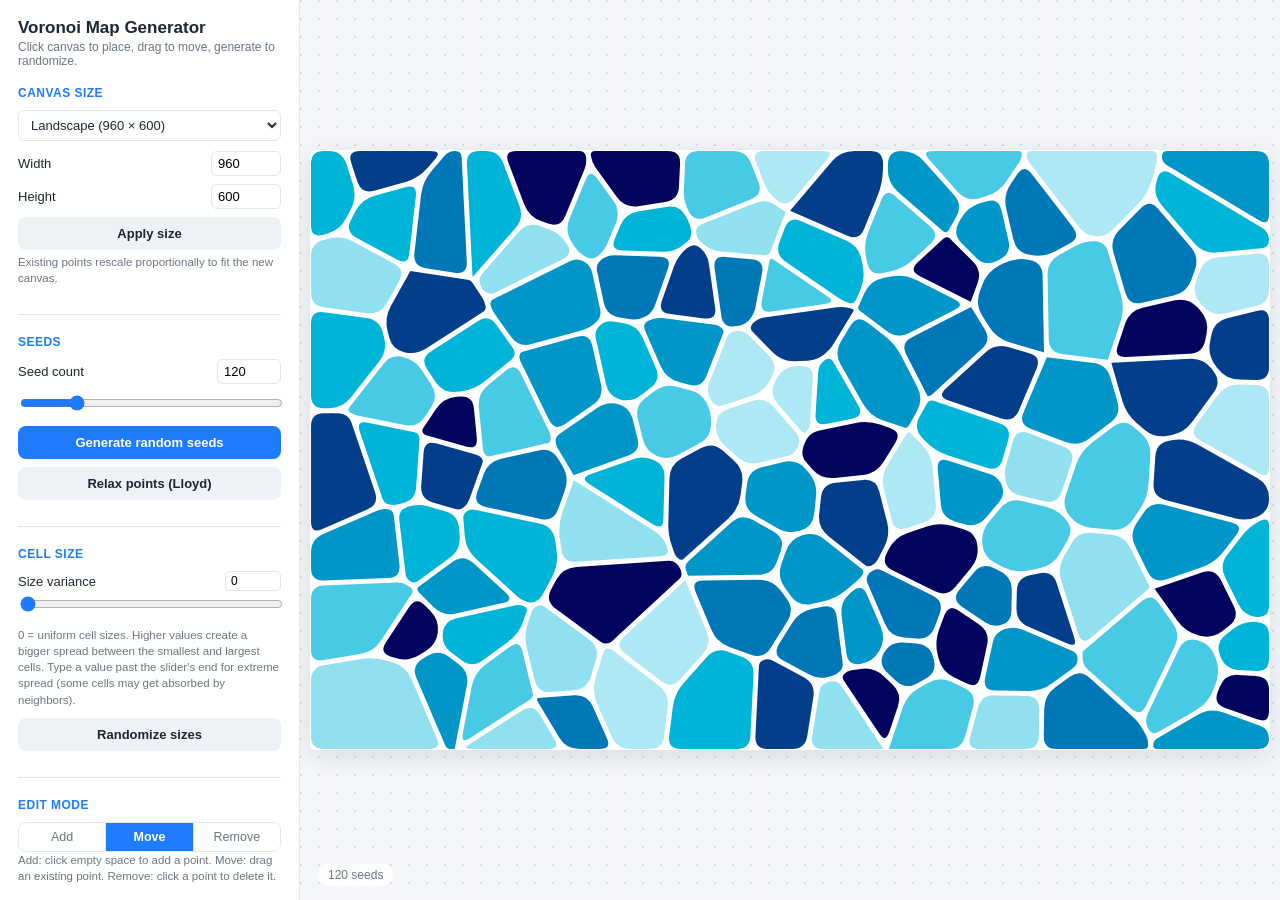
<file: RS/Voroni Map/index.html>
<!DOCTYPE html>
<html lang="en">
<head>
<meta charset="UTF-8">
<meta name="viewport" content="width=device-width, initial-scale=1.0">
<title>Voronoi Map Generator</title>
<style>
  :root{
    --accent:#1F7BFD;
    --accent-dark:#1660c9;
    --bg:#f4f6f9;
    --panel:#ffffff;
    --border:#e2e6ec;
    --text:#1c2733;
    --muted:#6b7684;
  }
  *{box-sizing:border-box;}
  html,body{height:100%;}
  body{
    margin:0;
    font-family:-apple-system,BlinkMacSystemFont,"Segoe UI",Roboto,Helvetica,Arial,sans-serif;
    background:var(--bg);
    color:var(--text);
  }
  .app{
    display:flex;
    height:100vh;
    width:100vw;
  }
  .sidebar{
    width:300px;
    min-width:300px;
    background:var(--panel);
    border-right:1px solid var(--border);
    overflow-y:auto;
    padding:18px 18px 40px;
  }
  .sidebar h1{
    font-size:17px;
    margin:0 0 2px;
    color:var(--text);
  }
  .sidebar .sub{
    font-size:12px;
    color:var(--muted);
    margin:0 0 18px;
  }
  .section{
    margin-bottom:20px;
    padding-bottom:18px;
    border-bottom:1px solid var(--border);
  }
  .section:last-of-type{border-bottom:none;}
  .section h2{
    font-size:12px;
    text-transform:uppercase;
    letter-spacing:.04em;
    color:var(--accent);
    margin:0 0 10px;
    font-weight:700;
  }
  .row{
    display:flex;
    align-items:center;
    justify-content:space-between;
    gap:8px;
    margin-bottom:8px;
    font-size:13px;
  }
  .row label{flex:1;color:var(--text);}
  .row .val{
    font-variant-numeric:tabular-nums;
    color:var(--muted);
    min-width:34px;
    text-align:right;
    font-size:12px;
  }
  input[type=range]{
    width:100%;
    accent-color:var(--accent);
    height:18px;
  }
  input[type=number]{
    width:64px;
    padding:4px 6px;
    border:1px solid var(--border);
    border-radius:6px;
    font-size:13px;
  }
  input[type=color]{
    width:36px;
    height:26px;
    padding:0;
    border:1px solid var(--border);
    border-radius:6px;
    background:none;
    cursor:pointer;
  }
  .slider-row{margin-bottom:14px;}
  .slider-row .row{margin-bottom:2px;}
  .btn{
    display:block;
    width:100%;
    padding:9px 10px;
    margin-bottom:8px;
    border:none;
    border-radius:8px;
    background:var(--accent);
    color:#fff;
    font-size:13px;
    font-weight:600;
    cursor:pointer;
    transition:background .12s ease;
  }
  .btn:hover{background:var(--accent-dark);}
  .btn.secondary{
    background:#eef2f7;
    color:var(--text);
  }
  .btn.secondary:hover{background:#e2e8f0;}
  .btn-row{display:flex;gap:8px;}
  .btn-row .btn{margin-bottom:8px;}
  .segmented{
    display:flex;
    border:1px solid var(--border);
    border-radius:8px;
    overflow:hidden;
    margin-bottom:4px;
  }
  .segmented label{
    flex:1;
    text-align:center;
    padding:7px 4px;
    font-size:12.5px;
    cursor:pointer;
    color:var(--muted);
    background:#fff;
    user-select:none;
    border-right:1px solid var(--border);
  }
  .segmented label:last-child{border-right:none;}
  .segmented input{display:none;}
  .segmented input:checked + label{
    background:var(--accent);
    color:#fff;
    font-weight:600;
  }
  .checkline{
    display:flex;
    align-items:center;
    gap:8px;
    font-size:13px;
    margin-bottom:8px;
    cursor:pointer;
  }
  .checkline input{accent-color:var(--accent);width:15px;height:15px;}
  select{
    width:100%;
    padding:6px 8px;
    border:1px solid var(--border);
    border-radius:6px;
    font-size:13px;
    background:#fff;
    color:var(--text);
  }
  .colorpair{display:flex;align-items:center;gap:10px;}
  .colorpair .row{flex:1;margin-bottom:0;}
  .hint{
    font-size:11.5px;
    color:var(--muted);
    margin-top:-4px;
    margin-bottom:10px;
    line-height:1.4;
  }
  .canvas-wrap{
    flex:1;
    display:flex;
    align-items:center;
    justify-content:center;
    padding:28px;
    overflow:auto;
    background:
      radial-gradient(circle at 1px 1px, #d9dfe7 1px, transparent 0) 0 0/18px 18px;
  }
  .canvas-frame{
    background:#fff;
    box-shadow:0 6px 24px rgba(20,30,50,.12);
    border-radius:6px;
    line-height:0;
  }
  svg{display:block;max-width:80vw;max-height:82vh;cursor:crosshair;border-radius:6px;}
  .status{
    position:fixed;
    left:318px;
    bottom:14px;
    font-size:12px;
    color:var(--muted);
    background:#ffffffcc;
    padding:4px 10px;
    border-radius:20px;
    backdrop-filter:blur(4px);
  }
  ::-webkit-scrollbar{width:9px;}
  ::-webkit-scrollbar-thumb{background:#d3d9e0;border-radius:5px;}
</style>
</head>
<body>
<div class="app">
  <aside class="sidebar">
    <h1>Voronoi Map Generator</h1>
    <p class="sub">Click canvas to place, drag to move, generate to randomize.</p>

    <div class="section">
      <h2>Canvas size</h2>
      <select id="canvasPreset">
        <option value="960x600" selected>Landscape (960 × 600)</option>
        <option value="800x800">Square (800 × 800)</option>
        <option value="1200x1200">Large square (1200 × 1200)</option>
        <option value="800x1200">Portrait (800 × 1200)</option>
        <option value="1600x900">Widescreen (1600 × 900)</option>
        <option value="custom">Custom…</option>
      </select>
      <div class="row" style="margin-top:10px">
        <label for="canvasWidth">Width</label>
        <input type="number" id="canvasWidth" min="200" max="4000" value="960" style="width:70px;padding:4px 6px;border:1px solid var(--border);border-radius:6px;font-size:13px;">
      </div>
      <div class="row">
        <label for="canvasHeight">Height</label>
        <input type="number" id="canvasHeight" min="200" max="4000" value="600" style="width:70px;padding:4px 6px;border:1px solid var(--border);border-radius:6px;font-size:13px;">
      </div>
      <button class="btn secondary" id="btnApplySize">Apply size</button>
      <p class="hint">Existing points rescale proportionally to fit the new canvas.</p>
    </div>

    <div class="section">
      <h2>Seeds</h2>
      <div class="row">
        <label for="seedCount">Seed count</label>
        <input type="number" id="seedCount" min="2" max="600" value="120">
      </div>
      <input type="range" id="seedCountSlider" min="2" max="600" value="120">
      <button class="btn" id="btnGenerate" style="margin-top:10px">Generate random seeds</button>
      <button class="btn secondary" id="btnRelax">Relax points (Lloyd)</button>
    </div>

    <div class="section">
      <h2>Cell size</h2>
      <div class="slider-row">
        <div class="row"><label for="sizeVarianceSlider">Size variance</label><input type="number" id="sizeVarianceNumber" min="0" max="600" value="0" style="width:56px;padding:2px 5px;border:1px solid var(--border);border-radius:5px;font-size:12px;"></div>
        <input type="range" id="sizeVarianceSlider" min="0" max="100" step="1" value="0">
      </div>
      <p class="hint">0 = uniform cell sizes. Higher values create a bigger spread between the smallest and largest cells. Type a value past the slider's end for extreme spread (some cells may get absorbed by neighbors).</p>
      <button class="btn secondary" id="btnRandomizeSizes">Randomize sizes</button>
    </div>

    <div class="section">
      <h2>Edit mode</h2>
      <div class="segmented" id="modeGroup">
        <input type="radio" name="mode" id="modeAdd" value="add">
        <label for="modeAdd">Add</label>
        <input type="radio" name="mode" id="modeMove" value="move" checked>
        <label for="modeMove">Move</label>
        <input type="radio" name="mode" id="modeRemove" value="remove">
        <label for="modeRemove">Remove</label>
      </div>
      <p class="hint">Add: click empty space to add a point. Move: drag an existing point. Remove: click a point to delete it.</p>
    </div>

    <div class="section">
      <h2>Shape</h2>
      <div class="slider-row">
        <div class="row"><label for="radiusSlider">Corner radius</label><input type="number" id="radiusNumber" min="0" max="2000" value="14" style="width:56px;padding:2px 5px;border:1px solid var(--border);border-radius:5px;font-size:12px;"></div>
        <input type="range" id="radiusSlider" min="0" max="400" step="1" value="14">
        <p class="hint">Drag past the slider's end and type a larger value for extreme, blob-like rounding.</p>
      </div>
      <div class="slider-row">
        <div class="row"><label for="gapSlider">Gap between cells</label><span class="val" id="gapValue">3</span></div>
        <input type="range" id="gapSlider" min="0" max="30" step="0.5" value="3">
      </div>
    </div>

    <div class="section">
      <h2>Color</h2>
      <select id="palette">
        <option value="vivid">Vivid</option>
        <option value="pastel">Pastel</option>
        <option value="ocean" selected>Ocean</option>
        <option value="sunset">Sunset</option>
        <option value="forest">Forest</option>
        <option value="mono">Mono blue</option>
      </select>
      <button class="btn" id="btnRandomizeColors" style="margin-top:10px">Randomize colors</button>
    </div>

    <div class="section">
      <h2>Display</h2>
      <label class="checkline"><input type="checkbox" id="showCells" checked> Show cells (fill)</label>
      <label class="checkline"><input type="checkbox" id="showEdges" checked> Show edges</label>
      <label class="checkline"><input type="checkbox" id="showSeeds"> Show seed points</label>
      <div class="colorpair" style="margin-top:6px">
        <div class="row"><label for="edgeColor">Edge color</label></div>
        <input type="color" id="edgeColor" value="#ffffff">
      </div>
      <div class="slider-row" style="margin-top:6px">
        <div class="row"><label for="edgeWidth">Edge width</label><span class="val" id="edgeWidthValue">2</span></div>
        <input type="range" id="edgeWidth" min="0.5" max="8" step="0.5" value="2">
      </div>
      <div class="colorpair">
        <div class="row"><label for="bgColor">Background</label></div>
        <input type="color" id="bgColor" value="#ffffff">
      </div>
    </div>

    <div class="section">
      <h2>Nucleus</h2>
      <label class="checkline"><input type="checkbox" id="showNucleus"> Add a nucleus to each cell</label>
      <div class="slider-row">
        <div class="row"><label for="nucleusSize">Nucleus size</label><span class="val" id="nucleusSizeValue">32</span></div>
        <input type="range" id="nucleusSize" min="2" max="90" step="1" value="32">
      </div>
      <label class="checkline"><input type="checkbox" id="nucleusAutoTint" checked> Auto color (shade of cell)</label>
      <div class="colorpair">
        <div class="row"><label for="nucleusColor">Nucleus color</label></div>
        <input type="color" id="nucleusColor" value="#2b2f38">
      </div>
    </div>

    <div class="section">
      <h2>Export</h2>
      <div class="btn-row">
        <button class="btn" id="btnExportSVG">Export SVG</button>
        <button class="btn secondary" id="btnExportPNG">Export PNG</button>
      </div>
      <button class="btn secondary" id="btnCopySVG">Copy SVG to clipboard</button>
      <button class="btn secondary" id="btnClear">Clear all</button>
    </div>
  </aside>

  <main class="canvas-wrap">
    <div class="canvas-frame">
      <svg id="svg" xmlns="http://www.w3.org/2000/svg" viewBox="0 0 960 600" width="960" height="600"></svg>
    </div>
  </main>
  <div class="status" id="status">0 seeds</div>
</div>

<script>
(function(){
  "use strict";

  let W = 960, H = 600;
  const svg = document.getElementById('svg');
  const statusEl = document.getElementById('status');

  const PALETTES = {
    vivid:  ['#FF6B6B','#FFD93D','#6BCB77','#4D96FF','#B983FF','#FF922B','#20C997','#FF5CA8'],
    pastel: ['#FFD6E0','#FFEFB5','#C9F2C7','#C6E7FF','#E3D1FF','#FFDDC1','#D1F2EB','#F6D6E2'],
    ocean:  ['#03045E','#023E8A','#0077B6','#0096C7','#00B4D8','#48CAE4','#90E0EF','#ADE8F4'],
    sunset: ['#3A0CA3','#7209B7','#B5179E','#F72585','#FF477E','#FF7B54','#FFB26B','#FFD166'],
    forest: ['#081C15','#1B4332','#2D6A4F','#40916C','#52B788','#74C69D','#95D5B2','#B7E4C7'],
    mono:   ['#0B2545','#13315C','#134074','#1B4E8A','#2667AB','#3A7CC4','#5A9BD8','#8FBCE6']
  };

  let sites = [];       // {x,y,color}
  let cells = [];        // polygons parallel to sites
  let dragIndex = -1;
  let rafPending = false;

  const el = id => document.getElementById(id);
  const seedCountInput = el('seedCount');
  const seedCountSlider = el('seedCountSlider');
  const radiusSlider = el('radiusSlider');
  const radiusNumber = el('radiusNumber');
  const gapSlider = el('gapSlider');
  const gapValue = el('gapValue');
  const edgeWidth = el('edgeWidth');
  const edgeWidthValue = el('edgeWidthValue');
  const edgeColor = el('edgeColor');
  const bgColor = el('bgColor');
  const showCells = el('showCells');
  const showEdges = el('showEdges');
  const showSeeds = el('showSeeds');
  const paletteSel = el('palette');
  const sizeVarianceSlider = el('sizeVarianceSlider');
  const sizeVarianceNumber = el('sizeVarianceNumber');
  const canvasPreset = el('canvasPreset');
  const canvasWidthInput = el('canvasWidth');
  const canvasHeightInput = el('canvasHeight');
  const showNucleus = el('showNucleus');
  const nucleusSize = el('nucleusSize');
  const nucleusSizeValue = el('nucleusSizeValue');
  const nucleusAutoTint = el('nucleusAutoTint');
  const nucleusColor = el('nucleusColor');

  function currentMode(){
    return document.querySelector('input[name="mode"]:checked').value;
  }

  // ---------- geometry helpers ----------
  function dist(a,b){ const dx=a.x-b.x, dy=a.y-b.y; return Math.sqrt(dx*dx+dy*dy); }

  // Sutherland-Hodgman clip of convex polygon by half-plane: keep points where dot(n, P-M) <= 0
  function clipHalfPlane(poly, nx, ny, mx, my){
    if(poly.length === 0) return poly;
    const out = [];
    const f = (p) => nx*(p.x-mx) + ny*(p.y-my);
    for(let i=0;i<poly.length;i++){
      const curr = poly[i];
      const prev = poly[(i-1+poly.length)%poly.length];
      const fCurr = f(curr);
      const fPrev = f(prev);
      const currIn = fCurr <= 1e-9;
      const prevIn = fPrev <= 1e-9;
      if(currIn){
        if(!prevIn){
          const t = fPrev / (fPrev - fCurr);
          out.push({ x: prev.x + t*(curr.x-prev.x), y: prev.y + t*(curr.y-prev.y) });
        }
        out.push(curr);
      } else if(prevIn){
        const t = fPrev / (fPrev - fCurr);
        out.push({ x: prev.x + t*(curr.x-prev.x), y: prev.y + t*(curr.y-prev.y) });
      }
    }
    return out;
  }

  // sizeVariance: 0-100. 0 = classic equidistant Voronoi (all weights equal).
  // Higher values turn this into a power diagram (weighted Voronoi) so sites
  // with a larger rolled "sizeSeed" claim proportionally more area.
  function computeVoronoi(pts, gap, sizeVariance){
    const bbox = [{x:0,y:0},{x:W,y:0},{x:W,y:H},{x:0,y:H}];
    const n = pts.length;
    const result = new Array(n);

    const strength = ((sizeVariance||0)/100) * 0.4;
    const avgSpacing = Math.sqrt((W*H)/Math.max(n,1));
    const refR = avgSpacing/2;
    const weights = new Array(n);
    for(let i=0;i<n;i++){
      const seed = pts[i].sizeSeed || 0;
      const r = refR * Math.exp(seed*strength);
      weights[i] = r*r;
    }

    for(let i=0;i<n;i++){
      let poly = bbox;
      const si = pts[i];
      const wi = weights[i];
      for(let j=0;j<n;j++){
        if(i===j) continue;
        const sj = pts[j];
        const dx = sj.x-si.x, dy = sj.y-si.y;
        const d = Math.sqrt(dx*dx+dy*dy);
        if(d < 1e-6) continue;
        const nx = dx/d, ny = dy/d;
        const wj = weights[j];
        const t = 0.5 + (wi - wj) / (2*d*d);
        const mx = si.x + t*dx - nx*(gap/2);
        const my = si.y + t*dy - ny*(gap/2);
        poly = clipHalfPlane(poly, nx, ny, mx, my);
        if(poly.length === 0) break;
      }
      result[i] = poly;
    }
    return result;
  }

  function polygonArea(pts){
    let a = 0;
    for(let i=0;i<pts.length;i++){
      const p0=pts[i], p1=pts[(i+1)%pts.length];
      a += p0.x*p1.y - p1.x*p0.y;
    }
    return Math.abs(a)/2;
  }

  // lighten/darken a #rrggbb color by percent (-100..100)
  function shadeColor(hex, percent){
    hex = (hex||'#888888').replace('#','');
    if(hex.length===3) hex = hex.split('').map(c=>c+c).join('');
    let r = parseInt(hex.substring(0,2),16)||0;
    let g = parseInt(hex.substring(2,4),16)||0;
    let b = parseInt(hex.substring(4,6),16)||0;
    const f = (100+percent)/100;
    r = Math.round(Math.min(255, Math.max(0, r*f)));
    g = Math.round(Math.min(255, Math.max(0, g*f)));
    b = Math.round(Math.min(255, Math.max(0, b*f)));
    const hx = v => v.toString(16).padStart(2,'0');
    return `#${hx(r)}${hx(g)}${hx(b)}`;
  }

  // rounded polygon path; radius 0 -> sharp corners
  function roundedPath(points, radius){
    const n = points.length;
    if(n < 3) return '';
    if(radius <= 0.01){
      let d = `M ${points[0].x.toFixed(2)} ${points[0].y.toFixed(2)} `;
      for(let i=1;i<n;i++) d += `L ${points[i].x.toFixed(2)} ${points[i].y.toFixed(2)} `;
      return d + 'Z';
    }
    let d = '';
    for(let i=0;i<n;i++){
      const p0 = points[(i-1+n)%n], p1 = points[i], p2 = points[(i+1)%n];
      const d01 = dist(p0,p1), d12 = dist(p1,p2);
      if(d01 < 1e-6 || d12 < 1e-6) continue;
      const r = Math.min(radius, d01/2, d12/2);
      const ax = p1.x + (p0.x-p1.x)/d01*r, ay = p1.y + (p0.y-p1.y)/d01*r;
      const bx = p1.x + (p2.x-p1.x)/d12*r, by = p1.y + (p2.y-p1.y)/d12*r;
      d += (i===0 ? `M ${ax.toFixed(2)} ${ay.toFixed(2)} ` : `L ${ax.toFixed(2)} ${ay.toFixed(2)} `);
      d += `Q ${p1.x.toFixed(2)} ${p1.y.toFixed(2)} ${bx.toFixed(2)} ${by.toFixed(2)} `;
    }
    return d + 'Z';
  }

  function polygonCentroid(pts){
    let a=0, cx=0, cy=0;
    for(let i=0;i<pts.length;i++){
      const p0=pts[i], p1=pts[(i+1)%pts.length];
      const cross = p0.x*p1.y - p1.x*p0.y;
      a += cross;
      cx += (p0.x+p1.x)*cross;
      cy += (p0.y+p1.y)*cross;
    }
    a *= 0.5;
    if(Math.abs(a) < 1e-6) return pts.length ? pts[0] : {x:W/2,y:H/2};
    return { x: cx/(6*a), y: cy/(6*a) };
  }

  // ---------- seed generation ----------
  function generateSeeds(n){
    const margin = 12;
    const pts = [];
    const minDist = Math.sqrt((W*H)/Math.max(n,1)) * 0.55;
    const maxAttempts = n*40;
    let attempts = 0;
    while(pts.length < n && attempts < maxAttempts){
      attempts++;
      const x = margin + Math.random()*(W-2*margin);
      const y = margin + Math.random()*(H-2*margin);
      let ok = true;
      for(let i=0;i<pts.length;i++){
        if(dist(pts[i], {x,y}) < minDist){ ok=false; break; }
      }
      if(ok) pts.push({x,y});
    }
    while(pts.length < n){
      pts.push({ x: margin+Math.random()*(W-2*margin), y: margin+Math.random()*(H-2*margin) });
    }
    return pts;
  }

  function randomColor(){
    const pal = PALETTES[paletteSel.value] || PALETTES.ocean;
    return pal[Math.floor(Math.random()*pal.length)];
  }

  function rebuildSitesFromCount(n){
    const pts = generateSeeds(n);
    sites = pts.map(p => ({ x:p.x, y:p.y, color: randomColor(), sizeSeed: Math.random()*2-1 }));
  }

  // ---------- render ----------
  const NS = 'http://www.w3.org/2000/svg';
  function render(){
    cells = computeVoronoi(sites, parseFloat(gapSlider.value), parseFloat(sizeVarianceNumber.value)||0);
    while(svg.firstChild) svg.removeChild(svg.firstChild);

    const bg = document.createElementNS(NS,'rect');
    bg.setAttribute('x',0); bg.setAttribute('y',0);
    bg.setAttribute('width',W); bg.setAttribute('height',H);
    bg.setAttribute('fill', bgColor.value);
    svg.appendChild(bg);

    const radius = parseFloat(radiusNumber.value) || 0;
    const wantCells = showCells.checked;
    const wantEdges = showEdges.checked;
    const ew = parseFloat(edgeWidth.value);
    const ec = edgeColor.value;

    const g = document.createElementNS(NS,'g');
    for(let i=0;i<cells.length;i++){
      const poly = cells[i];
      if(poly.length < 3) continue;
      const path = document.createElementNS(NS,'path');
      path.setAttribute('d', roundedPath(poly, radius));
      path.setAttribute('fill', wantCells ? sites[i].color : 'none');
      if(wantEdges){
        path.setAttribute('stroke', ec);
        path.setAttribute('stroke-width', ew);
        path.setAttribute('stroke-linejoin','round');
      } else {
        path.setAttribute('stroke','none');
      }
      g.appendChild(path);
    }
    svg.appendChild(g);

    if(showNucleus.checked){
      const ng = document.createElementNS(NS,'g');
      const sizePct = parseFloat(nucleusSize.value)/100;
      for(let i=0;i<cells.length;i++){
        const poly = cells[i];
        if(poly.length < 3) continue;
        const area = polygonArea(poly);
        const equivR = Math.sqrt(Math.max(area,0)/Math.PI);
        const nr = Math.max(1.5, equivR * sizePct);
        const cpt = polygonCentroid(poly);
        const baseColor = sites[i].color;
        const fill = nucleusAutoTint.checked ? shadeColor(baseColor, -45) : nucleusColor.value;
        const stroke = nucleusAutoTint.checked ? shadeColor(baseColor, -65) : shadeColor(nucleusColor.value, -30);
        const circ = document.createElementNS(NS,'circle');
        circ.setAttribute('cx', cpt.x.toFixed(2));
        circ.setAttribute('cy', cpt.y.toFixed(2));
        circ.setAttribute('r', nr.toFixed(2));
        circ.setAttribute('fill', fill);
        circ.setAttribute('stroke', stroke);
        circ.setAttribute('stroke-width', 1);
        ng.appendChild(circ);
      }
      svg.appendChild(ng);
    }

    if(showSeeds.checked){
      const sg = document.createElementNS(NS,'g');
      for(const s of sites){
        const c = document.createElementNS(NS,'circle');
        c.setAttribute('cx', s.x); c.setAttribute('cy', s.y);
        c.setAttribute('r', 3.5);
        c.setAttribute('fill', '#1c2733');
        c.setAttribute('stroke', '#ffffff');
        c.setAttribute('stroke-width', 1);
        sg.appendChild(c);
      }
      svg.appendChild(sg);
    }

    statusEl.textContent = `${sites.length} seeds`;
  }

  function scheduleRender(){
    if(rafPending) return;
    rafPending = true;
    requestAnimationFrame(()=>{ rafPending = false; render(); });
  }

  // ---------- pointer interaction ----------
  function svgPoint(evt){
    const pt = svg.createSVGPoint();
    pt.x = evt.clientX; pt.y = evt.clientY;
    const ctm = svg.getScreenCTM().inverse();
    return pt.matrixTransform(ctm);
  }

  function nearestSiteIndex(p, maxDist){
    let best = -1, bestD = Infinity;
    for(let i=0;i<sites.length;i++){
      const d = dist(sites[i], p);
      if(d < bestD){ bestD = d; best = i; }
    }
    if(best>=0 && bestD <= maxDist) return best;
    return -1;
  }

  svg.addEventListener('mousedown', (e)=>{
    const p = svgPoint(e);
    const mode = currentMode();
    if(mode === 'add'){
      sites.push({ x:p.x, y:p.y, color: randomColor(), sizeSeed: Math.random()*2-1 });
      render();
    } else if(mode === 'remove'){
      const idx = nearestSiteIndex(p, 20);
      if(idx >= 0){ sites.splice(idx,1); render(); }
    } else if(mode === 'move'){
      const idx = nearestSiteIndex(p, 24);
      if(idx >= 0){ dragIndex = idx; }
    }
  });

  window.addEventListener('mousemove', (e)=>{
    if(dragIndex < 0) return;
    const p = svgPoint(e);
    sites[dragIndex].x = Math.max(0, Math.min(W, p.x));
    sites[dragIndex].y = Math.max(0, Math.min(H, p.y));
    scheduleRender();
  });

  window.addEventListener('mouseup', ()=>{ dragIndex = -1; });

  // ---------- canvas size ----------
  function applyCanvasSize(newW, newH){
    newW = Math.max(200, Math.min(4000, Math.round(newW)||W));
    newH = Math.max(200, Math.min(4000, Math.round(newH)||H));
    if(newW === W && newH === H){
      canvasWidthInput.value = W; canvasHeightInput.value = H;
      return;
    }
    const scaleX = newW / W, scaleY = newH / H;
    for(const s of sites){ s.x *= scaleX; s.y *= scaleY; }
    W = newW; H = newH;
    svg.setAttribute('viewBox', `0 0 ${W} ${H}`);
    svg.setAttribute('width', W);
    svg.setAttribute('height', H);
    canvasWidthInput.value = W;
    canvasHeightInput.value = H;
    render();
  }

  el('btnApplySize').addEventListener('click', ()=>{
    canvasPreset.value = 'custom';
    applyCanvasSize(parseFloat(canvasWidthInput.value), parseFloat(canvasHeightInput.value));
  });
  canvasPreset.addEventListener('change', ()=>{
    const v = canvasPreset.value;
    if(v === 'custom') return;
    const [w,h] = v.split('x').map(Number);
    canvasWidthInput.value = w; canvasHeightInput.value = h;
    applyCanvasSize(w,h);
  });

  // ---------- controls wiring ----------
  seedCountInput.addEventListener('input', ()=>{
    let v = Math.max(2, Math.min(600, parseInt(seedCountInput.value||'2',10)));
    seedCountSlider.value = v;
  });
  seedCountSlider.addEventListener('input', ()=>{
    seedCountInput.value = seedCountSlider.value;
  });

  radiusSlider.addEventListener('input', ()=>{
    radiusNumber.value = radiusSlider.value;
    scheduleRender();
  });
  radiusNumber.addEventListener('input', ()=>{
    let v = Math.max(0, Math.min(2000, parseFloat(radiusNumber.value||'0')));
    if(v <= parseFloat(radiusSlider.max)) radiusSlider.value = v;
    scheduleRender();
  });
  gapSlider.addEventListener('input', ()=>{
    gapValue.textContent = gapSlider.value;
    scheduleRender();
  });
  edgeWidth.addEventListener('input', ()=>{
    edgeWidthValue.textContent = edgeWidth.value;
    scheduleRender();
  });
  [edgeColor,bgColor,showCells,showEdges,showSeeds,showNucleus,nucleusAutoTint,nucleusColor].forEach(elm=>{
    elm.addEventListener('input', scheduleRender);
    elm.addEventListener('change', scheduleRender);
  });

  sizeVarianceSlider.addEventListener('input', ()=>{
    sizeVarianceNumber.value = sizeVarianceSlider.value;
    scheduleRender();
  });
  sizeVarianceNumber.addEventListener('input', ()=>{
    let v = Math.max(0, Math.min(600, parseFloat(sizeVarianceNumber.value||'0')));
    if(v <= parseFloat(sizeVarianceSlider.max)) sizeVarianceSlider.value = v;
    scheduleRender();
  });
  nucleusSize.addEventListener('input', ()=>{
    nucleusSizeValue.textContent = nucleusSize.value;
    scheduleRender();
  });
  el('btnRandomizeSizes').addEventListener('click', ()=>{
    for(const s of sites) s.sizeSeed = Math.random()*2-1;
    render();
  });

  el('btnGenerate').addEventListener('click', ()=>{
    const n = Math.max(2, Math.min(600, parseInt(seedCountInput.value||'120',10)));
    rebuildSitesFromCount(n);
    render();
  });

  el('btnRelax').addEventListener('click', ()=>{
    if(sites.length === 0) return;
    const currentCells = computeVoronoi(sites, parseFloat(gapSlider.value), parseFloat(sizeVarianceNumber.value)||0);
    for(let i=0;i<sites.length;i++){
      if(currentCells[i].length < 3) continue;
      const c = polygonCentroid(currentCells[i]);
      sites[i].x = Math.max(0, Math.min(W, c.x));
      sites[i].y = Math.max(0, Math.min(H, c.y));
    }
    render();
  });

  el('btnRandomizeColors').addEventListener('click', ()=>{
    for(const s of sites) s.color = randomColor();
    render();
  });

  el('btnClear').addEventListener('click', ()=>{
    sites = [];
    render();
  });

  el('btnExportSVG').addEventListener('click', ()=>{
    const clone = svg.cloneNode(true);
    clone.setAttribute('xmlns', NS);
    const src = new XMLSerializer().serializeToString(clone);
    const blob = new Blob([src], {type:'image/svg+xml'});
    const url = URL.createObjectURL(blob);
    const a = document.createElement('a');
    a.href = url; a.download = 'voronoi-map.svg';
    document.body.appendChild(a); a.click(); document.body.removeChild(a);
    URL.revokeObjectURL(url);
  });

  function svgSource(){
    const clone = svg.cloneNode(true);
    clone.setAttribute('xmlns', NS);
    return new XMLSerializer().serializeToString(clone);
  }

  el('btnCopySVG').addEventListener('click', async ()=>{
    const src = svgSource();
    const btn = el('btnCopySVG');
    const original = btn.textContent;
    const flash = (msg) => { btn.textContent = msg; setTimeout(()=>{ btn.textContent = original; }, 1300); };
    try{
      await navigator.clipboard.writeText(src);
      flash('Copied!');
    }catch(err){
      try{
        const ta = document.createElement('textarea');
        ta.value = src;
        ta.style.position = 'fixed';
        ta.style.left = '-9999px';
        document.body.appendChild(ta);
        ta.focus(); ta.select();
        document.execCommand('copy');
        document.body.removeChild(ta);
        flash('Copied!');
      }catch(err2){
        flash('Copy failed — use Export');
      }
    }
  });

  el('btnExportPNG').addEventListener('click', ()=>{
    const clone = svg.cloneNode(true);
    clone.setAttribute('xmlns', NS);
    const src = new XMLSerializer().serializeToString(clone);
    const svgBlob = new Blob([src], {type:'image/svg+xml;charset=utf-8'});
    const url = URL.createObjectURL(svgBlob);
    const img = new Image();
    img.onload = function(){
      const scale = 2;
      const canvas = document.createElement('canvas');
      canvas.width = W*scale; canvas.height = H*scale;
      const ctx = canvas.getContext('2d');
      ctx.scale(scale, scale);
      ctx.drawImage(img, 0, 0, W, H);
      URL.revokeObjectURL(url);
      canvas.toBlob((blob)=>{
        const a = document.createElement('a');
        a.href = URL.createObjectURL(blob);
        a.download = 'voronoi-map.png';
        document.body.appendChild(a); a.click(); document.body.removeChild(a);
      }, 'image/png');
    };
    img.src = url;
  });

  // ---------- init ----------
  rebuildSitesFromCount(parseInt(seedCountInput.value,10));
  render();
})();
</script>
</body>
</html>
</file>
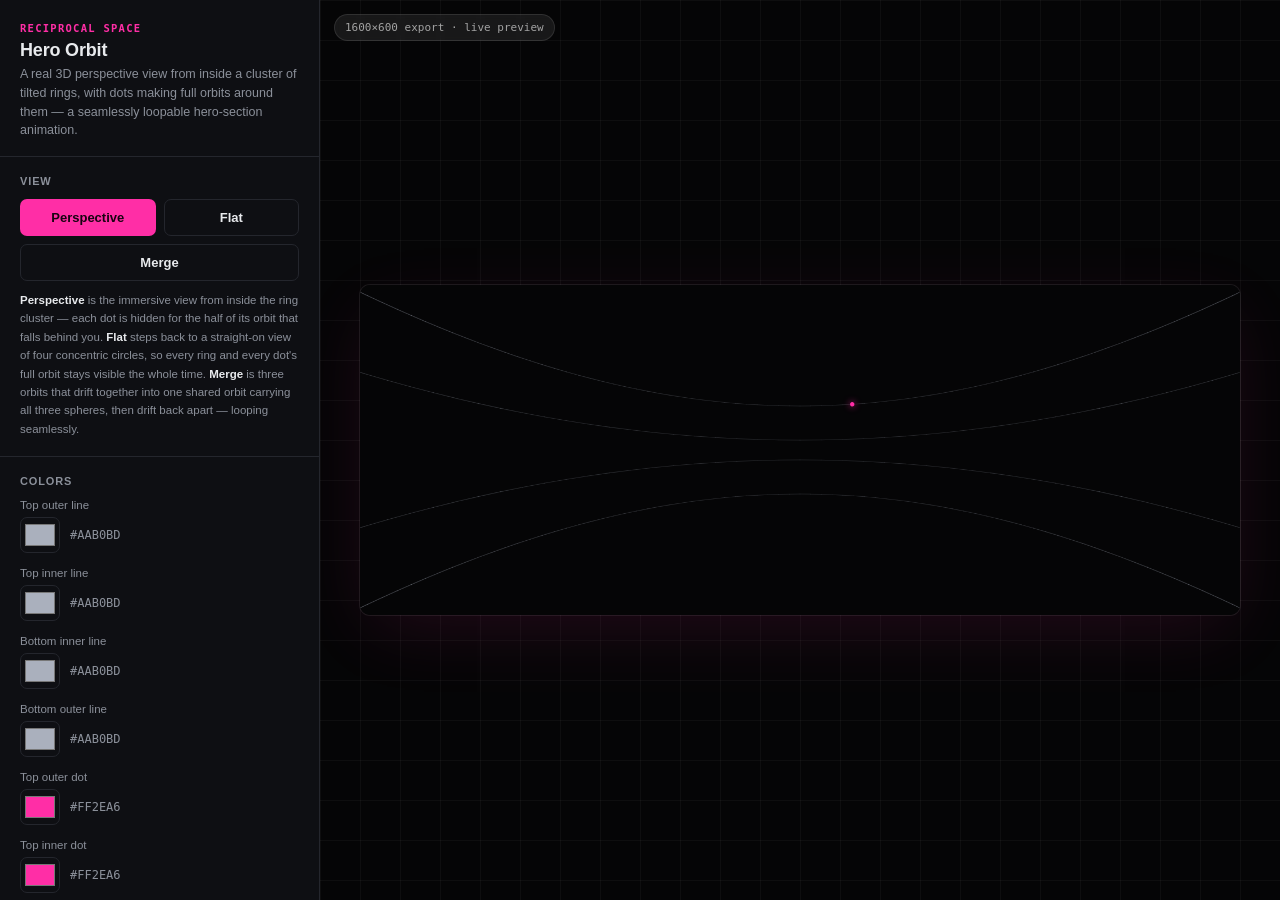
<file: Triana/Orbit Paths/index.html>
<!DOCTYPE html>
<html lang="en">
<head>
<meta charset="UTF-8">
<title>Hero Orbit</title>
<style>
  :root{
    --bg-panel:#0e0f13;
    --bg-panel-2:#000000;
    --line:#24262d;
    --text:#e8eaed;
    --text-dim:#8b909a;
    --accent:#ff2ea6;
  }
  * { box-sizing: border-box; }
  html,body{
    margin:0; height:100%;
    background:var(--bg-panel-2);
    color:var(--text);
    font-family: 'Inter', -apple-system, BlinkMacSystemFont, 'Segoe UI', sans-serif;
  }
  .app{ display:flex; height:100vh; width:100vw; overflow:hidden; }

  .sidebar{
    width: 320px; min-width:320px;
    background: var(--bg-panel);
    border-right: 1px solid var(--line);
    display:flex; flex-direction:column;
    overflow-y:auto;
  }
  .sidebar-head{ padding: 22px 20px 16px; border-bottom:1px solid var(--line); }
  .sidebar-head .eyebrow{
    font-size:10.5px; letter-spacing:.12em; text-transform:uppercase;
    color:var(--accent); font-weight:600; margin-bottom:6px; font-family: 'SF Mono', ui-monospace, monospace;
  }
  .sidebar-head h1{ font-size:18px; margin:0 0 4px; font-weight:600; letter-spacing:-.01em; }
  .sidebar-head p{ font-size:12.5px; color:var(--text-dim); margin:0; line-height:1.5; }

  .section{ padding: 18px 20px; border-bottom:1px solid var(--line); }
  .section h2{
    font-size:11px; text-transform:uppercase; letter-spacing:.08em;
    color:var(--text-dim); margin:0 0 12px; font-weight:600;
  }

  button{
    font-family:inherit; font-size:13px; font-weight:600; cursor:pointer;
    border-radius:7px; border:1px solid transparent; padding:10px 14px;
    width:100%; transition: transform .08s ease, background .15s, border-color .15s;
  }
  button:active{ transform: scale(0.98); }
  .btn-primary{ background:var(--accent); color:#180311; }
  .btn-primary:hover{ background:#ff59ba; }
  .btn-secondary{ background:transparent; color:var(--text); border-color:var(--line); }
  .btn-secondary:hover{ border-color:var(--accent); color:var(--accent); }

  label.field{ display:block; font-size:11.5px; color:var(--text-dim); margin: 14px 0 6px; }
  label.field:first-child{ margin-top:0; }
  input[type=range]{ width:100%; accent-color: var(--accent); background:transparent; }
  .range-val{ float:right; color:var(--accent); font-family:ui-monospace,monospace; font-size:11px; }
  input[type=number]{
    width:100%; background:var(--bg-panel-2); border:1px solid var(--line); color:var(--text);
    border-radius:6px; padding:8px 10px; font-family:inherit; font-size:13px;
  }
  .checkbox-row{ display:flex; align-items:center; gap:8px; font-size:12.5px; color:var(--text-dim); margin-top:12px; cursor:pointer; }
  .checkbox-row input{ accent-color: var(--accent); }

  .color-row{ display:flex; align-items:center; gap:10px; margin-top:2px; }
  .color-row input[type=color]{
    width:40px; height:36px; border-radius:7px; border:1px solid var(--line); background:none; cursor:pointer; padding:2px;
  }
  .color-row span{ font-size:12px; color:var(--text-dim); font-family:ui-monospace,monospace; }

  .hint{ font-size:11.5px; color:var(--text-dim); line-height:1.6; margin-top:12px; padding-top:12px; border-top:1px solid var(--line); }
  .hint b{ color:var(--text); }
  .footer-space{ flex:1; }
  .progress-line{ font-size:11px; color:var(--accent); font-family:ui-monospace,monospace; margin-top:10px; min-height:14px; }

  .canvas-wrap{
    flex:1; position:relative; display:flex; align-items:center; justify-content:center;
    background: #050506; overflow:hidden; padding: 40px;
    background-image:
      linear-gradient(rgba(255,255,255,.035) 1px, transparent 1px),
      linear-gradient(90deg, rgba(255,255,255,.035) 1px, transparent 1px);
    background-size: 40px 40px;
  }
  .stage-card{
    width: 100%; max-width: 1100px; aspect-ratio: 1600/600;
    box-shadow: 0 20px 70px -10px rgba(255,46,166,.12), 0 0 0 1px rgba(255,255,255,.08);
    border-radius: 10px; overflow:hidden; position:relative;
  }
  #stage{ display:block; width:100%; height:100%; }
  .top-badge{
    position:absolute; top:14px; left:14px; font-family:ui-monospace,monospace;
    font-size:11px; color:#ffffff99; background:#ffffff14; border:1px solid #ffffff1a;
    padding:6px 10px; border-radius:20px; backdrop-filter: blur(4px);
  }

  .modal-overlay{
    position:fixed; inset:0; background:rgba(0,0,0,.65); z-index:100;
    display:flex; align-items:center; justify-content:center; padding:40px;
  }
  .modal-box{
    background:var(--bg-panel); border:1px solid var(--line); border-radius:10px;
    width:100%; max-width:720px; max-height:80vh; padding:20px;
    display:flex; flex-direction:column;
  }
  .modal-head{
    display:flex; align-items:center; justify-content:space-between; margin-bottom:10px;
    font-size:12.5px; color:var(--text-dim); font-family:ui-monospace,monospace;
  }
  .modal-box textarea{
    flex:1; min-height:280px; background:var(--bg-panel-2); color:var(--text);
    border:1px solid var(--line); border-radius:6px; padding:10px;
    font-family:ui-monospace,monospace; font-size:11px; line-height:1.5; resize:vertical;
  }
  .modal-actions{ display:flex; align-items:center; gap:12px; margin-top:12px; }
  .modal-actions button{ width:auto; padding:10px 16px; }
  .modal-actions .status{ font-size:11.5px; color:var(--accent); }
</style>
</head>
<body>
<div class="app">
  <div class="sidebar">
    <div class="sidebar-head">
      <div class="eyebrow">Reciprocal Space</div>
      <h1>Hero Orbit</h1>
      <p>A real 3D perspective view from inside a cluster of tilted rings, with dots making full orbits around them — a seamlessly loopable hero-section animation.</p>
    </div>

    <div class="section">
      <h2>View</h2>
      <div style="display:flex; gap:8px;">
        <button class="btn-primary" id="btn-view-perspective">Perspective</button>
        <button class="btn-secondary" id="btn-view-flat">Flat</button>
      </div>
      <div style="display:flex; gap:8px; margin-top:8px;">
        <button class="btn-secondary" id="btn-view-merge" style="width:100%;">Merge</button>
      </div>
      <div class="hint" style="margin-top:10px; padding-top:0; border-top:none;">
        <b>Perspective</b> is the immersive view from inside the ring
        cluster — each dot is hidden for the half of its orbit that falls
        behind you. <b>Flat</b> steps back to a straight-on view of four
        concentric circles, so every ring and every dot's full orbit stays
        visible the whole time. <b>Merge</b> is three orbits that drift
        together into one shared orbit carrying all three spheres, then
        drift back apart — looping seamlessly.
      </div>
    </div>

    <div class="section" id="section-layout" style="display:none;">
      <h2>Layout</h2>
      <label class="field" style="margin-top:0;">Orbit size <span class="range-val" id="val-flat-size">65</span></label>
      <input type="range" id="rng-flat-size" min="20" max="90" value="65">

      <label class="field">Ring spacing <span class="range-val" id="val-flat-spacing">15</span></label>
      <input type="range" id="rng-flat-spacing" min="2" max="30" value="15">

      <label class="field">Line width taper <span class="range-val" id="val-flat-taper">0</span></label>
      <input type="range" id="rng-flat-taper" min="-100" max="100" value="0">
      <div class="hint" style="margin-top:10px; padding-top:0; border-top:none;">
        <b>Orbit size</b> sets how big the outermost circle is.
        <b>Ring spacing</b> sets the gap between each concentric circle.
        <b>Line width taper</b> tapers thickness across the rings —
        negative thins them going outward, positive thickens them going
        outward, 0 keeps them all the same width.
      </div>
    </div>

    <div class="section" id="section-merge" style="display:none;">
      <h2>Merge</h2>
      <label class="field" style="margin-top:0;">Cycle length (orbits) <span class="range-val" id="val-merge-cycles">4</span></label>
      <input type="range" id="rng-merge-cycles" min="1" max="10" value="4">
      <div class="hint" style="margin-top:10px; padding-top:0; border-top:none;">
        How many orbit rotations one full drift-together-and-apart cycle
        takes. Tied to <b>Orbit speed</b>, so it always lands back on its
        starting spread exactly once per cycle — that's what keeps it
        loopable.
      </div>
    </div>

    <div class="section">
      <h2>Colors</h2>
      <label class="field" style="margin-top:0;">Top outer line</label>
      <div class="color-row">
        <input type="color" id="col-line-0" value="#aab0bd">
        <span id="val-col-line-0">#AAB0BD</span>
      </div>
      <label class="field">Top inner line</label>
      <div class="color-row">
        <input type="color" id="col-line-1" value="#aab0bd">
        <span id="val-col-line-1">#AAB0BD</span>
      </div>
      <label class="field">Bottom inner line</label>
      <div class="color-row">
        <input type="color" id="col-line-2" value="#aab0bd">
        <span id="val-col-line-2">#AAB0BD</span>
      </div>
      <label class="field">Bottom outer line</label>
      <div class="color-row">
        <input type="color" id="col-line-3" value="#aab0bd">
        <span id="val-col-line-3">#AAB0BD</span>
      </div>
      <label class="field">Top outer dot</label>
      <div class="color-row">
        <input type="color" id="col-dot-0" value="#ff2ea6">
        <span id="val-col-dot-0">#FF2EA6</span>
      </div>
      <label class="field">Top inner dot</label>
      <div class="color-row">
        <input type="color" id="col-dot-1" value="#ff2ea6">
        <span id="val-col-dot-1">#FF2EA6</span>
      </div>
      <label class="field">Bottom inner dot</label>
      <div class="color-row">
        <input type="color" id="col-dot-2" value="#ff2ea6">
        <span id="val-col-dot-2">#FF2EA6</span>
      </div>
      <label class="field">Bottom outer dot</label>
      <div class="color-row">
        <input type="color" id="col-dot-3" value="#ff2ea6">
        <span id="val-col-dot-3">#FF2EA6</span>
      </div>
      <label class="checkbox-row">
        <input type="checkbox" id="chk-bg" checked>
        Solid background
      </label>
      <div class="color-row" id="row-col-bg" style="margin-top:8px;">
        <input type="color" id="col-bg" value="#050506">
        <span id="val-col-bg">#050506</span>
      </div>
    </div>

    <div class="section">
      <h2>Motion</h2>
      <label class="field" style="margin-top:0;">Orbit speed <span class="range-val" id="val-speed">1.0x</span></label>
      <input type="range" id="rng-speed" min="20" max="300" value="100">

      <label class="field">Line thickness <span class="range-val" id="val-thickness">2.0</span></label>
      <input type="range" id="rng-thickness" min="10" max="60" value="20">

      <label class="field">Dot size <span class="range-val" id="val-dotsize">7</span></label>
      <input type="range" id="rng-dotsize" min="3" max="16" value="7">

      <div id="row-dotcount">
        <label class="field">Dot count <span class="range-val" id="val-dotcount">3</span></label>
        <input type="range" id="rng-dotcount" min="1" max="16" value="3">
      </div>

      <label class="checkbox-row">
        <input type="checkbox" id="chk-glow" checked>
        Dot glow
      </label>
    </div>

    <div class="section">
      <h2>Export</h2>
      <label class="field" style="margin-top:0;">Loops to export</label>
      <input type="number" id="num-loops" min="1" max="10" value="2">
      <label class="field">Resolution</label>
      <div style="display:flex; gap:8px;">
        <button class="btn-primary" id="btn-res-1x">1600×600</button>
        <button class="btn-secondary" id="btn-res-2x">3200×1200</button>
      </div>
      <button class="btn-secondary" id="btn-export-video" style="margin-top:14px;">Export video (.mp4)</button>
      <div class="hint" style="margin-top:4px; padding-top:0; border-top:none;">
        Records the live animation with Chrome/Edge's own built-in
        <b>MediaRecorder</b> — no external encoder. One "loop" is exactly
        one period of the orbit motion, so the exported clip always ends
        back where it started and plays seamlessly on repeat. Needs Chrome
        or Edge.
      </div>
      <button class="btn-secondary" id="btn-export-html" style="margin-top:14px;">Export embeddable HTML</button>
      <div class="hint" style="margin-top:4px; padding-top:0; border-top:none;">
        Downloads a small, dependency-free HTML file with the current
        view, colors, and motion settings baked in — no editor UI, no
        video weight. The canvas fills its container responsively at a
        1600:600 aspect ratio, so a developer can drop it straight into a
        page. Hand this to them instead of an .mp4.
      </div>
      <div class="progress-line" id="progress"></div>
    </div>

    <div class="footer-space"></div>
    <div class="section" style="border-bottom:none;">
      <div class="hint">
        Each dot makes a full 360° orbit of its own ring on a shared
        timing — it's simply not drawn while behind the camera's near
        clip plane — so the whole scene returns to its exact starting
        state once per orbit period — that's what makes it loop cleanly
        both on screen and in the exported MP4.
      </div>
    </div>
  </div>

  <div class="canvas-wrap">
    <div class="top-badge" id="badge">1600×600 · live</div>
    <div class="stage-card">
      <canvas id="stage" width="1600" height="600"></canvas>
    </div>
  </div>
</div>

<div class="modal-overlay" id="html-modal-overlay" style="display:none;">
  <div class="modal-box">
    <div class="modal-head">
      <span>hero_orbit_embed.html</span>
      <button class="btn-secondary" id="btn-modal-close" style="width:auto; padding:6px 10px;">Close</button>
    </div>
    <textarea id="html-modal-textarea" readonly spellcheck="false"></textarea>
    <div class="modal-actions">
      <button class="btn-primary" id="btn-modal-copy">Copy to clipboard</button>
      <span class="status" id="modal-copy-status"></span>
    </div>
  </div>
</div>

<script>
(function(){
  const W = 1600, H = 600;

  // ====================== 3D RING DEFINITIONS ======================
  // The camera sits at the shared center of a cluster of circular rings —
  // literally at the origin, looking down +Z — with each ring's plane
  // tilted by `theta` off the view axis. Because the camera isn't exactly
  // IN the ring's plane, the ring projects to a real curve rather than a
  // degenerate straight line: the half of the ring in front of the camera
  // (z > NEAR_Z) sweeps across the screen — close to the camera (and
  // therefore flung out toward the screen edges) near phi=0/pi, and at
  // its farthest (dead ahead) around phi=pi/2 — which is exactly the
  // "nearly straight far out, pinches near the middle" look, except now
  // it's real perspective, not an arbitrary formula. The other half of
  // the ring (z <= NEAR_Z) is literally behind the viewer and is never
  // drawn — see the dot-orbit section below for why that matters.
  //
  // point(phi) = ( R*cos(phi), Yc + R*sin(phi)*cos(theta), R*sin(phi)*sin(theta) )
  //
  // Naively, Yc alone barely moves where the curve's near-center "waist"
  // sits on screen — at phi=pi/2 the R*cos(theta) term dominates and
  // throws the whole ring far off-canvas. So instead of hand-picking Yc,
  // each ring is specified by `waistPx` (how many pixels its waist sits
  // from vertical screen-center, at the design resolution) and Yc is
  // solved backwards from that: it cancels R*cos(theta) exactly at
  // phi=pi/2, leaving only the requested pixel offset there, while still
  // letting the curve flare out asymptotically toward the edges.
  const FOCAL_FACTOR = 1.2;
  // `flip` swaps theta for (pi - theta): cos flips sign while sin (and
  // therefore depth/visibility) stays identical, mirroring the curve from
  // bowing above center to bowing below it — a top/bottom pair otherwise
  // sharing the same tilt and waist gap.
  function ringFromWaist(R, theta, waistPx, flip){
    const t = flip ? Math.PI - theta : theta;
    const focal = H * FOCAL_FACTOR; // baked in at design resolution — see project() for why this still scales correctly at other export sizes
    const farZ = R * Math.sin(t);
    // Sign of eps has to flip along with theta: a non-flipped ring already
    // bows away from center toward the top at its edges (cos(t) > 0), so a
    // small negative eps keeps its waist just above center too; a flipped
    // ring bows toward the bottom (cos(t) < 0) and needs the mirror-image
    // positive eps to keep its own waist just below center.
    const eps = (flip ? 1 : -1) * waistPx * farZ / focal;
    return { R, theta: t, Yc: -R * Math.cos(t) + eps };
  }
  const RINGS = [
    ringFromWaist(1, 0.62, 80, false), // top outer
    ringFromWaist(1, 0.30, 18, false), // top inner
    ringFromWaist(1, 0.30, 18, true),  // bottom inner
    ringFromWaist(1, 0.62, 80, true),  // bottom outer
  ];
  const NEAR_Z = 0.09; // camera-space clip plane — anything behind this is "not visible"
  function ringPoint3D(ring, phi){
    const s = Math.sin(phi);
    return {
      x: ring.R * Math.cos(phi),
      y: ring.Yc + ring.R * s * Math.cos(ring.theta),
      z: ring.R * s * Math.sin(ring.theta),
    };
  }

  // Pinhole projection: camera at the origin looking down +Z. Focal length
  // is proportional to canvas height, same as in ringFromWaist above, so
  // the field of view (and every waistPx offset) looks identical at any
  // export resolution. Returns null for anything at/behind the near clip
  // plane.
  function project(pt3d, cw, ch){
    if(pt3d.z <= NEAR_Z) return null;
    const focal = ch * FOCAL_FACTOR;
    return {
      x: cw/2 + focal * pt3d.x / pt3d.z,
      y: ch/2 + focal * pt3d.y / pt3d.z,
      z: pt3d.z,
    };
  }

  // ====================== ORBITING DOTS ======================
  // phi(t) sweeps the FULL 0..2*pi circle once per PERIOD, continuously in
  // one direction — a real orbit, not a back-and-forth swing. Every dot
  // shares the same PERIOD (only phase/ring differ), so the whole scene is
  // exactly back to its starting state every PERIOD seconds. Half of every
  // orbit falls behind the camera's near clip plane — the dot is simply
  // not drawn while it's back there (see renderFrame), but phi keeps
  // advancing regardless, so it's still genuinely orbiting the whole ring.
  const BASE_PERIOD = 6; // seconds, at 1.0x speed
  // Dots are distributed round-robin across the 4 rings and spread evenly
  // around the full circle, so any count from 1 to 16 stays symmetric
  // rather than clumping on one ring.
  function buildDots(count){
    const dots = [];
    for(let i=0; i<count; i++){
      dots.push({ ring: i % RINGS.length, phase: (Math.PI * 2 * i) / count });
    }
    return dots;
  }
  let DOTS = buildDots(3);

  // ====================== FLAT VIEW ======================
  // A straight-on, outside view of the same 4 rings and dots — no camera,
  // no near-clip half-hidden behind you. Each ring becomes a plain circle
  // centered on the canvas; dots orbit their own circle at the same
  // phi(t) used by the perspective view, always visible, full size, full
  // brightness — "so you can see the concentric circles and the dots
  // revolving around them" without anything ever hiding behind the
  // camera.
  //
  // Ring i's radius (as a fraction of min(cw,ch)/2) is
  // flatOrbitSize - i*flatSpacing, so ring 0 is always the outermost —
  // both adjustable live via the Flat Layout sliders. Clamped to a small
  // positive floor so an aggressive spacing can't push an inner ring to
  // (or past) zero/negative radius.
  function flatRadii(){
    return RINGS.map((_, i) => Math.max(0.02, flatOrbitSize - i * flatSpacing));
  }

  // ====================== STATE ======================
  let viewMode = 'perspective'; // 'perspective' | 'flat' | 'merge'
  let flatOrbitSize = 0.65; // fraction of min(cw,ch)/2 — outermost ring's radius
  let flatSpacing = 0.15;   // fraction of min(cw,ch)/2 — gap between consecutive rings
  let flatWidthTaper = 0;   // -1..1 — negative thins outer rings, positive thickens them, 0 = uniform
  let mergeCycles = 4;      // orbit rotations per full drift-together-and-apart cycle, for the Merge view
  let lineColors = ['#aab0bd', '#aab0bd', '#aab0bd', '#aab0bd']; // one per RINGS index
  let dotColors = ['#ff2ea6', '#ff2ea6', '#ff2ea6', '#ff2ea6']; // one per RINGS index — a dot takes its color from the ring it orbits
  let bgColor = '#050506';
  let bgEnabled = true;
  let speedMult = 1.0;
  let thickness = 2.0;
  let dotRadius = 7;
  let glowEnabled = true;

  function period(){ return BASE_PERIOD / speedMult; }

  const canvas = document.getElementById('stage');
  const ctx = canvas.getContext('2d');

  function clamp01(v){ return Math.max(0, Math.min(1, v)); }
  function lerp(a, b, t){ return a + (b-a)*t; }

  // Renders one deterministic frame at elapsed time `tSec` (seconds since
  // the orbit's own t=0) into the given context/canvas size — used both by
  // the live rAF loop and by the video exporter, so preview and export are
  // pixel-for-pixel the same math. Dispatches on viewMode; all three
  // branches share every other control (colors, thickness, dot size/
  // count, speed, glow) — only the geometry changes.
  function renderFrame(g, cw, ch, tSec){
    g.save();
    g.clearRect(0, 0, cw, ch);
    if(bgEnabled){
      g.fillStyle = bgColor;
      g.fillRect(0, 0, cw, ch);
    }
    if(viewMode === 'flat') renderFlat(g, cw, ch, tSec);
    else if(viewMode === 'merge') renderMerge(g, cw, ch, tSec);
    else renderPerspective(g, cw, ch, tSec);
    g.restore();
  }

  // The Merge view's own loop length differs from the other views': its
  // drift-together-and-apart breathing has a period of mergeCycles full
  // orbit rotations, not just one. Used by the video exporter so a
  // recorded "loop" actually covers the whole breathing cycle.
  function loopDurationSeconds(){
    return viewMode === 'merge' ? mergeCycles * period() : period();
  }

  function renderPerspective(g, cw, ch, tSec){
    g.lineCap = 'round';
    const STEPS = 400;
    RINGS.forEach((ring, ringIdx) => {
      const rgb = hexToRgb(lineColors[ringIdx]);
      // The ring's own farthest reach (straight ahead, phi = pi/2) — used
      // to normalize its near/far depth fade independent of the other
      // rings' tilt.
      const farZ = Math.max(NEAR_Z * 1.5, ring.R * Math.sin(ring.theta));
      let prevProj = null;
      for(let i=0; i<=STEPS; i++){
        const phi = (i/STEPS) * Math.PI * 2;
        const pt3d = ringPoint3D(ring, phi);
        const proj = project(pt3d, cw, ch);
        if(proj && prevProj){
          // depth: 0 = right at the camera (near clip, flung to the
          // screen edges), 1 = dead ahead at this ring's farthest point
          // (the "waist" near screen-center) — near is drawn bold and
          // bright, far fades away, the opposite of a flat edge fade, so
          // the scene actually reads as receding in front of you.
          const depth = clamp01((proj.z - NEAR_Z) / (farZ - NEAR_Z));
          g.strokeStyle = `rgba(${rgb[0]},${rgb[1]},${rgb[2]},${lerp(0.95, 0.22, depth)})`;
          g.lineWidth = lerp(thickness * 1.7, thickness * 0.5, depth);
          g.beginPath();
          g.moveTo(prevProj.x, prevProj.y);
          g.lineTo(proj.x, proj.y);
          g.stroke();
        }
        prevProj = proj;
      }
    });

    // dots — phi sweeps the full circle every period; only the half in
    // front of the camera is ever drawn, but it keeps orbiting regardless.
    const t = tSec / period();
    const FADE_Z = NEAR_Z * 3.2; // soft near-clip fade so a dot eases out of view rather than popping off
    const REF_Z = 0.32; // a representative "close" depth, for perspective size scaling
    DOTS.forEach(dot => {
      const ring = RINGS[dot.ring];
      const dc = dotColors[dot.ring];
      const phi = Math.PI * 2 * t + dot.phase;
      const pt3d = ringPoint3D(ring, phi);
      const proj = project(pt3d, cw, ch);
      if(!proj) return; // behind the camera right now — still orbiting, just not drawn
      const fade = clamp01((proj.z - NEAR_Z) / (FADE_Z - NEAR_Z));
      if(fade <= 0) return;
      const scale = Math.max(0.35, Math.min(2.4, REF_Z / proj.z));
      const r = dotRadius * scale;
      if(glowEnabled){
        g.shadowColor = dc;
        g.shadowBlur = r * 3.2 * fade;
      } else {
        g.shadowBlur = 0;
      }
      g.globalAlpha = fade;
      g.fillStyle = dc;
      g.beginPath();
      g.arc(proj.x, proj.y, r, 0, Math.PI*2);
      g.fill();
      g.shadowBlur = 0;
      g.globalAlpha = 1;
    });
  }

  // Flat view: 4 plain concentric circles centered on the canvas, sized
  // by flatRadii() (fractions of the canvas's shorter side, adjustable
  // via the Flat Layout sliders). Dots orbit at the same phi(t) as the
  // perspective view — same speed, same phase spacing, same loop period
  // — just always drawn, since there's no camera here for anything to
  // hide behind.
  function renderFlat(g, cw, ch, tSec){
    const cx = cw / 2, cy = ch / 2;
    const baseRadius = Math.min(cw, ch) / 2;
    const radii = flatRadii();
    g.lineCap = 'round';
    RINGS.forEach((_, ringIdx) => {
      const rgb = hexToRgb(lineColors[ringIdx]);
      const radius = radii[ringIdx] * baseRadius;
      // Taper: ring 0 is outermost, so u=1 there and u=0 at the
      // innermost ring — width scales linearly across that range, with
      // flatWidthTaper (-1..1) controlling how much and in which
      // direction, clamped so an extreme taper never zeroes out a line.
      const u = (RINGS.length - 1 - ringIdx) / (RINGS.length - 1);
      const widthMult = Math.max(0.15, 1 + flatWidthTaper * (u - 0.5) * 2);
      g.strokeStyle = `rgba(${rgb[0]},${rgb[1]},${rgb[2]},0.9)`;
      g.lineWidth = thickness * widthMult;
      g.beginPath();
      g.arc(cx, cy, radius, 0, Math.PI * 2);
      g.stroke();
    });

    const t = tSec / period();
    DOTS.forEach(dot => {
      const dc = dotColors[dot.ring];
      const radius = radii[dot.ring] * baseRadius;
      const phi = Math.PI * 2 * t + dot.phase;
      const x = cx + radius * Math.cos(phi);
      const y = cy + radius * Math.sin(phi);
      if(glowEnabled){
        g.shadowColor = dc;
        g.shadowBlur = dotRadius * 3.2;
      } else {
        g.shadowBlur = 0;
      }
      g.fillStyle = dc;
      g.beginPath();
      g.arc(x, y, dotRadius, 0, Math.PI * 2);
      g.fill();
      g.shadowBlur = 0;
    });
  }

  // Merge view: three orbits (rings 0, 1, 2 — reusing the same Orbit
  // size/Ring spacing sliders as Flat, so "spread" here means the same
  // three outermost radii Flat would show), each carrying exactly one
  // dot, 120 degrees apart. Every ring's CURRENT radius drifts toward a
  // shared meeting radius (ring 1's own spread radius — the natural
  // middle value) and back, on mergeFactor(t): a raised-cosine that's
  // exactly 0 at t=0, peaks at 1 halfway through the cycle (fully
  // merged — all three dots now 120 degrees apart on one shared orbit),
  // and returns to exactly 0 at t=mergeCycles*period(). Because that's a
  // whole multiple of the rotation period, the dots' angular phase lines
  // up again too, so the entire scene is back to its exact starting
  // state — a real loop, not an approximation.
  function renderMerge(g, cw, ch, tSec){
    const cx = cw / 2, cy = ch / 2;
    const baseRadius = Math.min(cw, ch) / 2;
    const spread = [0, 1, 2].map(i => Math.max(0.02, flatOrbitSize - i * flatSpacing));
    const mergedFrac = spread[1];
    const cycleSeconds = mergeCycles * period();
    const mergeFactor = (1 - Math.cos(2 * Math.PI * tSec / cycleSeconds)) / 2; // 0 -> 1 -> 0
    const radiiFrac = spread.map(s => lerp(s, mergedFrac, mergeFactor));

    g.lineCap = 'round';
    [0, 1, 2].forEach(ringIdx => {
      const rgb = hexToRgb(lineColors[ringIdx]);
      const radius = radiiFrac[ringIdx] * baseRadius;
      const u = (2 - ringIdx) / 2; // 1 = outermost (ring 0), 0 = innermost (ring 2), matching Flat's taper direction
      const widthMult = Math.max(0.15, 1 + flatWidthTaper * (u - 0.5) * 2);
      g.strokeStyle = `rgba(${rgb[0]},${rgb[1]},${rgb[2]},0.9)`;
      g.lineWidth = thickness * widthMult;
      g.beginPath();
      g.arc(cx, cy, radius, 0, Math.PI * 2);
      g.stroke();
    });

    const t = tSec / period();
    [0, 1, 2].forEach(ringIdx => {
      const dc = dotColors[ringIdx];
      const radius = radiiFrac[ringIdx] * baseRadius;
      const phi = Math.PI * 2 * t + (Math.PI * 2 * ringIdx) / 3;
      const x = cx + radius * Math.cos(phi);
      const y = cy + radius * Math.sin(phi);
      if(glowEnabled){
        g.shadowColor = dc;
        g.shadowBlur = dotRadius * 3.2;
      } else {
        g.shadowBlur = 0;
      }
      g.fillStyle = dc;
      g.beginPath();
      g.arc(x, y, dotRadius, 0, Math.PI * 2);
      g.fill();
      g.shadowBlur = 0;
    });
  }

  function hexToRgb(hex){
    hex = hex.replace('#','');
    return [parseInt(hex.substr(0,2),16), parseInt(hex.substr(2,2),16), parseInt(hex.substr(4,2),16)];
  }

  // ====================== LIVE LOOP ======================
  let startTime = performance.now();
  function tick(now){
    const tSec = (now - startTime) / 1000;
    renderFrame(ctx, canvas.width, canvas.height, tSec);
    requestAnimationFrame(tick);
  }
  requestAnimationFrame(tick);

  // ====================== CONTROLS ======================
  const elColLines = RINGS.map((_, i) => document.getElementById('col-line-' + i));
  const elColDots = RINGS.map((_, i) => document.getElementById('col-dot-' + i));
  const elColBg = document.getElementById('col-bg');
  const elChkBg = document.getElementById('chk-bg');
  const elRowColBg = document.getElementById('row-col-bg');
  const elRngSpeed = document.getElementById('rng-speed');
  const elRngThickness = document.getElementById('rng-thickness');
  const elRngDotSize = document.getElementById('rng-dotsize');
  const elRngDotCount = document.getElementById('rng-dotcount');
  const elChkGlow = document.getElementById('chk-glow');

  elColLines.forEach((el, i) => {
    el.addEventListener('input', () => {
      lineColors[i] = el.value;
      document.getElementById('val-col-line-' + i).textContent = el.value.toUpperCase();
    });
  });
  elColDots.forEach((el, i) => {
    el.addEventListener('input', () => {
      dotColors[i] = el.value;
      document.getElementById('val-col-dot-' + i).textContent = el.value.toUpperCase();
    });
  });
  elColBg.addEventListener('input', () => {
    bgColor = elColBg.value;
    document.getElementById('val-col-bg').textContent = bgColor.toUpperCase();
  });
  elChkBg.addEventListener('change', () => {
    bgEnabled = elChkBg.checked;
    elRowColBg.style.opacity = bgEnabled ? '1' : '0.4';
    elColBg.disabled = !bgEnabled;
  });
  elRngSpeed.addEventListener('input', () => {
    speedMult = parseInt(elRngSpeed.value) / 100;
    document.getElementById('val-speed').textContent = speedMult.toFixed(2) + 'x';
  });
  elRngThickness.addEventListener('input', () => {
    thickness = parseInt(elRngThickness.value) / 10;
    document.getElementById('val-thickness').textContent = thickness.toFixed(1);
  });
  elRngDotSize.addEventListener('input', () => {
    dotRadius = parseInt(elRngDotSize.value);
    document.getElementById('val-dotsize').textContent = dotRadius;
  });
  elRngDotCount.addEventListener('input', () => {
    const count = parseInt(elRngDotCount.value);
    document.getElementById('val-dotcount').textContent = count;
    DOTS = buildDots(count);
  });
  elChkGlow.addEventListener('change', () => { glowEnabled = elChkGlow.checked; });

  const btnViewPerspective = document.getElementById('btn-view-perspective');
  const btnViewFlat = document.getElementById('btn-view-flat');
  const btnViewMerge = document.getElementById('btn-view-merge');
  const sectionLayout = document.getElementById('section-layout');
  const sectionMerge = document.getElementById('section-merge');
  const rowDotCount = document.getElementById('row-dotcount');
  function setViewMode(mode){
    viewMode = mode;
    btnViewPerspective.className = mode === 'perspective' ? 'btn-primary' : 'btn-secondary';
    btnViewFlat.className = mode === 'flat' ? 'btn-primary' : 'btn-secondary';
    btnViewMerge.className = mode === 'merge' ? 'btn-primary' : 'btn-secondary';
    sectionLayout.style.display = (mode === 'flat' || mode === 'merge') ? '' : 'none';
    sectionMerge.style.display = mode === 'merge' ? '' : 'none';
    rowDotCount.style.display = mode === 'merge' ? 'none' : ''; // Merge always uses exactly 3 dots, one per orbit
  }
  btnViewPerspective.addEventListener('click', () => setViewMode('perspective'));
  btnViewFlat.addEventListener('click', () => setViewMode('flat'));
  btnViewMerge.addEventListener('click', () => setViewMode('merge'));

  const elRngMergeCycles = document.getElementById('rng-merge-cycles');
  elRngMergeCycles.addEventListener('input', () => {
    mergeCycles = parseInt(elRngMergeCycles.value);
    document.getElementById('val-merge-cycles').textContent = mergeCycles;
  });

  const elRngFlatSize = document.getElementById('rng-flat-size');
  const elRngFlatSpacing = document.getElementById('rng-flat-spacing');
  const elRngFlatTaper = document.getElementById('rng-flat-taper');
  elRngFlatSize.addEventListener('input', () => {
    flatOrbitSize = parseInt(elRngFlatSize.value) / 100;
    document.getElementById('val-flat-size').textContent = elRngFlatSize.value;
  });
  elRngFlatSpacing.addEventListener('input', () => {
    flatSpacing = parseInt(elRngFlatSpacing.value) / 100;
    document.getElementById('val-flat-spacing').textContent = elRngFlatSpacing.value;
  });
  elRngFlatTaper.addEventListener('input', () => {
    flatWidthTaper = parseInt(elRngFlatTaper.value) / 100;
    document.getElementById('val-flat-taper').textContent = elRngFlatTaper.value;
  });

  let exportScale = 1;
  const btnRes1x = document.getElementById('btn-res-1x');
  const btnRes2x = document.getElementById('btn-res-2x');
  function setResScale(scale){
    exportScale = scale;
    btnRes1x.className = scale === 1 ? 'btn-primary' : 'btn-secondary';
    btnRes2x.className = scale === 2 ? 'btn-primary' : 'btn-secondary';
    document.getElementById('badge').textContent = `${W*exportScale}×${H*exportScale} export · live preview`;
  }
  btnRes1x.addEventListener('click', () => setResScale(1));
  btnRes2x.addEventListener('click', () => setResScale(2));

  // ====================== EMBEDDABLE HTML EXPORT ======================
  // Produces a standalone, dependency-free HTML file with the current
  // config baked in as data (CFG) — the editor UI, video exporter, and
  // unused view branches never ship. The embed keeps all three renderers
  // (rather than tree-shaking to just the active one) so this stays a
  // straight copy of the live math with no risk of the two drifting apart.
  // Written in ES5 var/function style, since we don't control what this
  // file gets pasted next to on a third-party site.
  function buildEmbedHTML(){
    const cfg = {
      view: viewMode,
      lineColors: lineColors.slice(),
      dotColors: dotColors.slice(),
      bgColor, bgEnabled,
      speedMult, thickness, dotRadius,
      dotCount: DOTS.length,
      glowEnabled,
      flatOrbitSize, flatSpacing, flatWidthTaper,
      mergeCycles,
    };
    const cfgJSON = JSON.stringify(cfg);
    return `<!DOCTYPE html>
<html lang="en">
<head>
<meta charset="UTF-8">
<title>Hero Orbit</title>
<style>
  html,body{margin:0;padding:0;}
  #hero-orbit{position:relative;width:100%;aspect-ratio:1600/600;overflow:hidden;}
  #hero-orbit canvas{display:block;width:100%;height:100%;}
</style>
</head>
<body>
<div id="hero-orbit"><canvas id="hero-orbit-canvas"></canvas></div>
<script>
(function(){
  var CFG = ${cfgJSON};
  var W = 1600, H = 600, FOCAL_FACTOR = 1.2, NEAR_Z = 0.09;
  function ringFromWaist(R, theta, waistPx, flip){
    var t = flip ? Math.PI - theta : theta;
    var focal = H * FOCAL_FACTOR;
    var farZ = R * Math.sin(t);
    var eps = (flip ? 1 : -1) * waistPx * farZ / focal;
    return { R: R, theta: t, Yc: -R * Math.cos(t) + eps };
  }
  var RINGS = [
    ringFromWaist(1, 0.62, 80, false),
    ringFromWaist(1, 0.30, 18, false),
    ringFromWaist(1, 0.30, 18, true),
    ringFromWaist(1, 0.62, 80, true)
  ];
  function ringPoint3D(ring, phi){
    var s = Math.sin(phi);
    return { x: ring.R*Math.cos(phi), y: ring.Yc + ring.R*s*Math.cos(ring.theta), z: ring.R*s*Math.sin(ring.theta) };
  }
  function project(pt, cw, ch){
    if(pt.z <= NEAR_Z) return null;
    var focal = ch * FOCAL_FACTOR;
    return { x: cw/2 + focal*pt.x/pt.z, y: ch/2 + focal*pt.y/pt.z, z: pt.z };
  }
  function buildDots(count){
    var dots = [];
    for(var i=0;i<count;i++) dots.push({ ring: i % RINGS.length, phase: (Math.PI*2*i)/count });
    return dots;
  }
  var DOTS = buildDots(CFG.dotCount);
  function clamp01(v){ return Math.max(0, Math.min(1, v)); }
  function lerp(a,b,t){ return a + (b-a)*t; }
  function hexToRgb(hex){
    hex = hex.replace('#','');
    return [parseInt(hex.substr(0,2),16), parseInt(hex.substr(2,2),16), parseInt(hex.substr(4,2),16)];
  }
  function period(){ return 6 / CFG.speedMult; }
  function flatRadii(){
    return RINGS.map(function(_, i){ return Math.max(0.02, CFG.flatOrbitSize - i*CFG.flatSpacing); });
  }

  function renderPerspective(g, cw, ch, tSec){
    g.lineCap = 'round';
    var STEPS = 400;
    RINGS.forEach(function(ring, ringIdx){
      var rgb = hexToRgb(CFG.lineColors[ringIdx]);
      var farZ = Math.max(NEAR_Z*1.5, ring.R*Math.sin(ring.theta));
      var prevProj = null;
      for(var i=0;i<=STEPS;i++){
        var phi = (i/STEPS)*Math.PI*2;
        var proj = project(ringPoint3D(ring, phi), cw, ch);
        if(proj && prevProj){
          var depth = clamp01((proj.z - NEAR_Z)/(farZ - NEAR_Z));
          g.strokeStyle = 'rgba('+rgb[0]+','+rgb[1]+','+rgb[2]+','+lerp(0.95,0.22,depth)+')';
          g.lineWidth = lerp(CFG.thickness*1.7, CFG.thickness*0.5, depth);
          g.beginPath(); g.moveTo(prevProj.x, prevProj.y); g.lineTo(proj.x, proj.y); g.stroke();
        }
        prevProj = proj;
      }
    });
    var t = tSec / period();
    var FADE_Z = NEAR_Z*3.2, REF_Z = 0.32;
    DOTS.forEach(function(dot){
      var ring = RINGS[dot.ring];
      var dc = CFG.dotColors[dot.ring];
      var proj = project(ringPoint3D(ring, Math.PI*2*t + dot.phase), cw, ch);
      if(!proj) return;
      var fade = clamp01((proj.z - NEAR_Z)/(FADE_Z - NEAR_Z));
      if(fade <= 0) return;
      var scale = Math.max(0.35, Math.min(2.4, REF_Z/proj.z));
      var r = CFG.dotRadius*scale;
      if(CFG.glowEnabled){ g.shadowColor = dc; g.shadowBlur = r*3.2*fade; } else { g.shadowBlur = 0; }
      g.globalAlpha = fade; g.fillStyle = dc;
      g.beginPath(); g.arc(proj.x, proj.y, r, 0, Math.PI*2); g.fill();
      g.shadowBlur = 0; g.globalAlpha = 1;
    });
  }

  function renderFlat(g, cw, ch, tSec){
    var cx = cw/2, cy = ch/2, baseRadius = Math.min(cw,ch)/2, radii = flatRadii();
    g.lineCap = 'round';
    RINGS.forEach(function(_, ringIdx){
      var rgb = hexToRgb(CFG.lineColors[ringIdx]);
      var radius = radii[ringIdx]*baseRadius;
      var u = (RINGS.length-1-ringIdx)/(RINGS.length-1);
      var widthMult = Math.max(0.15, 1 + CFG.flatWidthTaper*(u-0.5)*2);
      g.strokeStyle = 'rgba('+rgb[0]+','+rgb[1]+','+rgb[2]+',0.9)';
      g.lineWidth = CFG.thickness*widthMult;
      g.beginPath(); g.arc(cx, cy, radius, 0, Math.PI*2); g.stroke();
    });
    var t = tSec/period();
    DOTS.forEach(function(dot){
      var dc = CFG.dotColors[dot.ring];
      var radius = radii[dot.ring]*baseRadius;
      var phi = Math.PI*2*t + dot.phase;
      var x = cx + radius*Math.cos(phi), y = cy + radius*Math.sin(phi);
      if(CFG.glowEnabled){ g.shadowColor = dc; g.shadowBlur = CFG.dotRadius*3.2; } else { g.shadowBlur = 0; }
      g.fillStyle = dc;
      g.beginPath(); g.arc(x, y, CFG.dotRadius, 0, Math.PI*2); g.fill();
      g.shadowBlur = 0;
    });
  }

  function renderMerge(g, cw, ch, tSec){
    var cx = cw/2, cy = ch/2, baseRadius = Math.min(cw,ch)/2;
    var spread = [0,1,2].map(function(i){ return Math.max(0.02, CFG.flatOrbitSize - i*CFG.flatSpacing); });
    var mergedFrac = spread[1];
    var cycleSeconds = CFG.mergeCycles * period();
    var mergeFactor = (1 - Math.cos(2*Math.PI*tSec/cycleSeconds))/2;
    var radiiFrac = spread.map(function(s){ return lerp(s, mergedFrac, mergeFactor); });
    g.lineCap = 'round';
    [0,1,2].forEach(function(ringIdx){
      var rgb = hexToRgb(CFG.lineColors[ringIdx]);
      var radius = radiiFrac[ringIdx]*baseRadius;
      var u = (2-ringIdx)/2;
      var widthMult = Math.max(0.15, 1 + CFG.flatWidthTaper*(u-0.5)*2);
      g.strokeStyle = 'rgba('+rgb[0]+','+rgb[1]+','+rgb[2]+',0.9)';
      g.lineWidth = CFG.thickness*widthMult;
      g.beginPath(); g.arc(cx, cy, radius, 0, Math.PI*2); g.stroke();
    });
    var t = tSec/period();
    [0,1,2].forEach(function(ringIdx){
      var dc = CFG.dotColors[ringIdx];
      var radius = radiiFrac[ringIdx]*baseRadius;
      var phi = Math.PI*2*t + (Math.PI*2*ringIdx)/3;
      var x = cx + radius*Math.cos(phi), y = cy + radius*Math.sin(phi);
      if(CFG.glowEnabled){ g.shadowColor = dc; g.shadowBlur = CFG.dotRadius*3.2; } else { g.shadowBlur = 0; }
      g.fillStyle = dc;
      g.beginPath(); g.arc(x, y, CFG.dotRadius, 0, Math.PI*2); g.fill();
      g.shadowBlur = 0;
    });
  }

  function renderFrame(g, cw, ch, tSec){
    g.clearRect(0, 0, cw, ch);
    if(CFG.bgEnabled){ g.fillStyle = CFG.bgColor; g.fillRect(0, 0, cw, ch); }
    if(CFG.view === 'flat') renderFlat(g, cw, ch, tSec);
    else if(CFG.view === 'merge') renderMerge(g, cw, ch, tSec);
    else renderPerspective(g, cw, ch, tSec);
  }

  var wrap = document.getElementById('hero-orbit');
  var canvas = document.getElementById('hero-orbit-canvas');
  var ctx = canvas.getContext('2d');
  function resize(){
    var dpr = Math.min(window.devicePixelRatio || 1, 2);
    var cw = wrap.clientWidth || W;
    var ch = cw * (H / W);
    canvas.width = Math.round(cw * dpr);
    canvas.height = Math.round(ch * dpr);
  }
  resize();
  if('ResizeObserver' in window){ new ResizeObserver(resize).observe(wrap); }
  else { window.addEventListener('resize', resize); }

  var startTime = performance.now();
  function tick(now){
    renderFrame(ctx, canvas.width, canvas.height, (now - startTime) / 1000);
    requestAnimationFrame(tick);
  }
  requestAnimationFrame(tick);
})();
<\/script>
</body>
</html>
`;
  }

  // Chrome (and others) sometimes silently refuse to save an <a download>
  // blob when the page itself was opened as a local file:// document —
  // there's no reliable way for page JS to detect that refusal, so every
  // export both attempts the direct download AND opens a copy-paste modal,
  // which works regardless of any browser's download policy for local files.
  const htmlModalOverlay = document.getElementById('html-modal-overlay');
  const htmlModalTextarea = document.getElementById('html-modal-textarea');
  const htmlModalStatus = document.getElementById('modal-copy-status');

  document.getElementById('btn-export-html').addEventListener('click', () => {
    const progress = document.getElementById('progress');
    const html = buildEmbedHTML();
    try{
      const blob = new Blob([html], { type: 'text/html' });
      const url = URL.createObjectURL(blob);
      const a = document.createElement('a');
      a.href = url; a.download = 'hero_orbit_embed.html';
      document.body.appendChild(a); a.click(); document.body.removeChild(a);
      URL.revokeObjectURL(url);
    } catch(err){ /* fall through to the modal below regardless */ }

    progress.textContent = `Generated hero_orbit_embed.html (${viewMode} view) — if it didn't save, copy it from the panel.`;
    setTimeout(() => { progress.textContent = ''; }, 5000);

    htmlModalTextarea.value = html;
    htmlModalStatus.textContent = '';
    htmlModalOverlay.style.display = 'flex';
    htmlModalTextarea.focus();
    htmlModalTextarea.select();
  });

  document.getElementById('btn-modal-close').addEventListener('click', () => {
    htmlModalOverlay.style.display = 'none';
  });
  htmlModalOverlay.addEventListener('click', (e) => {
    if(e.target === htmlModalOverlay) htmlModalOverlay.style.display = 'none';
  });
  document.getElementById('btn-modal-copy').addEventListener('click', async () => {
    htmlModalTextarea.focus();
    htmlModalTextarea.select();
    let copied = false;
    try{
      if(navigator.clipboard && navigator.clipboard.writeText){
        await navigator.clipboard.writeText(htmlModalTextarea.value);
        copied = true;
      }
    } catch(err){ copied = false; }
    if(!copied){
      try{ copied = document.execCommand('copy'); } catch(err){ copied = false; }
    }
    htmlModalStatus.textContent = copied ? 'Copied!' : 'Copy failed — press Cmd/Ctrl+C with the text selected.';
    setTimeout(() => { htmlModalStatus.textContent = ''; }, 3000);
  });

  // ====================== VIDEO EXPORT ======================
  // Same technique as Flow Weave's own exporter: canvas.captureStream() +
  // MediaRecorder, using Chrome/Edge's native MP4 muxing (no external
  // library). Frames are drawn on a fixed real-time cadence (MediaRecorder
  // has no notion of "this frame belongs at time X"), but because the
  // scene's own motion is a pure function of tSec with period `period()`,
  // recording for exactly N * period() seconds always lands back on frame
  // 0's state — the clip loops with no visible seam.
  const VIDEO_FPS = 30;
  const VIDEO_BITRATE = 20_000_000;
  const VIDEO_MIME_CANDIDATES = ['video/mp4;codecs=avc1,mp4a.40.2', 'video/mp4;codecs=avc1', 'video/mp4'];

  class VideoExportCancelled extends Error {}
  let videoExportInProgress = false;
  let videoExportCancelRequested = false;

  document.getElementById('btn-export-video').addEventListener('click', async () => {
    const progress = document.getElementById('progress');
    const btn = document.getElementById('btn-export-video');

    if(videoExportInProgress){
      videoExportCancelRequested = true;
      btn.textContent = 'Cancelling…';
      btn.disabled = true;
      return;
    }

    if(typeof MediaRecorder === 'undefined' || !HTMLCanvasElement.prototype.captureStream){
      progress.textContent = 'Video export needs a browser with MediaRecorder + canvas.captureStream support (Chrome or Edge).';
      setTimeout(()=>{ progress.textContent=''; }, 4500);
      return;
    }
    const mimeType = VIDEO_MIME_CANDIDATES.find(m => MediaRecorder.isTypeSupported(m));
    if(!mimeType){
      progress.textContent = 'MP4 recording needs Chrome or Edge — this browser doesn\'t support it.';
      setTimeout(()=>{ progress.textContent=''; }, 4500);
      return;
    }

    const originalLabel = btn.textContent;
    videoExportInProgress = true;
    videoExportCancelRequested = false;
    btn.textContent = 'Cancel export';
    let exportCanvas;

    try{
      const loops = Math.max(1, Math.min(10, parseInt(document.getElementById('num-loops').value) || 1));
      const loopSeconds = loopDurationSeconds();
      const totalSeconds = loopSeconds * loops;
      const outW = W * exportScale, outH = H * exportScale;

      exportCanvas = document.createElement('canvas');
      exportCanvas.width = outW; exportCanvas.height = outH;
      // Kept in the layout (off-screen, not display:none) — some browsers
      // only paint, and therefore only feed real frames into
      // captureStream(), for a canvas that's part of the rendered document.
      exportCanvas.style.cssText = 'position:fixed;left:-99999px;top:0;';
      document.body.appendChild(exportCanvas);
      const ectx = exportCanvas.getContext('2d');
      ectx.imageSmoothingEnabled = true;
      ectx.imageSmoothingQuality = 'high';

      const stream = exportCanvas.captureStream(VIDEO_FPS);
      const [videoTrack] = stream.getVideoTracks();
      const recorder = new MediaRecorder(stream, { mimeType, videoBitsPerSecond: VIDEO_BITRATE });
      const chunks = [];
      recorder.ondataavailable = (e) => { if(e.data && e.data.size) chunks.push(e.data); };
      const stopped = new Promise((resolve) => { recorder.onstop = resolve; });

      recorder.start();
      const totalMs = totalSeconds * 1000;
      const frameInterval = 1000 / VIDEO_FPS;
      const startT = performance.now();
      let nextDrawTime = startT;
      let framesDrawn = 0;
      let cancelled = false;
      while(true){
        if(videoExportCancelRequested){ cancelled = true; break; }
        const now = performance.now();
        const elapsed = now - startT;
        if(elapsed >= totalMs) break;
        if(now < nextDrawTime){
          await new Promise(r => setTimeout(r, Math.min(nextDrawTime - now, 50)));
          continue;
        }
        // deterministic frame time, not wall-clock elapsed — guarantees
        // the last frame lands exactly at loops*loopSeconds, not
        // wherever real-time pacing happened to drift to.
        const frameTSec = Math.min(elapsed, totalMs) / 1000;
        renderFrame(ectx, outW, outH, frameTSec);
        videoTrack.requestFrame();
        framesDrawn++;
        nextDrawTime += frameInterval;
        progress.textContent = `Recording video: ${(elapsed/1000).toFixed(1)}s / ${totalSeconds.toFixed(1)}s…`;
        await new Promise(r => setTimeout(r, 0));
      }
      recorder.stop();
      await stopped;
      if(cancelled) throw new VideoExportCancelled();

      const blob = new Blob(chunks, { type: mimeType });
      // Some browser/GPU combinations silently produce an empty recording
      // at larger resolutions (the encoder never emits a chunk, with no
      // error event) — fail loudly instead of downloading a broken 0-byte
      // file.
      if(blob.size === 0){
        throw new Error('The recording came out empty — this browser/GPU could not encode MP4 at this resolution. Try the 1600×600 export size, or a different Chrome/Edge build.');
      }
      const url = URL.createObjectURL(blob);
      const a = document.createElement('a');
      a.href = url; a.download = 'hero_orbit.mp4';
      document.body.appendChild(a); a.click(); document.body.removeChild(a);
      URL.revokeObjectURL(url);

      const avgFps = (framesDrawn / totalSeconds).toFixed(1);
      progress.textContent = `Done — ${loops} loop${loops>1?'s':''} exported (~${avgFps}fps).`;
      setTimeout(()=>{ progress.textContent=''; }, 4000);
    } catch(err){
      if(err instanceof VideoExportCancelled){
        progress.textContent = 'Export cancelled.';
        setTimeout(()=>{ progress.textContent=''; }, 3000);
      } else {
        progress.textContent = 'Video export failed: ' + (err && err.message ? err.message : err);
      }
    } finally {
      if(exportCanvas && exportCanvas.parentNode) exportCanvas.parentNode.removeChild(exportCanvas);
      videoExportInProgress = false;
      videoExportCancelRequested = false;
      btn.disabled = false;
      btn.textContent = originalLabel;
    }
  });

  setResScale(1);
})();
</script>
</body>
</html>
</file>
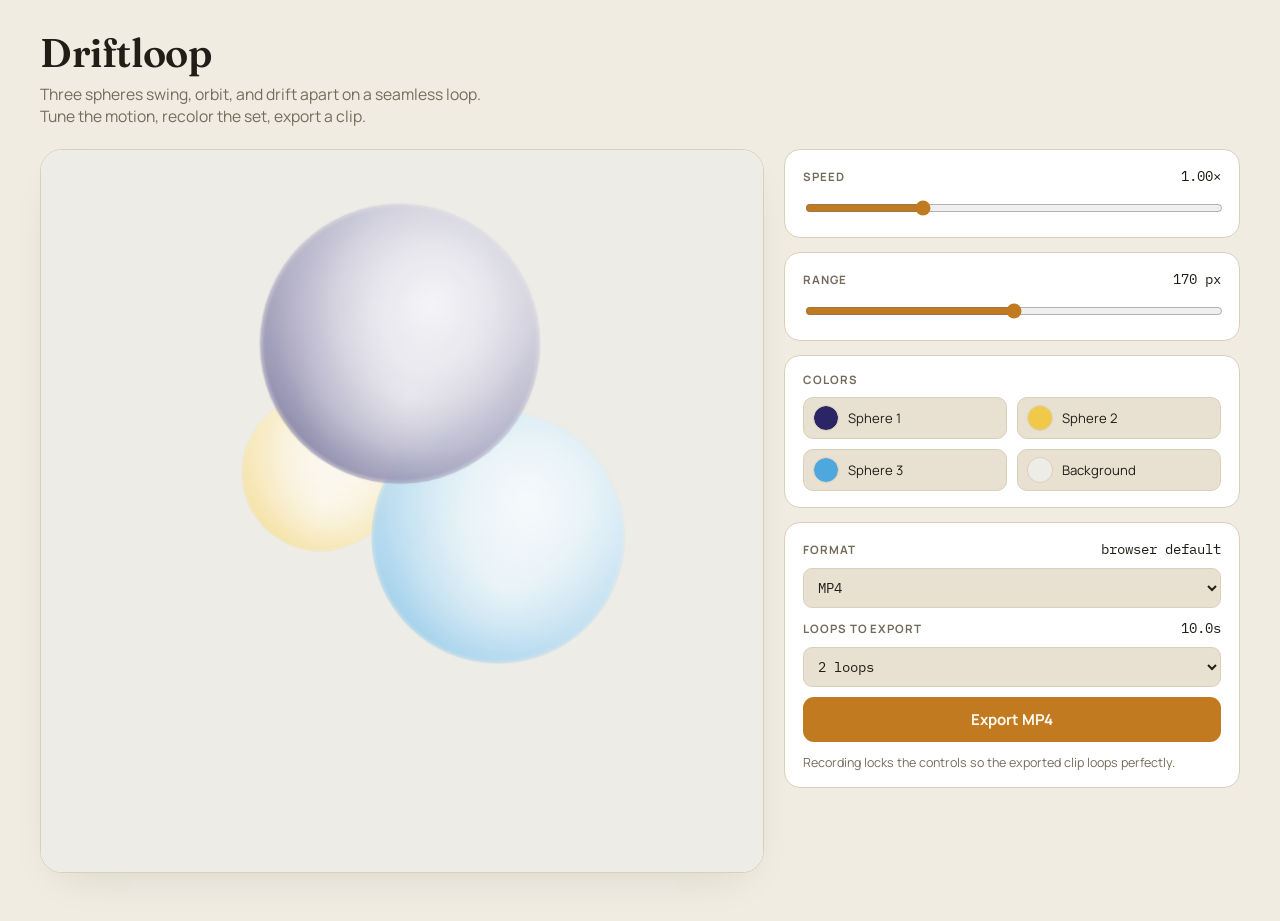
<file: Triana/Orbs/index.html>
<!DOCTYPE html>
<html lang="en">
<head>
<meta charset="utf-8">
<meta name="viewport" content="width=device-width, initial-scale=1">
<title>Driftloop</title>
<meta name="description" content="A looping orb animation tool — tune speed and range, recolor each sphere, and export a seamless video loop.">
<link rel="preconnect" href="https://fonts.googleapis.com">
<link rel="stylesheet" href="https://fonts.googleapis.com/css2?family=Fraunces:opsz,wght@9..144,440;9..144,600;9..144,700&family=Manrope:wght@400;500;600;700&family=IBM+Plex+Mono:wght@400;500&display=swap">
<style>
  html { color-scheme: light dark; }
  body { margin: 0; font-size: 14px; }
  img { max-width: 100%; }
  [hidden] { display: none !important; }

  :root {
    --bg: #f0ece2;
    --surface: #ffffff;
    --surface-2: #e8e1d1;
    --border: #d9d0ba;
    --text: #211e17;
    --text-dim: #746c5b;
    --accent: #c17a20;
    --accent-strong: #a4670f;
    --accent-text: #fffaf0;
    --shadow: rgba(33, 28, 16, 0.14);
    --focus: #a4670f;
  }

  @media (prefers-color-scheme: dark) {
    :root:not([data-theme="light"]) {
      --bg: #16140f;
      --surface: #201c14;
      --surface-2: #2a2418;
      --border: #3c3421;
      --text: #f1ecdf;
      --text-dim: #a89c81;
      --accent: #e2a53f;
      --accent-strong: #f0b957;
      --accent-text: #211a0a;
      --shadow: rgba(0, 0, 0, 0.45);
      --focus: #e2a53f;
    }
  }

  :root[data-theme="dark"] {
    --bg: #16140f;
    --surface: #201c14;
    --surface-2: #2a2418;
    --border: #3c3421;
    --text: #f1ecdf;
    --text-dim: #a89c81;
    --accent: #e2a53f;
    --accent-strong: #f0b957;
    --accent-text: #211a0a;
    --shadow: rgba(0, 0, 0, 0.45);
    --focus: #e2a53f;
  }

  * { box-sizing: border-box; }

  body {
    background: var(--bg);
    color: var(--text);
    font-family: "Manrope", ui-sans-serif, system-ui, sans-serif;
    padding: 28px 20px 48px;
    min-height: 100vh;
  }

  .app {
    max-width: 1200px;
    margin: 0 auto;
    display: flex;
    flex-direction: column;
    gap: 22px;
  }

  header {
    display: flex;
    flex-direction: column;
    gap: 6px;
  }

  h1 {
    font-family: "Fraunces", Georgia, serif;
    font-optical-sizing: auto;
    font-weight: 600;
    font-size: clamp(1.7rem, 1.3rem + 1.6vw, 2.5rem);
    letter-spacing: -0.01em;
    margin: 0;
    text-wrap: balance;
  }

  .tagline {
    margin: 0;
    color: var(--text-dim);
    font-size: 0.98rem;
    max-width: 46ch;
  }

  main {
    display: grid;
    grid-template-columns: minmax(0, 1.35fr) minmax(260px, 0.85fr);
    gap: 20px;
    align-items: start;
  }

  @media (max-width: 760px) {
    main { grid-template-columns: 1fr; }
  }

  .stage-wrap {
    position: relative;
    width: 100%;
    aspect-ratio: 1 / 1;
    max-width: 780px;
    margin: 0 auto;
    border-radius: 22px;
    overflow: hidden;
    background: var(--surface);
    border: 1px solid var(--border);
    box-shadow: 0 18px 44px -22px var(--shadow);
  }

  canvas#stage {
    display: block;
    width: 100%;
    height: 100%;
  }

  .rec-badge {
    position: absolute;
    top: 14px;
    left: 14px;
    display: flex;
    align-items: center;
    gap: 7px;
    padding: 6px 12px 6px 10px;
    border-radius: 999px;
    background: rgba(20, 16, 8, 0.72);
    color: #fff4e0;
    font-family: "IBM Plex Mono", ui-monospace, monospace;
    font-size: 0.78rem;
    letter-spacing: 0.02em;
    backdrop-filter: blur(4px);
  }

  .rec-badge[hidden] { display: none; }

  .rec-badge .dot {
    width: 8px;
    height: 8px;
    border-radius: 50%;
    background: #ef4d4d;
  }

  @media (prefers-reduced-motion: no-preference) {
    .rec-badge .dot { animation: pulse 1.1s ease-in-out infinite; }
  }

  @keyframes pulse {
    0%, 100% { opacity: 1; }
    50% { opacity: 0.35; }
  }

  .rail {
    display: flex;
    flex-direction: column;
    gap: 14px;
  }

  .control-group {
    background: var(--surface);
    border: 1px solid var(--border);
    border-radius: 16px;
    padding: 16px 18px;
    display: flex;
    flex-direction: column;
    gap: 10px;
  }

  .control-row {
    display: flex;
    align-items: baseline;
    justify-content: space-between;
    gap: 10px;
  }

  .control-row label,
  .group-label {
    font-size: 0.72rem;
    font-weight: 700;
    text-transform: uppercase;
    letter-spacing: 0.08em;
    color: var(--text-dim);
  }

  output {
    font-family: "IBM Plex Mono", ui-monospace, monospace;
    font-variant-numeric: tabular-nums;
    font-size: 0.9rem;
    color: var(--text);
  }

  input[type="range"] {
    width: 100%;
    accent-color: var(--accent);
    height: 22px;
  }

  select {
    width: 100%;
    background: var(--surface-2);
    color: var(--text);
    border: 1px solid var(--border);
    border-radius: 9px;
    padding: 9px 10px;
    font-family: "IBM Plex Mono", ui-monospace, monospace;
    font-size: 0.88rem;
  }

  .swatch-row {
    display: grid;
    grid-template-columns: repeat(2, 1fr);
    gap: 10px;
  }

  .swatch {
    display: flex;
    align-items: center;
    gap: 9px;
    padding: 7px 9px;
    background: var(--surface-2);
    border: 1px solid var(--border);
    border-radius: 10px;
    cursor: pointer;
  }

  .swatch input[type="color"] {
    appearance: none;
    -webkit-appearance: none;
    width: 26px;
    height: 26px;
    border-radius: 50%;
    border: 1px solid var(--border);
    padding: 0;
    background: none;
    flex: none;
    cursor: pointer;
  }
  .swatch input[type="color"]::-webkit-color-swatch-wrapper { padding: 0; border-radius: 50%; }
  .swatch input[type="color"]::-webkit-color-swatch { border: none; border-radius: 50%; }
  .swatch input[type="color"]::-moz-color-swatch { border: none; border-radius: 50%; }

  .swatch span {
    font-size: 0.82rem;
    color: var(--text);
  }

  button#exportBtn {
    appearance: none;
    border: none;
    border-radius: 11px;
    padding: 12px 16px;
    background: var(--accent);
    color: var(--accent-text);
    font-family: "Manrope", sans-serif;
    font-weight: 700;
    font-size: 0.94rem;
    cursor: pointer;
  }
  button#exportBtn:hover:not(:disabled) { background: var(--accent-strong); }
  button#exportBtn:disabled { opacity: 0.55; cursor: default; }

  button#cancelBtn {
    appearance: none;
    border: 1px solid var(--border);
    border-radius: 11px;
    padding: 10px 16px;
    background: transparent;
    color: var(--text);
    font-family: "Manrope", sans-serif;
    font-weight: 600;
    font-size: 0.88rem;
    cursor: pointer;
  }

  @media (prefers-reduced-motion: no-preference) {
    button, input[type="color"], .swatch { transition: background 0.15s ease, opacity 0.15s ease; }
  }

  .hint {
    margin: 2px 0 0;
    font-size: 0.78rem;
    color: var(--text-dim);
    line-height: 1.4;
  }

  :focus-visible {
    outline: 2px solid var(--focus);
    outline-offset: 2px;
  }

  .sr-only {
    position: absolute;
    width: 1px; height: 1px;
    overflow: hidden;
    clip: rect(0 0 0 0);
    white-space: nowrap;
  }
</style>
</head>

<body>
<div class="app">
  <header>
    <h1>Driftloop</h1>
    <p class="tagline">Three spheres swing, orbit, and drift apart on a seamless loop. Tune the motion, recolor the set, export a clip.</p>
  </header>

  <main>
    <div class="stage-wrap">
      <canvas id="stage"></canvas>
      <div class="rec-badge" id="recBadge" hidden>
        <span class="dot"></span>
        <span id="recTime">0.0s</span> / <span id="recTotal">0.0s</span>
      </div>
    </div>

    <aside class="rail">
      <section class="control-group">
        <div class="control-row">
          <label for="speedSlider">Speed</label>
          <output id="speedValue" for="speedSlider">1.00×</output>
        </div>
        <input type="range" id="speedSlider" min="25" max="300" step="5" value="100">
      </section>

      <section class="control-group">
        <div class="control-row">
          <label for="rangeSlider">Range</label>
          <output id="rangeValue" for="rangeSlider">170 px</output>
        </div>
        <input type="range" id="rangeSlider" min="0" max="340" step="5" value="170">
      </section>

      <section class="control-group colors">
        <span class="group-label">Colors</span>
        <div class="swatch-row">
          <label class="swatch">
            <input type="color" id="colorA" value="#2b2566">
            <span>Sphere 1</span>
          </label>
          <label class="swatch">
            <input type="color" id="colorB" value="#f0c94a">
            <span>Sphere 2</span>
          </label>
          <label class="swatch">
            <input type="color" id="colorC" value="#4ea8de">
            <span>Sphere 3</span>
          </label>
          <label class="swatch">
            <input type="color" id="colorBg" value="#edece6">
            <span>Background</span>
          </label>
        </div>
      </section>

      <section class="control-group export">
        <div class="control-row">
          <label for="formatSelect">Format</label>
          <output id="formatNote" for="formatSelect">—</output>
        </div>
        <select id="formatSelect">
          <option value="mp4">MP4</option>
          <option value="webm">WebM</option>
        </select>

        <div class="control-row">
          <label for="loopsSelect">Loops to export</label>
          <output id="durationValue" for="loopsSelect">10.0s</output>
        </div>
        <select id="loopsSelect">
          <option value="1">1 loop</option>
          <option value="2" selected>2 loops</option>
          <option value="3">3 loops</option>
          <option value="4">4 loops</option>
          <option value="6">6 loops</option>
          <option value="8">8 loops</option>
        </select>
        <button id="exportBtn" type="button" disabled>Loading exporter…</button>
        <button id="cancelBtn" type="button" hidden>Cancel recording</button>
        <p class="hint" id="exportHint">Recording locks the controls so the exported clip loops perfectly.</p>
      </section>
    </aside>
  </main>
  <div class="sr-only" id="statusLive" aria-live="polite"></div>
</div>

<script>
(function () {
  "use strict";

  var canvas = document.getElementById("stage");
  var ctx = canvas.getContext("2d");
  var stageWrap = canvas.parentElement;
  var recBadge = document.getElementById("recBadge");
  var recTimeEl = document.getElementById("recTime");
  var recTotalEl = document.getElementById("recTotal");
  var statusLive = document.getElementById("statusLive");

  var speedSlider = document.getElementById("speedSlider");
  var speedValue = document.getElementById("speedValue");
  var rangeSlider = document.getElementById("rangeSlider");
  var rangeValue = document.getElementById("rangeValue");
  var loopsSelect = document.getElementById("loopsSelect");
  var durationValue = document.getElementById("durationValue");
  var formatSelect = document.getElementById("formatSelect");
  var formatNote = document.getElementById("formatNote");
  var exportBtn = document.getElementById("exportBtn");
  var cancelBtn = document.getElementById("cancelBtn");
  var exportHint = document.getElementById("exportHint");

  var colorInputs = {
    a: document.getElementById("colorA"),
    b: document.getElementById("colorB"),
    c: document.getElementById("colorC"),
    bg: document.getElementById("colorBg")
  };

  var railInputs = [speedSlider, rangeSlider, loopsSelect, formatSelect,
    colorInputs.a, colorInputs.b, colorInputs.c, colorInputs.bg];

  // ---- motion model -------------------------------------------------
  // Each sphere orbits the shared centroid at its own turn count and
  // direction while breathing in and out, with a second harmonic layered
  // on both the radius and the angle so the motion never repeats the
  // same shape twice within a cycle. Every frequency used is an integer
  // multiple of the base phase, so the whole thing still closes exactly
  // after one period — the export stays seamlessly loopable.
  // Each sphere circles a home point of its own, on a plane tilted by an
  // inclination and swung round by a node angle. The home points breathe
  // toward and away from the centre on staggered timing. Keeping the homes
  // apart is what makes them gather into a cluster instead of stacking:
  // orbits that all shared the origin put every sphere through the same
  // point, and whoever arrived nearest simply eclipsed the rest.
  var SPHERES = [
    { key: "a", radiusFrac: 0.175, home: [0.33, -0.94, 0.35], homeDist: 1.00,
      orbitRadius: 0.34, orbitTurns: 1, wobblePhase: 0.00, angleWobble: 0.55,
      inclination: 1.05, node: 0.35, breathePhase: -0.45 },
    { key: "b", radiusFrac: 0.135, home: [-0.60, -0.38, -0.55], homeDist: 0.78,
      orbitRadius: 0.42, orbitTurns: -1, wobblePhase: 2.15, angleWobble: 0.75,
      inclination: -1.28, node: 2.10, breathePhase: 0.00 },
    { key: "c", radiusFrac: 0.175, home: [0.23, 0.35, 0.45], homeDist: 0.66,
      orbitRadius: 0.37, orbitTurns: 2, wobblePhase: 4.25, angleWobble: 0.45,
      inclination: 0.95, node: 4.05, breathePhase: 0.45 }
  ];
  // How far in the homes are allowed to draw at their tightest. Below about
  // a third, the cluster collapses back into an eclipse.
  var CLUSTER_MIN = 0.35;
  var BREATHE_WOBBLE = 0.07;
  var FOCAL_REF = 620; // camera distance in reference units — near enough
                       // that depth reads as a ~1.4x swing in apparent size

  (function normalizeHomes() {
    for (var i = 0; i < SPHERES.length; i++) {
      var h = SPHERES[i].home;
      var m = Math.sqrt(h[0] * h[0] + h[1] * h[1] + h[2] * h[2]);
      SPHERES[i].home = [h[0] / m, h[1] / m, h[2] / m];
    }
  })();
  var REF_STAGE = 600;
  var BASE_PERIOD = 5; // seconds, at 1.00x speed
  // Opens on a balanced frame where the three sit at visibly different
  // depths and overlap, so the layering reads at a glance. A constant
  // offset doesn't touch the cycle length, so loops still close.
  var PHASE_OFFSET = 0.959;

  var state = {
    speed: 1.0,
    range: 170,
    colors: {
      a: colorInputs.a.value,
      b: colorInputs.b.value,
      c: colorInputs.c.value,
      bg: colorInputs.bg.value
    }
  };

  function currentPeriod() { return BASE_PERIOD / state.speed; }

  function refreshReadouts() {
    speedValue.textContent = state.speed.toFixed(2) + "×";
    rangeValue.textContent = state.range + " px";
    var loops = parseInt(loopsSelect.value, 10);
    durationValue.textContent = (currentPeriod() * loops).toFixed(1) + "s";
  }

  speedSlider.addEventListener("input", function () {
    state.speed = parseInt(speedSlider.value, 10) / 100;
    refreshReadouts();
  });
  rangeSlider.addEventListener("input", function () {
    state.range = parseInt(rangeSlider.value, 10);
    refreshReadouts();
  });
  loopsSelect.addEventListener("change", refreshReadouts);
  colorInputs.a.addEventListener("input", function () { state.colors.a = colorInputs.a.value; });
  colorInputs.b.addEventListener("input", function () { state.colors.b = colorInputs.b.value; });
  colorInputs.c.addEventListener("input", function () { state.colors.c = colorInputs.c.value; });
  colorInputs.bg.addEventListener("input", function () { state.colors.bg = colorInputs.bg.value; });

  refreshReadouts();

  // ---- canvas sizing --------------------------------------------------
  var cssW = 0, cssH = 0, spriteDpr = 1;

  function fitCanvas() {
    var rect = stageWrap.getBoundingClientRect();
    var dpr = Math.min(window.devicePixelRatio || 1, 2);
    spriteDpr = dpr;
    cssW = rect.width;
    cssH = rect.height;
    canvas.width = Math.max(1, Math.round(cssW * dpr));
    canvas.height = Math.max(1, Math.round(cssH * dpr));
    ctx.setTransform(dpr, 0, 0, dpr, 0, 0);
  }

  fitCanvas();
  if (window.ResizeObserver) {
    new ResizeObserver(fitCanvas).observe(stageWrap);
  } else {
    window.addEventListener("resize", fitCanvas);
  }

  // ---- color mixing -----------------------------------------------
  function hexToRgb(hex) {
    hex = hex.replace("#", "");
    if (hex.length === 3) hex = hex.split("").map(function (c) { return c + c; }).join("");
    var num = parseInt(hex, 16);
    return [(num >> 16) & 255, (num >> 8) & 255, num & 255];
  }

  function mix(hex, targetHex, t) {
    var a = hexToRgb(hex), b = hexToRgb(targetHex);
    var r = Math.round(a[0] + (b[0] - a[0]) * t);
    var g = Math.round(a[1] + (b[1] - a[1]) * t);
    var bl = Math.round(a[2] + (b[2] - a[2]) * t);
    return "rgb(" + r + "," + g + "," + bl + ")";
  }

  // ---- sphere rendering ---------------------------------------------
  // A sphere's shading never changes as it moves, so each one is drawn
  // once into its own transparent layer and then blitted per frame. The
  // layer is also what makes the feathered silhouette possible: erasing
  // the rim would punch through the background on the shared canvas.
  var SPRITE_PAD = 2;
  var spriteCanvases = [];
  var spriteKeys = [];

  function makeSphereSprite(r, hex, dpr) {
    var span = r + SPRITE_PAD;
    var c = document.createElement("canvas");
    c.width = Math.max(1, Math.ceil(span * 2 * dpr));
    c.height = c.width;
    var g = c.getContext("2d");
    g.scale(dpr, dpr);
    var cx = span, cy = span;

    // Body — light enters from the upper right, so the tint stays washed
    // out there and gathers into the lower-left rim. Offsetting the
    // gradient origin (rather than shading concentrically) is what keeps
    // it reading as a lit volume instead of a printed disc.
    var ox = cx + r * 0.24, oy = cy - r * 0.28;
    var body = g.createRadialGradient(ox, oy, r * 0.02, ox, oy, r * 1.37);
    body.addColorStop(0.00, mix(hex, "#ffffff", 0.94));
    body.addColorStop(0.30, mix(hex, "#ffffff", 0.87));
    body.addColorStop(0.50, mix(hex, "#ffffff", 0.79));
    body.addColorStop(0.75, mix(hex, "#ffffff", 0.64));
    body.addColorStop(0.92, mix(hex, "#ffffff", 0.50));
    body.addColorStop(1.00, mix(hex, "#ffffff", 0.42));
    g.beginPath();
    g.arc(cx, cy, r, 0, Math.PI * 2);
    g.fillStyle = body;
    g.fill();

    g.save();
    g.beginPath();
    g.arc(cx, cy, r, 0, Math.PI * 2);
    g.clip();

    // Light pooling low in the body, the way it does inside frosted glass.
    var bx = cx + r * 0.05, by = cy + r * 0.38;
    var bloom = g.createRadialGradient(bx, by, 0, bx, by, r * 0.80);
    bloom.addColorStop(0, "rgba(255,255,255,0.44)");
    bloom.addColorStop(0.55, "rgba(255,255,255,0.15)");
    bloom.addColorStop(1, "rgba(255,255,255,0)");
    g.fillStyle = bloom;
    g.fillRect(cx - r, cy - r, r * 2, r * 2);

    // A whisper of sheen on the lit shoulder — enough to read as glass.
    var sx = cx + r * 0.20, sy = cy - r * 0.34;
    var sheen = g.createRadialGradient(sx, sy, 0, sx, sy, r * 0.85);
    sheen.addColorStop(0, "rgba(255,255,255,0.20)");
    sheen.addColorStop(1, "rgba(255,255,255,0)");
    g.fillStyle = sheen;
    g.fillRect(cx - r, cy - r, r * 2, r * 2);
    g.restore();

    // Feathered silhouette: a glass edge falls away, it doesn't cut.
    g.globalCompositeOperation = "destination-out";
    var feather = g.createRadialGradient(cx, cy, r * 0.88, cx, cy, r);
    feather.addColorStop(0, "rgba(0,0,0,0)");
    feather.addColorStop(0.7, "rgba(0,0,0,0.04)");
    feather.addColorStop(1, "rgba(0,0,0,0.5)");
    g.fillStyle = feather;
    g.fillRect(0, 0, span * 2, span * 2);

    return c;
  }

  function sphereSprite(index, r, hex) {
    var key = hex + "|" + r + "|" + spriteDpr;
    if (spriteKeys[index] !== key) {
      spriteCanvases[index] = makeSphereSprite(r, hex, spriteDpr);
      spriteKeys[index] = key;
    }
    return spriteCanvases[index];
  }

  function spherePosition(sph, phase, rangePx) {
    // the together-and-apart sweep, offset per sphere so they don't all
    // draw in on the same beat
    var breathe = CLUSTER_MIN +
      (1 - CLUSTER_MIN) * (0.5 + 0.5 * Math.sin(phase + sph.breathePhase)) +
      BREATHE_WOBBLE * Math.sin(phase * 3 + sph.wobblePhase);

    var theta = sph.wobblePhase + sph.orbitTurns * phase +
      sph.angleWobble * Math.sin(phase * 2 + sph.wobblePhase);

    // the local orbit, traced flat then tilted into the scene
    var orbit = sph.orbitRadius * rangePx;
    var px = Math.cos(theta) * orbit;
    var py = Math.sin(theta) * orbit;
    var ci = Math.cos(sph.inclination), si = Math.sin(sph.inclination);
    var y1 = py * ci, z1 = py * si;
    var cn = Math.cos(sph.node), sn = Math.sin(sph.node);

    var hd = sph.homeDist * rangePx * breathe;
    return {
      x: sph.home[0] * hd + px * cn + z1 * sn,
      y: sph.home[1] * hd + y1,
      z: sph.home[2] * hd - px * sn + z1 * cn
    };
  }

  function perspective(z, focal) {
    return focal / Math.max(focal * 0.25, focal - z);
  }

  // Perspective makes reach impossible to solve in closed form, so walk the
  // cycle once and measure it. Also yields each sphere's largest on-screen
  // radius, which is the size its sprite gets drawn at — everything nearer
  // the back is a cheap downscale of that same bitmap.
  var layoutCache = { key: "", fit: 1, maxRadius: [], kMin: 1, kMax: 1 };

  function layoutFor(S, rangePx) {
    var key = Math.round(S) + "|" + Math.round(rangePx * 10);
    if (layoutCache.key === key) return layoutCache;

    var focal = FOCAL_REF * (S / REF_STAGE);
    var worst = 0, kMin = Infinity, kMax = 0;
    var maxR = [];
    var i;
    for (i = 0; i < SPHERES.length; i++) maxR[i] = 0;

    for (var step = 0; step < 720; step++) {
      var p = (step / 720) * Math.PI * 2;
      for (i = 0; i < SPHERES.length; i++) {
        var sph = SPHERES[i];
        var w = spherePosition(sph, p, rangePx);
        var k = perspective(w.z, focal);
        var sr = S * sph.radiusFrac * k;
        var reach = Math.sqrt(w.x * w.x + w.y * w.y) * k + sr;
        if (reach > worst) worst = reach;
        if (sr > maxR[i]) maxR[i] = sr;
        if (k < kMin) kMin = k;
        if (k > kMax) kMax = k;
      }
    }

    var safe = S * 0.48;
    var fit = worst > safe ? safe / worst : 1;
    for (i = 0; i < SPHERES.length; i++) {
      maxR[i] = Math.max(4, Math.round(maxR[i] * fit));
    }
    layoutCache.key = key;
    layoutCache.fit = fit;
    layoutCache.maxRadius = maxR;
    layoutCache.kMin = kMin;
    layoutCache.kMax = kMax;
    return layoutCache;
  }

  function draw(elapsedSec) {
    if (cssW === 0) return;
    ctx.clearRect(0, 0, cssW, cssH);
    ctx.fillStyle = state.colors.bg;
    ctx.fillRect(0, 0, cssW, cssH);

    var S = Math.min(cssW, cssH);
    var cx0 = cssW / 2, cy0 = cssH / 2;
    var omega = (2 * Math.PI / BASE_PERIOD) * state.speed;
    var phase = elapsedSec * omega + PHASE_OFFSET;
    var rangePx = state.range * (S / REF_STAGE);
    var layout = layoutFor(S, rangePx);
    var focal = FOCAL_REF * (S / REF_STAGE);
    var kSpread = layout.kMax - layout.kMin;

    var order = [];
    for (var i = 0; i < SPHERES.length; i++) {
      var sph = SPHERES[i];
      var w = spherePosition(sph, phase, rangePx);
      var k = perspective(w.z, focal);
      order.push({
        index: i,
        z: w.z,
        x: cx0 + w.x * k * layout.fit,
        y: cy0 + w.y * k * layout.fit,
        radius: S * sph.radiusFrac * k * layout.fit,
        depth: kSpread > 0 ? (k - layout.kMin) / kSpread : 1
      });
    }
    // Farthest first — whichever sphere is nearest the camera lands on top.
    order.sort(function (m, n) { return m.z - n.z; });

    for (var d = 0; d < order.length; d++) {
      var item = order[d];
      var maxR = layout.maxRadius[item.index];
      var sprite = sphereSprite(item.index, maxR, state.colors[SPHERES[item.index].key]);
      var span = (maxR + SPRITE_PAD) * (item.radius / maxR);
      // A touch of haze on the far ones; the near one stays fully present.
      ctx.globalAlpha = 0.84 + 0.16 * item.depth;
      ctx.drawImage(sprite, item.x - span, item.y - span, span * 2, span * 2);
    }
    ctx.globalAlpha = 1;
  }

  // ---- animation loop ----------------------------------------------
  var startTime = performance.now();
  var recording = false;
  var recStartTime = 0;
  var recTargetMs = 0;

  function tick(now) {
    var elapsedSec = (now - startTime) / 1000;
    draw(elapsedSec);
    if (recording) {
      var recElapsed = (now - recStartTime) / 1000;
      recTimeEl.textContent = Math.min(recElapsed, recTargetMs / 1000).toFixed(1) + "s";
    }
    requestAnimationFrame(tick);
  }
  requestAnimationFrame(tick);

  // ---- export via downloads capability ------------------------------
  var downloadsCap = null;
  var downloadsReady = false;

  function setRailDisabled(disabled) {
    railInputs.forEach(function (el) { el.disabled = disabled; });
  }

  // Inside the Claude artifact viewer the sandbox blocks downloads a page
  // starts itself, so saving has to go through the host. Served as an
  // ordinary page there is no host — and no sandbox — so a blob link works.
  function nativeSave(request) {
    var blob = request.data instanceof Blob ? request.data : new Blob([request.data]);
    var url = URL.createObjectURL(blob);
    var link = document.createElement("a");
    link.href = url;
    link.download = request.filename;
    document.body.appendChild(link);
    link.click();
    link.remove();
    setTimeout(function () { URL.revokeObjectURL(url); }, 10000);
    return Promise.resolve({ status: "saved" });
  }

  function initDownloads() {
    function settle(cap) {
      downloadsCap = cap || null;
      downloadsReady = true;
      if (!downloadsCap) exportHint.textContent = "This view can't offer file downloads.";
      updateExportButton();
    }
    if (!window.claude || typeof window.claude.use !== "function") {
      settle({ save: nativeSave });
      return;
    }
    window.claude.use("downloads").then(settle).catch(function () { settle(null); });
  }

  // H.264 first: it's the MP4 every editor and phone will open. Browsers
  // built without it still mux MP4 using VP9 or AV1, which is a real .mp4
  // but not one every app reads — hence the caveat after saving.
  var FORMATS = {
    mp4: {
      label: "MP4",
      ext: "mp4",
      candidates: [
        "video/mp4;codecs=avc1.640028",
        "video/mp4;codecs=avc1.42E01E",
        "video/mp4;codecs=avc1",
        "video/mp4;codecs=h264",
        "video/mp4"
      ]
    },
    webm: {
      label: "WebM",
      ext: "webm",
      candidates: [
        "video/webm;codecs=vp9",
        "video/webm;codecs=vp8",
        "video/webm"
      ]
    }
  };

  function supportedMime(formatKey) {
    if (!window.MediaRecorder) return null;
    var list = FORMATS[formatKey].candidates;
    for (var i = 0; i < list.length; i++) {
      if (MediaRecorder.isTypeSupported(list[i])) return list[i];
    }
    return null;
  }

  // null when the browser accepted a bare container and picked for itself.
  function codecLabel(mimeType) {
    if (mimeType.indexOf("avc1") !== -1 || mimeType.indexOf("h264") !== -1) return "H.264";
    if (mimeType.indexOf("av01") !== -1) return "AV1";
    if (mimeType.indexOf("vp9") !== -1) return "VP9";
    if (mimeType.indexOf("vp8") !== -1) return "VP8";
    return null;
  }

  function updateExportButton() {
    if (recording) return;
    var format = FORMATS[formatSelect.value];
    if (!downloadsReady) {
      exportBtn.disabled = true;
      exportBtn.textContent = "Loading exporter…";
    } else if (!downloadsCap) {
      exportBtn.disabled = true;
      exportBtn.textContent = "Export unavailable here";
    } else if (!supportedMime(formatSelect.value)) {
      exportBtn.disabled = true;
      exportBtn.textContent = format.label + " unavailable here";
    } else {
      exportBtn.disabled = false;
      exportBtn.textContent = "Export " + format.label;
    }
  }

  function refreshFormat() {
    var mime = supportedMime(formatSelect.value);
    formatNote.textContent = mime ? (codecLabel(mime) || "browser default") : "unavailable";
    updateExportButton();
  }

  formatSelect.addEventListener("change", refreshFormat);

  (function initFormats() {
    var mp4Ok = !!supportedMime("mp4");
    var webmOk = !!supportedMime("webm");
    formatSelect.querySelector('option[value="mp4"]').disabled = !mp4Ok;
    formatSelect.querySelector('option[value="webm"]').disabled = !webmOk;
    if (!mp4Ok && webmOk) formatSelect.value = "webm";
    refreshFormat();
  })();

  initDownloads();

  var activeRecorder = null;
  var activeStream = null;
  var cancelled = false;

  exportBtn.addEventListener("click", function () {
    if (recording) return;
    if (!downloadsCap) {
      exportHint.textContent = "This view can't offer file downloads.";
      return;
    }
    if (!window.MediaRecorder) {
      exportHint.textContent = "This browser can't record video.";
      return;
    }
    var format = FORMATS[formatSelect.value];
    var mimeType = supportedMime(formatSelect.value);
    if (!mimeType) {
      exportHint.textContent = format.label + " recording isn't supported in this browser — try the other format.";
      return;
    }

    var loops = parseInt(loopsSelect.value, 10);
    var period = currentPeriod();
    recTargetMs = period * loops * 1000;

    var stream = canvas.captureStream(60);
    activeStream = stream;
    var chunks = [];
    var recorder;
    try {
      recorder = new MediaRecorder(stream, { mimeType: mimeType, videoBitsPerSecond: 6000000 });
    } catch (e) {
      exportHint.textContent = "Couldn't start the recorder in this browser.";
      return;
    }
    activeRecorder = recorder;
    cancelled = false;

    recorder.ondataavailable = function (e) {
      if (e.data && e.data.size) chunks.push(e.data);
    };

    recorder.onstop = function () {
      stream.getTracks().forEach(function (t) { t.stop(); });
      recording = false;
      setRailDisabled(false);
      recBadge.hidden = true;
      cancelBtn.hidden = true;
      updateExportButton();

      if (cancelled) {
        exportHint.textContent = "Recording cancelled.";
        statusLive.textContent = "Recording cancelled.";
        return;
      }

      var blob = new Blob(chunks, { type: mimeType.split(";")[0] });
      exportHint.textContent = "Saving…";
      downloadsCap.save({ filename: "driftloop." + format.ext, data: blob }).then(function () {
        var codec = codecLabel(mimeType);
        var saved = "Saved as " + format.label + ".";
        if (format.ext === "mp4" && codec !== "H.264") {
          saved += " This browser has no H.264, so the MP4 uses " +
            (codec || "its default codec") +
            " — export WebM instead if an app won't open it.";
        }
        exportHint.textContent = saved;
        statusLive.textContent = "Video saved.";
      }).catch(function (err) {
        var code = err && err.code;
        if (code === "declined") {
          exportHint.textContent = "Save cancelled.";
        } else if (code === "rate_limited") {
          exportHint.textContent = "Too many recent prompts — try again shortly.";
        } else {
          exportHint.textContent = "Couldn't save the video in this view.";
        }
        statusLive.textContent = exportHint.textContent;
      });
    };

    recording = true;
    setRailDisabled(true);
    exportBtn.disabled = true;
    exportBtn.textContent = "Recording…";
    cancelBtn.hidden = false;
    recBadge.hidden = false;
    recTotalEl.textContent = (recTargetMs / 1000).toFixed(1) + "s";
    recTimeEl.textContent = "0.0s";
    exportHint.textContent = "Recording — don't resize the window.";
    statusLive.textContent = "Recording started.";

    recStartTime = performance.now();
    recorder.start();
    setTimeout(function () {
      if (recorder.state !== "inactive") recorder.stop();
    }, recTargetMs);
  });

  cancelBtn.addEventListener("click", function () {
    if (!recording || !activeRecorder) return;
    cancelled = true;
    if (activeRecorder.state !== "inactive") activeRecorder.stop();
  });
})();
</script>
</body>
</html>
</file>
<file: Phaseshift/Atom Generator/style.css>
:root {
  color-scheme: dark;
  --bg: #000;
  --fg: #ffffff;
  --dim: #8a8a8a;
  --line: #2a2a2a;
  --mono: 'JetBrains Mono', 'IBM Plex Mono', 'SF Mono', Menlo, Consolas, monospace;
}

* { box-sizing: border-box; }

html, body {
  margin: 0;
  height: 100%;
  background: var(--bg);
  color: var(--fg);
  font-family: var(--mono);
}

.topbar {
  display: flex;
  align-items: center;
  justify-content: space-between;
  gap: 24px;
  padding: 14px 20px;
  border-bottom: 1px solid var(--line);
  flex-wrap: wrap;
}

.brand {
  font-size: 12px;
  letter-spacing: 0.25em;
  color: var(--fg);
  white-space: nowrap;
}
.brand span { color: var(--dim); margin: 0 6px; }

.bg-picker {
  display: flex;
  align-items: center;
  gap: 8px;
  font-size: 11px;
  letter-spacing: 0.1em;
  color: var(--dim);
  text-transform: uppercase;
  cursor: pointer;
  white-space: nowrap;
}

.bg-picker input[type="color"] {
  width: 28px;
  height: 20px;
  padding: 0;
  border: 1px solid var(--line);
  background: transparent;
  cursor: pointer;
}

.tabs {
  display: flex;
  gap: 4px;
  flex-wrap: wrap;
}

.tab {
  background: transparent;
  border: 1px solid var(--line);
  color: var(--dim);
  font-family: var(--mono);
  font-size: 11px;
  letter-spacing: 0.05em;
  padding: 8px 14px;
  cursor: pointer;
  transition: color 0.15s, border-color 0.15s;
}
.tab:hover { color: var(--fg); border-color: #555; }
.tab.active { color: #000; background: var(--fg); border-color: var(--fg); }

.layout {
  display: grid;
  grid-template-columns: 1fr 300px;
  height: calc(100vh - 53px);
}

.stage {
  position: relative;
  min-width: 0;
  background: var(--bg);
  border-right: 1px solid var(--line);
}
.stage canvas { display: block; width: 100%; height: 100%; }

.panel {
  display: flex;
  flex-direction: column;
  min-height: 0;
}

.panel-header {
  display: flex;
  align-items: center;
  justify-content: space-between;
  padding: 14px 16px;
  border-bottom: 1px solid var(--line);
  font-size: 11px;
  letter-spacing: 0.15em;
  text-transform: uppercase;
  color: var(--dim);
}

#reset-btn {
  background: transparent;
  border: 1px solid var(--line);
  color: var(--fg);
  font-family: var(--mono);
  font-size: 11px;
  padding: 4px 10px;
  cursor: pointer;
}
#reset-btn:hover { border-color: var(--fg); }

.panel-body {
  padding: 12px 16px 24px;
  overflow-y: auto;
  flex: 1;
}

.control {
  margin-bottom: 16px;
}

.control-row {
  display: flex;
  justify-content: space-between;
  align-items: baseline;
  font-size: 11px;
  color: var(--dim);
  margin-bottom: 6px;
  letter-spacing: 0.03em;
}

.control-row .value { color: var(--fg); font-variant-numeric: tabular-nums; }

input[type="range"] {
  -webkit-appearance: none;
  width: 100%;
  height: 2px;
  background: var(--line);
  outline: none;
}
input[type="range"]::-webkit-slider-thumb {
  -webkit-appearance: none;
  width: 11px;
  height: 11px;
  border-radius: 50%;
  background: var(--fg);
  cursor: pointer;
}
input[type="range"]::-moz-range-thumb {
  width: 11px;
  height: 11px;
  border: none;
  border-radius: 50%;
  background: var(--fg);
  cursor: pointer;
}

.control-group-heading {
  font-size: 11px;
  letter-spacing: 0.15em;
  text-transform: uppercase;
  color: var(--dim);
  margin: 4px 0 14px;
  padding-top: 14px;
  border-top: 1px solid var(--line);
}

.image-control-actions {
  display: flex;
  gap: 8px;
}

.file-btn {
  flex: 1;
  text-align: center;
  background: transparent;
  border: 1px solid var(--line);
  color: var(--fg);
  font-family: var(--mono);
  font-size: 11px;
  padding: 6px 10px;
  cursor: pointer;
}
.file-btn:hover { border-color: var(--fg); }

.reset-image-btn {
  background: transparent;
  border: 1px solid var(--line);
  color: var(--dim);
  font-family: var(--mono);
  font-size: 11px;
  padding: 6px 10px;
  cursor: pointer;
}
.reset-image-btn:hover { border-color: var(--fg); color: var(--fg); }

.checkbox-row {
  display: flex;
  align-items: center;
  justify-content: space-between;
  font-size: 11px;
  color: var(--dim);
}
input[type="checkbox"] {
  accent-color: var(--fg);
  width: 14px;
  height: 14px;
}

.control input[type="text"],
.control textarea {
  width: 100%;
  background: transparent;
  border: 1px solid var(--line);
  color: var(--fg);
  font-family: var(--mono);
  font-size: 12px;
  padding: 6px 8px;
  resize: vertical;
}
.control input[type="text"]:focus,
.control textarea:focus {
  outline: none;
  border-color: var(--fg);
}

.color-row {
  display: flex;
  align-items: center;
  justify-content: space-between;
  font-size: 11px;
  color: var(--dim);
}
.color-row input[type="color"] {
  width: 32px;
  height: 20px;
  padding: 0;
  border: 1px solid var(--line);
  background: transparent;
  cursor: pointer;
}

/* --- Material Card animation (DOM overlay, not canvas-drawn) --- */

.material-overlay {
  position: absolute;
  inset: 0;
  display: none;
  align-items: center;
  justify-content: center;
  padding: 24px;
  overflow: auto;
  z-index: 2;
}
.material-overlay.active { display: flex; }

.material-stage {
  display: flex;
  flex-direction: column;
  align-items: center;
  gap: 22px;
  width: 100%;
  max-width: 420px;
}

.material-tabs {
  display: flex;
  border: 1px solid var(--fg);
  border-radius: 999px;
  overflow: hidden;
}
.material-tabs button {
  border: none;
  background: none;
  font-family: var(--mono);
  font-size: 11px;
  letter-spacing: 0.04em;
  padding: 8px 15px;
  color: var(--dim);
  cursor: pointer;
  border-right: 1px solid var(--line);
  transition: background 0.25s ease, color 0.25s ease;
}
.material-tabs button:last-child { border-right: none; }
.material-tabs button.active { background: var(--fg); color: #000; }

.material-card {
  width: 100%;
  border: 1px solid var(--fg);
  padding: 26px 24px 20px;
}

.material-card-head {
  display: flex;
  justify-content: space-between;
  align-items: baseline;
  margin-bottom: 26px;
  gap: 12px;
}
.material-card-head h2 {
  font-size: 13px;
  font-weight: 600;
  letter-spacing: 0.08em;
  text-transform: uppercase;
  margin: 0;
}
.material-card-state {
  font-size: 11px;
  color: var(--dim);
  text-transform: uppercase;
  letter-spacing: 0.05em;
  white-space: nowrap;
}
.material-card-state .dots {
  display: inline-block;
  width: 1.4em;
  text-align: left;
}

.material-row { margin-bottom: 22px; }
.material-row:last-child { margin-bottom: 0; }
.material-row-label {
  font-size: 12px;
  letter-spacing: 0.02em;
  margin-bottom: 9px;
  color: var(--fg);
}

.material-row-main {
  display: flex;
  align-items: center;
  gap: 10px;
}

.material-bar-track {
  position: relative;
  flex: 1;
  height: 6px;
  background: var(--line);
  border-radius: 3px;
}
.material-band {
  position: absolute;
  top: 0;
  height: 100%;
  background: rgba(255, 255, 255, 0.1);
  border-left: 1px solid rgba(255, 255, 255, 0.4);
  border-right: 1px solid rgba(255, 255, 255, 0.4);
}
.material-bar-fill {
  position: absolute;
  left: 0;
  top: 0;
  height: 100%;
  border-radius: 3px;
  background: var(--fg);
  width: 0%;
  transition: width 0.5s ease, background 0.3s ease;
}
.material-bar-fill.hidden { display: none; }

/* Diagonal hash scrolling across the bar while its property is being
   tested — stops once the tick appears. */
.material-bar-fill.testing-active {
  background-image: repeating-linear-gradient(
    -45deg,
    rgba(0, 0, 0, 0.4) 0, rgba(0, 0, 0, 0.4) 3px,
    transparent 3px, transparent 8px
  );
  background-size: 200% 200%;
  animation: material-hash-scroll 0.7s linear infinite;
}
@keyframes material-hash-scroll {
  from { background-position: 0 0; }
  to { background-position: 16px 0; }
}

.material-tick {
  flex: none;
  display: flex;
  align-items: center;
  justify-content: center;
  width: 16px;
  height: 16px;
  border-radius: 50%;
  opacity: 0;
  transform: scale(0.6);
  transition: opacity 0.25s ease, transform 0.25s ease, background-color 0.3s ease;
}
.material-tick.visible {
  opacity: 1;
  transform: scale(1);
}

.material-caption {
  font-size: 11px;
  color: var(--dim);
  text-align: center;
  max-width: 380px;
  line-height: 1.5;
}

@media (max-width: 760px) {
  .layout { grid-template-columns: 1fr; grid-template-rows: 52vh 1fr; height: auto; min-height: calc(100vh - 53px); }
  .stage { border-right: none; border-bottom: 1px solid var(--line); }
}
</file>
